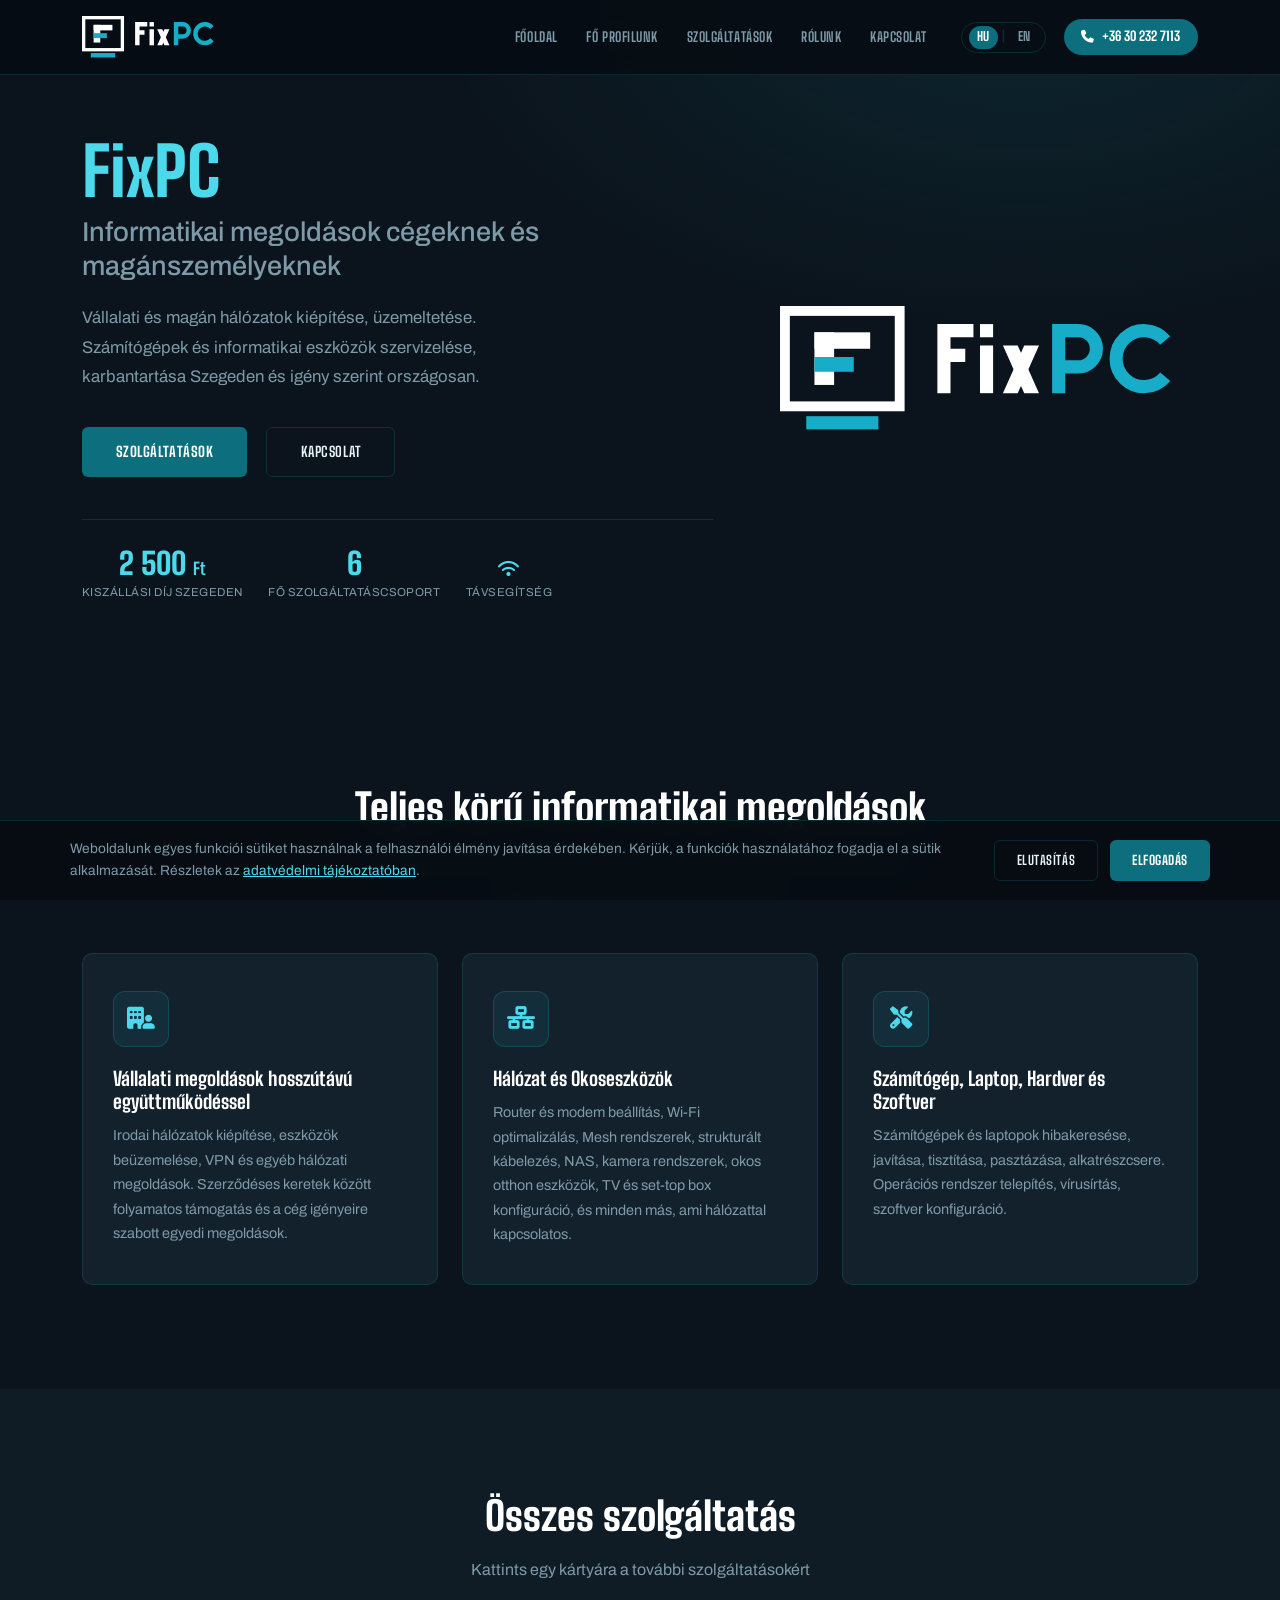
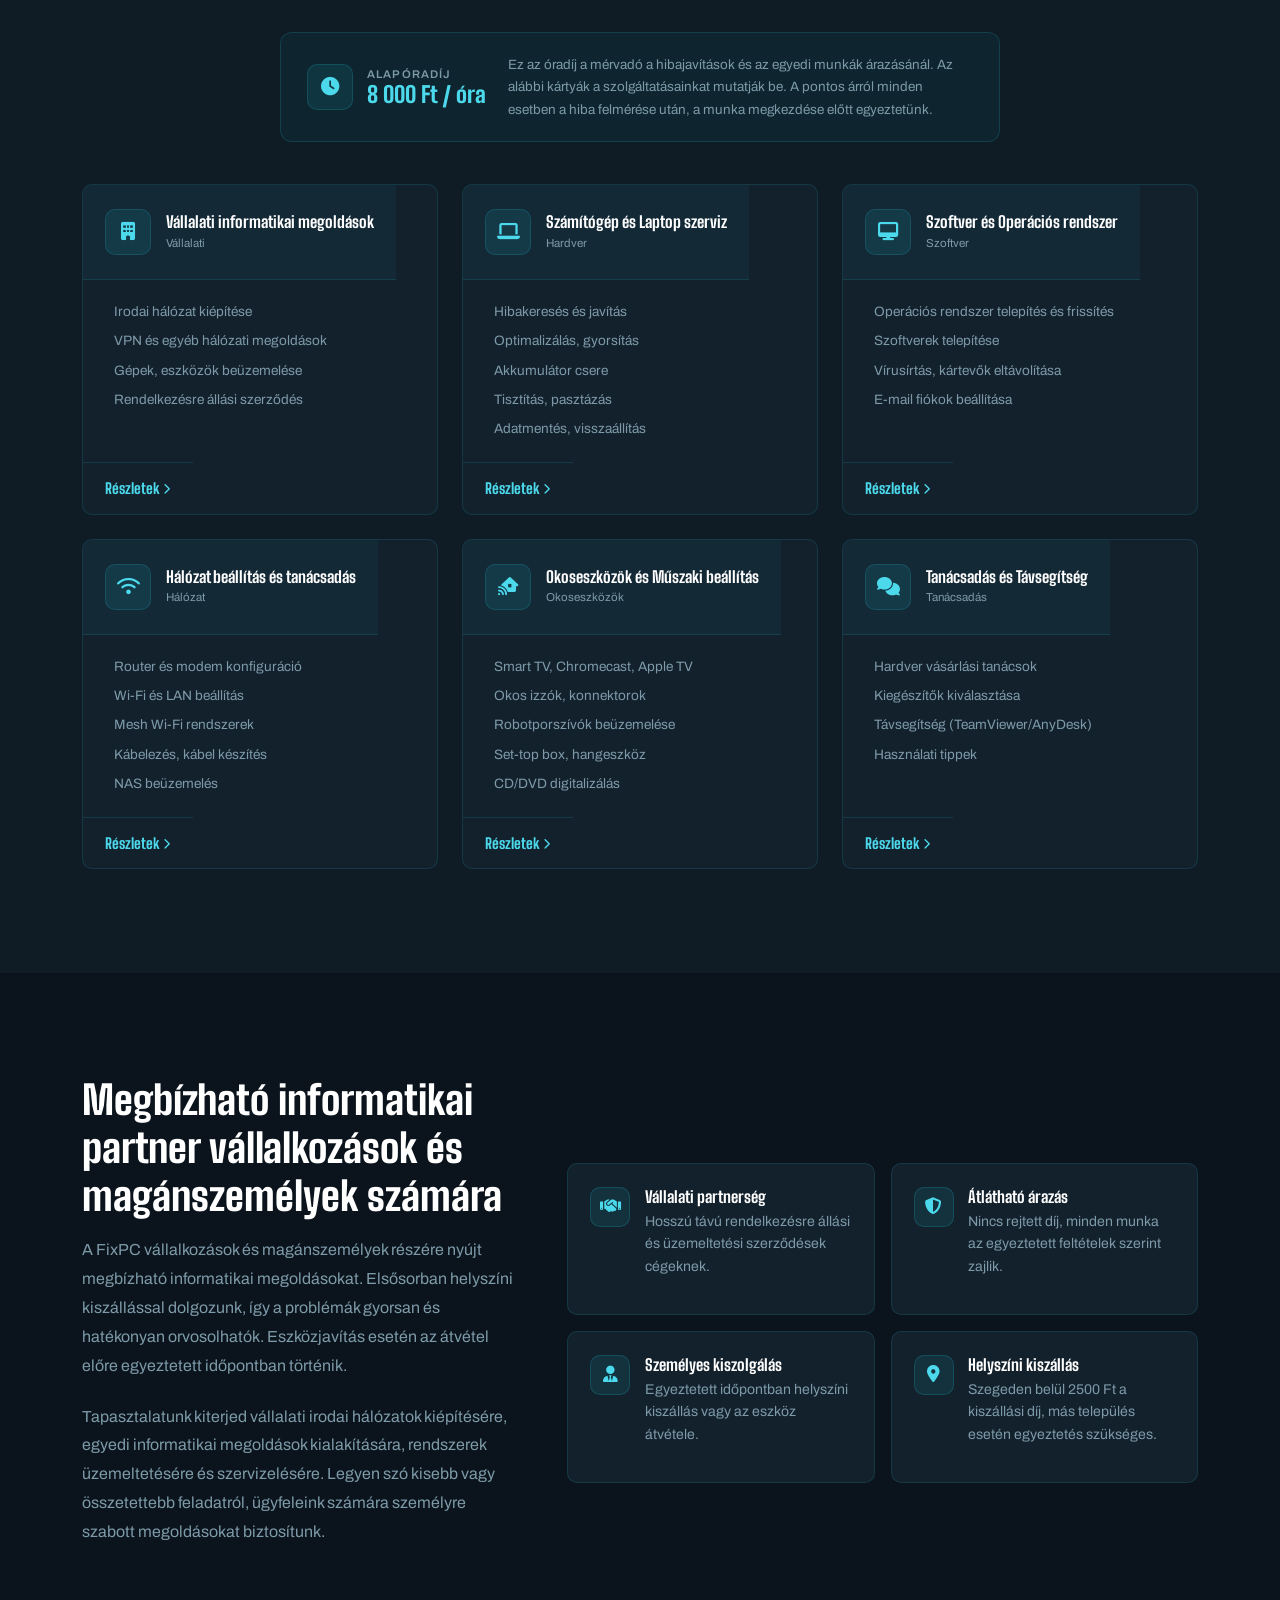
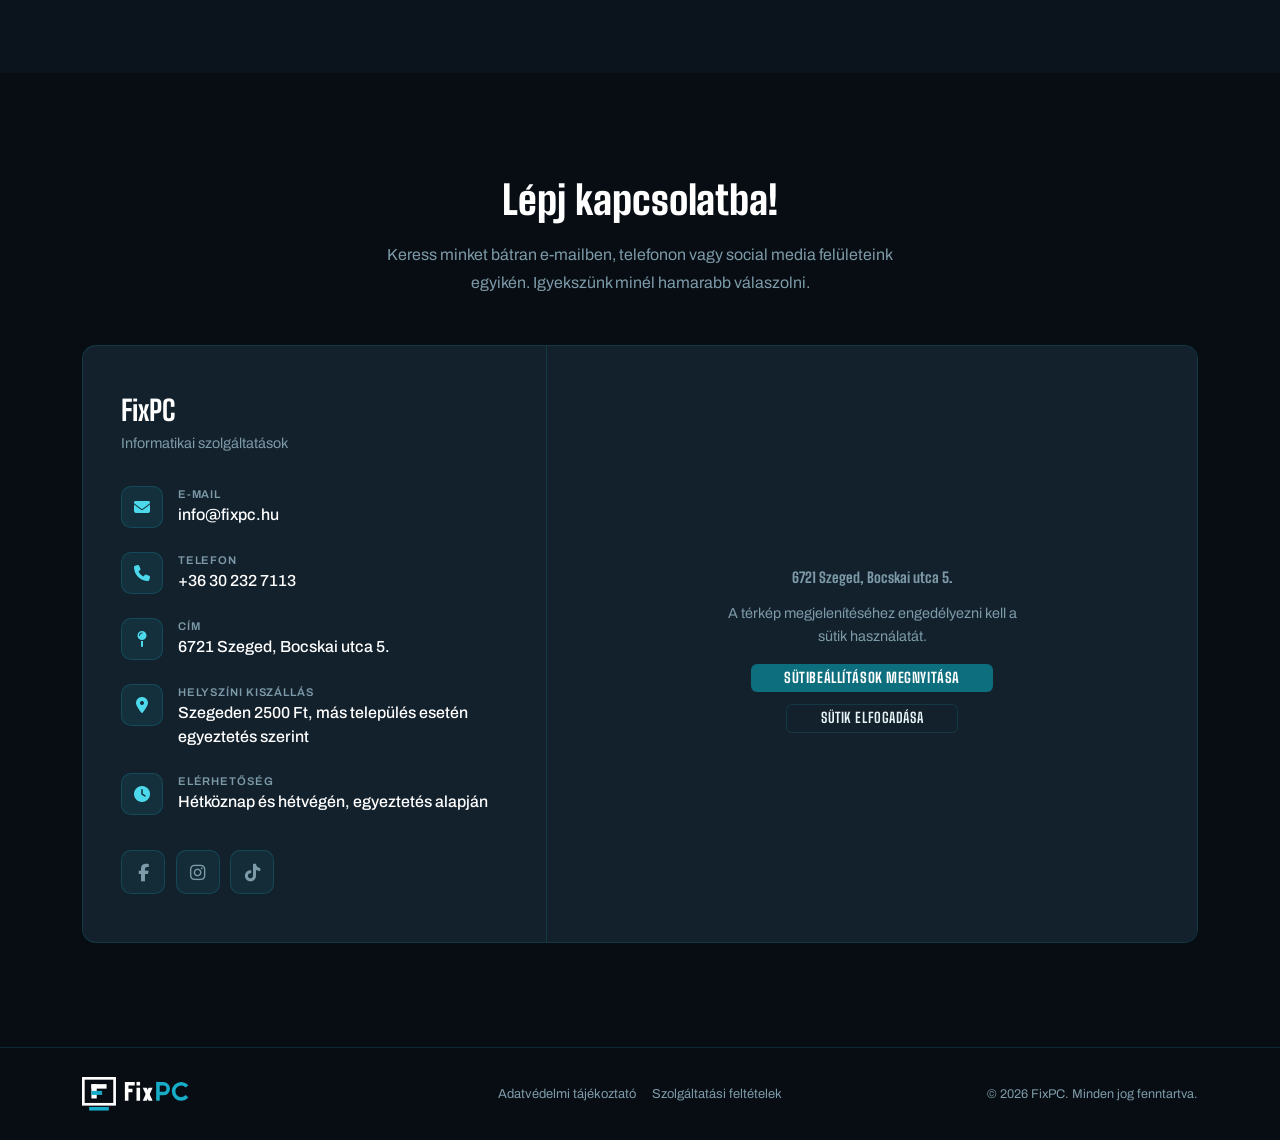
<file: index.html>
<!DOCTYPE html>
<html lang="hu">
<head>
    <meta charset="utf-8" />
    <meta name="viewport" content="width=device-width, initial-scale=1, shrink-to-fit=no" />
    <meta name="description" content="Számítógép és laptop szerviz, hálózati beállítás és IT tanácsadás magánszemélyeknek Szegeden, valamint vállalati informatikai megoldások, céges hálózatkiépítés és rendelkezésre állási szerződés cégeknek. Kiszállás Szegeden, egyeztetés alapján országosan is." />
    <meta name="keywords" content="számítógép szerviz Szeged, laptop javítás Szeged, hálózat kiépítés Szeged, IT szolgáltatás Szeged, vállalati informatikai megoldások, IT szolgáltatás cégeknek, céges hálózat kiépítés, IT support vállalkozásoknak, vállalati IT partner Szeged, okoseszköz beüzemelés, informatikai tanácsadás, távsegítség" />
    <meta name="robots" content="index, follow" />
    <meta name="author" content="FixPC" />
    <title>FixPC – IT Szolgáltatás Magánszemélyeknek és Cégeknek | Szeged</title>
    <link rel="canonical" href="https://fixpc.hu/" />
    <link rel="alternate" hreflang="hu" href="https://fixpc.hu/" />
    <link rel="alternate" hreflang="en" href="https://fixpc.hu/index-en.html" />
    <link rel="alternate" hreflang="x-default" href="https://fixpc.hu/" />

    <meta property="og:type" content="website" />
    <meta property="og:site_name" content="FixPC" />
    <meta property="og:locale" content="hu_HU" />
    <meta property="og:locale:alternate" content="en_US" />
    <meta property="og:title" content="FixPC – IT Szolgáltatás Magánszemélyeknek és Cégeknek | Szeged" />
    <meta property="og:description" content="Számítógép és laptop szerviz, hálózati beállítás és IT tanácsadás magánszemélyeknek Szegeden, valamint vállalati informatikai megoldások, céges hálózatkiépítés és rendelkezésre állási szerződés cégeknek." />
    <meta property="og:url" content="https://fixpc.hu/" />
    <meta property="og:image" content="https://fixpc.hu/assets/img/fixpc-og.png" />
    <meta name="twitter:card" content="summary_large_image" />
    <meta name="twitter:title" content="FixPC – IT Szolgáltatás Magánszemélyeknek és Cégeknek | Szeged" />
    <meta name="twitter:description" content="Számítógép és laptop szerviz, hálózati beállítás, IT tanácsadás és vállalati informatikai megoldások Szegeden." />
    <meta name="twitter:image" content="https://fixpc.hu/assets/img/fixpc-og.png" />

    <link rel="icon" type="image/x-icon" href="/favicon.ico" />
    <!-- Minden eszköz helyben tárolva – nincs külső CDN-kérés -->
    <link rel="preload" href="assets/fonts/BigShoulders-800-latin.woff2" as="font" type="font/woff2" crossorigin />
    <link rel="preload" href="assets/fonts/BigShoulders-800-latinext.woff2" as="font" type="font/woff2" crossorigin />
    <link rel="preload" href="assets/fonts/Archivo-400-latin.woff2" as="font" type="font/woff2" crossorigin />
    <link rel="preload" href="assets/fonts/Archivo-400-latinext.woff2" as="font" type="font/woff2" crossorigin />
    <link rel="stylesheet" href="vendor/bootstrap.min.css" />
    <link rel="stylesheet" href="css/fonts.css" />
    <link rel="stylesheet" href="css/fontawesome.css" />
    <link rel="stylesheet" href="css/style.css" />
    <script type="application/ld+json">
    {
        "@context": "https://schema.org",
        "@type": ["LocalBusiness", "ProfessionalService"],
        "@id": "https://fixpc.hu/#business",
        "name": "FixPC",
        "legalName": "FixPC - Szerencsés Attila e.v.",
        "description": "Számítógép és laptop szerviz, hálózati beállítás és IT tanácsadás magánszemélyeknek, valamint vállalati informatikai megoldások és céges hálózatkiépítés cégeknek Szegeden.",
        "image": "https://fixpc.hu/assets/img/fixpc-og.png",
        "logo": "https://fixpc.hu/assets/img/logo.png",
        "url": "https://fixpc.hu/",
        "telephone": "+36302327113",
        "email": "info@fixpc.hu",
        "priceRange": "8000 Ft/óra",
        "address": {
            "@type": "PostalAddress",
            "streetAddress": "Bocskai utca 5.",
            "addressLocality": "Szeged",
            "postalCode": "6721",
            "addressCountry": "HU"
        },
        "geo": {
            "@type": "GeoCoordinates",
            "latitude": 46.25757378015459,
            "longitude": 20.14565387673573
        },
        "areaServed": [
            { "@type": "City", "name": "Szeged" },
            { "@type": "Country", "name": "Magyarország" }
        ],
        "sameAs": [
            "https://www.facebook.com/FixPCSzeged/",
            "https://www.instagram.com/fixpchungary",
            "https://www.tiktok.com/@fixpchungary"
        ],
        "hasOfferCatalog": {
            "@type": "OfferCatalog",
            "name": "Szolgáltatások",
            "itemListElement": [
                { "@type": "Offer", "itemOffered": { "@type": "Service", "name": "Vállalati informatikai megoldások", "audience": { "@type": "BusinessAudience", "name": "Cégek, vállalkozások" } } },
                { "@type": "Offer", "itemOffered": { "@type": "Service", "name": "Céges hálózat kiépítés és VPN konfiguráció", "audience": { "@type": "BusinessAudience", "name": "Cégek, vállalkozások" } } },
                { "@type": "Offer", "itemOffered": { "@type": "Service", "name": "Számítógép és Laptop szerviz" } },
                { "@type": "Offer", "itemOffered": { "@type": "Service", "name": "Szoftver és Operációs rendszer telepítés" } },
                { "@type": "Offer", "itemOffered": { "@type": "Service", "name": "Hálózat beállítás és Wi-Fi optimalizálás" } },
                { "@type": "Offer", "itemOffered": { "@type": "Service", "name": "Okoseszközök és okosotthon beüzemelés" } },
                { "@type": "Offer", "itemOffered": { "@type": "Service", "name": "IT tanácsadás és távsegítség" } }
            ]
        }
    }
    </script>
</head>
<body id="page-top">
<!-- Refined-original direction: the site's original dark teal/cyan look, kept close to what was already working, with the AI-generic tells (animated grid background, generic template cards, overused default fonts) removed. Motion is intentionally minimal: a floating hero logo and standard hover feedback are the only animation. See DESIGN.md. -->

<!-- ══════════════ NAVBAR ══════════════ -->
<nav class="navbar navbar-expand-lg fixed-top" id="mainNav">
    <div class="container">
        <a class="navbar-brand" href="#page-top">
            <img src="assets/img/logo.svg" class="brand-mark" alt="FixPC" />
        </a>
        <button class="navbar-toggler" type="button" data-bs-toggle="collapse" data-bs-target="#navResp" aria-controls="navResp" aria-expanded="false" aria-label="Navigáció">
            <i class="fas fa-bars" aria-hidden="true"></i>
        </button>
        <div class="collapse navbar-collapse" id="navResp">
            <ul class="navbar-nav ms-auto py-4 py-lg-0 align-items-lg-center">
                <li class="nav-item"><a class="nav-link" href="#page-top">Főoldal</a></li>
                <li class="nav-item"><a class="nav-link" href="#services">Fő profilunk</a></li>
                <li class="nav-item"><a class="nav-link" href="#portfolio">Szolgáltatások</a></li>
                <li class="nav-item"><a class="nav-link" href="#about">Rólunk</a></li>
                <li class="nav-item"><a class="nav-link" href="#contact">Kapcsolat</a></li>
                <li class="nav-item ms-lg-2">
                    <div class="lang-toggle">
                        <a href="index.html" class="active" aria-current="true">HU</a>
                        <span>|</span>
                        <a href="index-en.html">EN</a>
                    </div>
                </li>
                <li class="nav-item">
                    <a class="nav-cta" href="tel:+36302327113"><i class="fas fa-phone" aria-hidden="true"></i> +36 30 232 7113</a>
                </li>
            </ul>
        </div>
    </div>
</nav>

<!-- ══════════════ HERO ══════════════ -->
<section id="hero">
    <div class="container">
        <div class="row align-items-center g-4 g-lg-5">

            <div class="col-lg-7">
                <div class="hero-content">
                    <h1 class="hero-title">
                        <span class="hl">FixPC</span>
                        <span class="hero-tagline">Informatikai megoldások cégeknek és magánszemélyeknek</span>
                    </h1>

                    <p class="hero-sub">
                        Vállalati és magán hálózatok kiépítése, üzemeltetése. Számítógépek és
                        informatikai eszközök szervizelése, karbantartása Szegeden és igény szerint országosan.
                    </p>
                    <div>
                        <a class="btn-main" href="#portfolio">Szolgáltatások</a>
                        <a class="btn-out"  href="#contact">Kapcsolat</a>
                    </div>
                    <div class="hero-stats">
                        <div>
                            <div class="stat-num">2 500 <span class="stat-unit">Ft</span></div>
                            <div class="stat-lbl">Kiszállási díj Szegeden</div>
                        </div>
                        <a class="hero-stat-link" href="#portfolio">
                            <div class="stat-num">6</div>
                            <div class="stat-lbl">Fő szolgáltatáscsoport</div>
                        </a>
                        <div>
                            <div class="stat-num"><i class="fas fa-wifi stat-unit" aria-hidden="true"></i></div>
                            <div class="stat-lbl">Távsegítség</div>
                        </div>
                    </div>
                </div>
            </div>

            <div class="col-lg-5 hero-logo-wrap">
                <div class="hero-logo-halo" aria-hidden="true"></div>
                <img src="assets/img/logo.svg" class="hero-logo-img" alt="FixPC" />
            </div>

        </div>
    </div>
</section>

<!-- ══════════════ SERVICES (top 3) ══════════════ -->
<section class="sec sec-paper" id="services">
    <div class="container">
        <div class="text-center mb-5 fade-in">
            <h2 class="sec-title">Teljes körű informatikai megoldások</h2>
            <p class="sec-sub">Minden egy helyen, legyen szó akár egy számítógép, laptop szervizeléséről, vagy egy teljes irodai hálózat kiépítéséről.</p>
        </div>
        <div class="row g-4 svc-grid">
            <div class="col-lg-4 fade-in">
                <div class="svc-card">
                    <div class="svc-icon"><i class="fas fa-building-user" aria-hidden="true"></i></div>
                    <h3>Vállalati megoldások hosszútávú együttműködéssel</h3>
                    <p>Irodai hálózatok kiépítése, eszközök beüzemelése, VPN és egyéb hálózati megoldások. Szerződéses keretek között folyamatos támogatás és a cég igényeire szabott egyedi megoldások.</p>
                </div>
            </div>
            <div class="col-lg-4 fade-in">
                <div class="svc-card">
                    <div class="svc-icon"><i class="fas fa-network-wired" aria-hidden="true"></i></div>
                    <h3>Hálózat és Okoseszközök</h3>
                    <p>Router és modem beállítás, Wi-Fi optimalizálás, Mesh rendszerek, strukturált kábelezés, NAS, kamera rendszerek, okos otthon eszközök, TV és set-top box konfiguráció, és minden más, ami hálózattal kapcsolatos.</p>
                </div>
            </div>
            <div class="col-lg-4 fade-in">
                <div class="svc-card">
                    <div class="svc-icon"><i class="fas fa-screwdriver-wrench" aria-hidden="true"></i></div>
                    <h3>Számítógép, Laptop, Hardver és Szoftver</h3>
                    <p>Számítógépek és laptopok hibakeresése, javítása, tisztítása, pasztázása, alkatrészcsere. Operációs rendszer telepítés, vírusírtás, szoftver konfiguráció.</p>
                </div>
            </div>
        </div>
    </div>
</section>

<!-- ══════════════ PORTFOLIO / RÉSZLETES SZOLGÁLTATÁSOK ══════════════ -->
<section class="sec sec-deep" id="portfolio">
    <div class="container">
        <div class="text-center mb-5 fade-in">
            <h2 class="sec-title">Összes szolgáltatás</h2>
            <p class="sec-sub">Kattints egy kártyára a további szolgáltatásokért</p>
        </div>

        <div class="rate-box fade-in">
            <div class="rate-main">
                <i class="fas fa-clock" aria-hidden="true"></i>
                <div>
                    <div class="rate-lbl">Alap óradíj</div>
                    <div class="rate-val">8 000 Ft / óra</div>
                </div>
            </div>
            <p class="rate-note">
                Ez az óradíj a mérvadó a hibajavítások és az egyedi munkák árazásánál.
                Az alábbi kártyák a szolgáltatásainkat mutatják be. A pontos árról minden esetben
                a hiba felmérése után, a munka megkezdése előtt egyeztetünk.
            </p>
        </div>

        <div class="row g-4" id="portfolio-grid">

            <!-- ── Kártya 6: Vállalati ── -->
            <div class="col-lg-4 col-md-6 portfolio-item fade-in">
                <button type="button" class="p-card" data-bs-toggle="modal" data-bs-target="#m6">
                    <div class="p-card-head">
                        <div class="p-card-icon"><i class="fas fa-building" aria-hidden="true"></i></div>
                        <div>
                            <h3>Vállalati informatikai megoldások</h3>
                            <div class="cat">Vállalati</div>
                        </div>
                    </div>
                    <div class="p-card-body">
                        <ul>
                            <li><i class="fas fa-check" aria-hidden="true"></i>Irodai hálózat kiépítése</li>
                            <li><i class="fas fa-check" aria-hidden="true"></i>VPN és egyéb hálózati megoldások</li>
                            <li><i class="fas fa-check" aria-hidden="true"></i>Gépek, eszközök beüzemelése</li>
                            <li><i class="fas fa-check" aria-hidden="true"></i>Rendelkezésre állási szerződés</li>
                        </ul>
                    </div>
                    <div class="p-card-foot">
                        <span class="details-link">Részletek <i class="fas fa-chevron-right fa-xs" aria-hidden="true"></i></span>
                    </div>
                </button>
            </div>

            <!-- ── Kártya 1: Hardver szerviz ── -->
            <div class="col-lg-4 col-md-6 portfolio-item fade-in">
                <button type="button" class="p-card" data-bs-toggle="modal" data-bs-target="#m1">
                    <div class="p-card-head">
                        <div class="p-card-icon"><i class="fas fa-laptop" aria-hidden="true"></i></div>
                        <div>
                            <h3>Számítógép és Laptop szerviz</h3>
                            <div class="cat">Hardver</div>
                        </div>
                    </div>
                    <div class="p-card-body">
                        <ul>
                            <li><i class="fas fa-check" aria-hidden="true"></i>Hibakeresés és javítás</li>
                            <li><i class="fas fa-check" aria-hidden="true"></i>Optimalizálás, gyorsítás</li>
                            <li><i class="fas fa-check" aria-hidden="true"></i>Akkumulátor csere</li>
                            <li><i class="fas fa-check" aria-hidden="true"></i>Tisztítás, pasztázás</li>
                            <li><i class="fas fa-check" aria-hidden="true"></i>Adatmentés, visszaállítás</li>
                        </ul>
                    </div>
                    <div class="p-card-foot">
                        <span class="details-link">Részletek <i class="fas fa-chevron-right fa-xs" aria-hidden="true"></i></span>
                    </div>
                </button>
            </div>

            <!-- ── Kártya 2: Szoftver és Operációs rendszer ── -->
            <div class="col-lg-4 col-md-6 portfolio-item fade-in">
                <button type="button" class="p-card" data-bs-toggle="modal" data-bs-target="#m2">
                    <div class="p-card-head">
                        <div class="p-card-icon"><i class="fas fa-desktop" aria-hidden="true"></i></div>
                        <div>
                            <h3>Szoftver és Operációs rendszer</h3>
                            <div class="cat">Szoftver</div>
                        </div>
                    </div>
                    <div class="p-card-body">
                        <ul>
                            <li><i class="fas fa-check" aria-hidden="true"></i>Operációs rendszer telepítés és frissítés</li>
                            <li><i class="fas fa-check" aria-hidden="true"></i>Szoftverek telepítése</li>
                            <li><i class="fas fa-check" aria-hidden="true"></i>Vírusírtás, kártevők eltávolítása</li>
                            <li><i class="fas fa-check" aria-hidden="true"></i>E-mail fiókok beállítása</li>
                        </ul>
                    </div>
                    <div class="p-card-foot">
                        <span class="details-link">Részletek <i class="fas fa-chevron-right fa-xs" aria-hidden="true"></i></span>
                    </div>
                </button>
            </div>

            <!-- ── Kártya 3: Hálózat ── -->
            <div class="col-lg-4 col-md-6 portfolio-item fade-in">
                <button type="button" class="p-card" data-bs-toggle="modal" data-bs-target="#m3">
                    <div class="p-card-head">
                        <div class="p-card-icon"><i class="fas fa-wifi" aria-hidden="true"></i></div>
                        <div>
                            <h3>Hálózat beállítás és tanácsadás</h3>
                            <div class="cat">Hálózat</div>
                        </div>
                    </div>
                    <div class="p-card-body">
                        <ul>
                            <li><i class="fas fa-check" aria-hidden="true"></i>Router és modem konfiguráció</li>
                            <li><i class="fas fa-check" aria-hidden="true"></i>Wi-Fi és LAN beállítás</li>
                            <li><i class="fas fa-check" aria-hidden="true"></i>Mesh Wi-Fi rendszerek</li>
                            <li><i class="fas fa-check" aria-hidden="true"></i>Kábelezés, kábel készítés</li>
                            <li><i class="fas fa-check" aria-hidden="true"></i>NAS beüzemelés</li>
                        </ul>
                    </div>
                    <div class="p-card-foot">
                        <span class="details-link">Részletek <i class="fas fa-chevron-right fa-xs" aria-hidden="true"></i></span>
                    </div>
                </button>
            </div>

            <!-- ── Kártya 4: Okoseszközök ── -->
            <div class="col-lg-4 col-md-6 portfolio-item fade-in">
                <button type="button" class="p-card" data-bs-toggle="modal" data-bs-target="#m4">
                    <div class="p-card-head">
                        <div class="p-card-icon"><i class="fas fa-house-signal" aria-hidden="true"></i></div>
                        <div>
                            <h3>Okoseszközök és Műszaki beállítás</h3>
                            <div class="cat">Okoseszközök</div>
                        </div>
                    </div>
                    <div class="p-card-body">
                        <ul>
                            <li><i class="fas fa-check" aria-hidden="true"></i>Smart TV, Chromecast, Apple TV</li>
                            <li><i class="fas fa-check" aria-hidden="true"></i>Okos izzók, konnektorok</li>
                            <li><i class="fas fa-check" aria-hidden="true"></i>Robotporszívók beüzemelése</li>
                            <li><i class="fas fa-check" aria-hidden="true"></i>Set-top box, hangeszköz</li>
                            <li><i class="fas fa-check" aria-hidden="true"></i>CD/DVD digitalizálás</li>
                        </ul>
                    </div>
                    <div class="p-card-foot">
                        <span class="details-link">Részletek <i class="fas fa-chevron-right fa-xs" aria-hidden="true"></i></span>
                    </div>
                </button>
            </div>

            <!-- ── Kártya 5: Tanácsadás & Távsegítség ── -->
            <div class="col-lg-4 col-md-6 portfolio-item fade-in">
                <button type="button" class="p-card" data-bs-toggle="modal" data-bs-target="#m5">
                    <div class="p-card-head">
                        <div class="p-card-icon"><i class="fas fa-comments" aria-hidden="true"></i></div>
                        <div>
                            <h3>Tanácsadás és Távsegítség</h3>
                            <div class="cat">Tanácsadás</div>
                        </div>
                    </div>
                    <div class="p-card-body">
                        <ul>
                            <li><i class="fas fa-check" aria-hidden="true"></i>Hardver vásárlási tanácsok</li>
                            <li><i class="fas fa-check" aria-hidden="true"></i>Kiegészítők kiválasztása</li>
                            <li><i class="fas fa-check" aria-hidden="true"></i>Távsegítség (TeamViewer/AnyDesk)</li>
                            <li><i class="fas fa-check" aria-hidden="true"></i>Használati tippek</li>
                        </ul>
                    </div>
                    <div class="p-card-foot">
                        <span class="details-link">Részletek <i class="fas fa-chevron-right fa-xs" aria-hidden="true"></i></span>
                    </div>
                </button>
            </div>

        </div><!-- /portfolio-grid -->
    </div>
</section>

<!-- ══════════════ ABOUT / GARANCIÁK ══════════════ -->
<section class="sec sec-paper" id="about">
    <div class="container">
        <div class="row align-items-center g-5">
            <div class="col-lg-5 fade-in about-copy">
                <h2 class="sec-title">Megbízható informatikai partner vállalkozások és magánszemélyek számára</h2>
                <p>
                    A FixPC vállalkozások és magánszemélyek részére nyújt megbízható informatikai
                    megoldásokat. Elsősorban helyszíni kiszállással dolgozunk, így a problémák
                    gyorsan és hatékonyan orvosolhatók. Eszközjavítás esetén az átvétel előre
                    egyeztetett időpontban történik.
                </p>
                <p>
                    Tapasztalatunk kiterjed vállalati irodai hálózatok kiépítésére, egyedi informatikai
                    megoldások kialakítására, rendszerek üzemeltetésére és szervizelésére. Legyen szó
                    kisebb vagy összetettebb feladatról, ügyfeleink számára személyre szabott megoldásokat
                    biztosítunk.
                </p>
            </div>
            <div class="col-lg-7 fade-in">
                <div class="row g-3">
                    <div class="col-sm-6">
                        <div class="about-card">
                            <div class="check-badge"><i class="fas fa-handshake" aria-hidden="true"></i></div>
                            <div>
                                <h3>Vállalati partnerség</h3>
                                <p>Hosszú távú rendelkezésre állási és üzemeltetési szerződések cégeknek.</p>
                            </div>
                        </div>
                    </div>
                    <div class="col-sm-6">
                        <div class="about-card">
                            <div class="check-badge"><i class="fas fa-shield-halved" aria-hidden="true"></i></div>
                            <div>
                                <h3>Átlátható árazás</h3>
                                <p>Nincs rejtett díj, minden munka az egyeztetett feltételek szerint zajlik.</p>
                            </div>
                        </div>
                    </div>
                    <div class="col-sm-6">
                        <div class="about-card">
                            <div class="check-badge"><i class="fas fa-user-tie" aria-hidden="true"></i></div>
                            <div>
                                <h3>Személyes kiszolgálás</h3>
                                <p>Egyeztetett időpontban helyszíni kiszállás vagy az eszköz átvétele.</p>
                            </div>
                        </div>
                    </div>
                    <div class="col-sm-6">
                        <div class="about-card">
                            <div class="check-badge"><i class="fas fa-location-dot" aria-hidden="true"></i></div>
                            <div>
                                <h3>Helyszíni kiszállás</h3>
                                <p>Szegeden belül 2500 Ft a kiszállási díj, más település esetén egyeztetés szükséges.</p>
                            </div>
                        </div>
                    </div>
                </div>
            </div>
        </div>
    </div>
</section>

<!-- ══════════════ CONTACT ══════════════ -->
<section class="sec sec-night" id="contact">
    <div class="container">
        <div class="text-center mb-5 fade-in">
            <h2 class="sec-title">Lépj kapcsolatba!</h2>
            <p class="sec-sub">Keress minket bátran e-mailben, telefonon vagy social media felületeink egyikén. Igyekszünk minél hamarabb válaszolni.</p>
        </div>

        <div class="contact-wrap fade-in">
            <div class="row g-0">
                <!-- Bal panel -->
                <div class="col-lg-5">
                    <div class="c-panel-left h-100">
                        <h3>FixPC</h3>
                        <p class="c-sub">Informatikai szolgáltatások</p>

                        <div class="c-item">
                            <div class="c-icon"><i class="fas fa-envelope" aria-hidden="true"></i></div>
                            <div>
                                <div class="c-lbl">E-mail</div>
                                <div class="c-val"><a href="mailto:info@fixpc.hu">info@fixpc.hu</a></div>
                            </div>
                        </div>
                        <div class="c-item">
                            <div class="c-icon"><i class="fas fa-phone" aria-hidden="true"></i></div>
                            <div>
                                <div class="c-lbl">Telefon</div>
                                <div class="c-val"><a href="tel:+36302327113">+36 30 232 7113</a></div>
                            </div>
                        </div>
                        <div class="c-item">
                            <div class="c-icon"><i class="fas fa-map-pin" aria-hidden="true"></i></div>
                            <div>
                                <div class="c-lbl">Cím</div>
                                <div class="c-val">6721 Szeged, Bocskai utca 5.</div>
                            </div>
                        </div>
                        <div class="c-item">
                            <div class="c-icon"><i class="fas fa-location-dot" aria-hidden="true"></i></div>
                            <div>
                                <div class="c-lbl">Helyszíni kiszállás</div>
                                <div class="c-val">Szegeden 2500 Ft, más település esetén egyeztetés szerint</div>
                            </div>
                        </div>
                        <div class="c-item">
                            <div class="c-icon"><i class="fas fa-clock" aria-hidden="true"></i></div>
                            <div>
                                <div class="c-lbl">Elérhetőség</div>
                                <div class="c-val">Hétköznap és hétvégén, egyeztetés alapján</div>
                            </div>
                        </div>

                        <div class="social-row">
                            <a href="https://www.facebook.com/FixPCSzeged/" target="_blank" rel="noopener" class="soc-btn" title="Facebook" aria-label="FixPC Facebook oldala">
                                <i class="fab fa-facebook-f" aria-hidden="true"></i>
                            </a>
                            <a href="https://www.instagram.com/fixpchungary" target="_blank" rel="noopener" class="soc-btn" title="Instagram" aria-label="FixPC Instagram oldala">
                                <i class="fab fa-instagram" aria-hidden="true"></i>
                            </a>
                            <a href="https://www.tiktok.com/@fixpchungary" target="_blank" rel="noopener" class="soc-btn" title="TikTok" aria-label="FixPC TikTok oldala">
                                <i class="fab fa-tiktok" aria-hidden="true"></i>
                            </a>
                        </div>
                    </div>
                </div>
                <!-- Jobb panel -->
                <div class="col-lg-7">
                    <div class="c-panel-right c-panel-map h-100">
                        <div class="map-wrap">
                            <div class="map-consent" id="mapConsent">
                                <i class="fas fa-map-location-dot" aria-hidden="true"></i>
                                <p class="map-consent-address">6721 Szeged, Bocskai utca 5.</p>
                                <p>A térkép megjelenítéséhez engedélyezni kell a sütik használatát.</p>
                                <button type="button" class="btn-main" id="mapConsentBtn">Sütibeállítások megnyitása</button>
                                <button type="button" class="btn-out" id="mapConsentAcceptBtn">Sütik elfogadása</button>
                            </div>
                            <button type="button" class="map-wake" data-map-wake aria-label="Térkép aktiválása görgetéshez">
                                <i class="fas fa-location-dot" aria-hidden="true"></i>
                            </button>
                            <iframe
                                id="mapIframe"
                                data-src="https://www.google.com/maps/embed?pb=!1m18!1m12!1m3!1d2758.6304571776454!2d20.14565387673573!3d46.25757378015459!2m3!1f0!2f0!3f0!3m2!1i1024!2i768!4f13.1!3m3!1m2!1s0x4744880cb0ceeddf%3A0xbdc6b4c98947dcdf!2sSzeged%2C%20Bocskai%20u.%205%2C%206721!5e0!3m2!1shu!2shu!4v1785677727695!5m2!1shu!2shu"
                                title="FixPC, 6721 Szeged, Bocskai utca 5. térkép"
                                loading="lazy"
                                allowfullscreen
                                referrerpolicy="strict-origin-when-cross-origin"></iframe>
                        </div>
                    </div>
                </div>
            </div>
        </div>
    </div>
</section>

<!-- ══════════════ FOOTER ══════════════ -->
<footer>
    <div class="container">
        <div class="row align-items-center g-3">
            <div class="col-md-3 foot-logo">
                <a href="index.html" class="foot-logo">
                    <img src="assets/img/logo.svg" alt="FixPC" />
                </a>
            </div>
            <div class="col-md-6 text-center">
                <div class="foot-links justify-content-center d-flex flex-wrap gap-3">
                    <a href="privacy-policy.html">Adatvédelmi tájékoztató</a>
                    <a href="terms.html">Szolgáltatási feltételek</a>
                </div>
            </div>
            <div class="col-md-3 text-md-end">
                <div class="foot-copy">© <span id="year"></span> FixPC. Minden jog fenntartva.</div>
            </div>
        </div>
    </div>
</footer>

<!-- Mobil hívógomb -->
<a class="tap-call" href="tel:+36302327113" aria-label="Hívás: +36 30 232 7113">
    <i class="fas fa-phone" aria-hidden="true"></i>
</a>

<!-- ══════════════ COOKIE BANNER ══════════════ -->
<div class="consent-bar" id="consentBar" role="dialog" aria-live="polite" aria-label="Sütik kezelése">
    <div class="consent-bar-inner">
        <p>Weboldalunk egyes funkciói sütiket használnak a felhasználói élmény javítása érdekében. Kérjük, a funkciók használatához fogadja el a sütik alkalmazását. Részletek az <a href="privacy-policy.html">adatvédelmi tájékoztatóban</a>.</p>
        <div class="consent-bar-actions">
            <button type="button" class="btn-out" id="consentReject">Elutasítás</button>
            <button type="button" class="btn-main" id="consentAccept">Elfogadás</button>
        </div>
    </div>
</div>

<!-- ══════════════ MODALS ══════════════ -->

<!-- M1: Számítógép & Laptop szerviz -->
<div class="modal fade portfolio-modal" id="m1" tabindex="-1" aria-hidden="true" aria-labelledby="m1Title">
    <div class="modal-dialog modal-dialog-centered modal-dialog-scrollable">
        <div class="modal-content">
            <div class="modal-header">
                <div style="display:flex;align-items:center;gap:.9rem">
                    <div class="p-card-icon"><i class="fas fa-laptop" aria-hidden="true"></i></div>
                    <h2 class="modal-title" id="m1Title">Számítógép és Laptop szerviz</h2>
                </div>
                <button type="button" class="btn-close" data-bs-dismiss="modal" aria-label="Bezárás"></button>
            </div>
            <div class="modal-body">
                <p class="modal-intro">Teljes körű hardver szerviz számítógépekhez és laptopokhoz.</p>
                <div class="svc-group-label">Hibaelhárítás</div>
                <div class="svc-line">
                    <div class="svc-line-name"><i class="fas fa-magnifying-glass" aria-hidden="true"></i>Hibakeresés és diagnosztika</div>
                </div>
                <div class="svc-line">
                    <div class="svc-line-name"><i class="fas fa-wrench" aria-hidden="true"></i>Javítás</div>
                </div>
                <div class="svc-line">
                    <div class="svc-line-name"><i class="fas fa-gauge-high" aria-hidden="true"></i>Számítógép / laptop optimalizálása, gyorsítása</div>
                </div>
                <div class="svc-group-label">Karbantartás</div>
                <div class="svc-line">
                    <div class="svc-line-name"><i class="fas fa-battery-half" aria-hidden="true"></i>Laptop akkumulátor csere</div>
                </div>
                <div class="svc-line">
                    <div class="svc-line-name"><i class="fas fa-microchip" aria-hidden="true"></i>Hardver csere / bővítés (RAM, SSD stb.)</div>
                </div>
                <div class="svc-line">
                    <div class="svc-line-name"><i class="fas fa-broom" aria-hidden="true"></i>Belső tisztítás (por eltávolítás)</div>
                </div>
                <div class="svc-line">
                    <div class="svc-line-name"><i class="fas fa-temperature-half" aria-hidden="true"></i>Termikus paszta csere (pasztázás)</div>
                </div>
                <div class="svc-group-label">Adatmentés</div>
                <div class="svc-line">
                    <div class="svc-line-name"><i class="fas fa-hard-drive" aria-hidden="true"></i>Adatmentés (meglévő meghajtóról)</div>
                </div>
                <div class="svc-line">
                    <div class="svc-line-name"><i class="fas fa-rotate-left" aria-hidden="true"></i>Adatvisszaállítás (törölt / sérült)</div>
                </div>
                <div class="modal-callout">
                    <i class="fas fa-info-circle me-1" aria-hidden="true"></i>
                    <strong>Kiszállás Szegeden belül: 2 500 Ft.</strong> Alap óradíj: 8 000 Ft / óra, az alkatrészek ára ezen felül értendő. A pontos árról a hiba felmérése után, a munka megkezdése előtt egyeztetünk.
                </div>
                <a class="modal-contact-cta" href="#contact"><i class="fas fa-envelope" aria-hidden="true"></i>Kapcsolatfelvétel</a>
            </div>
        </div>
    </div>
</div>

<!-- M2: Szoftver és Operációs rendszer -->
<div class="modal fade portfolio-modal" id="m2" tabindex="-1" aria-hidden="true" aria-labelledby="m2Title">
    <div class="modal-dialog modal-dialog-centered modal-dialog-scrollable">
        <div class="modal-content">
            <div class="modal-header">
                <div style="display:flex;align-items:center;gap:.9rem">
                    <div class="p-card-icon"><i class="fas fa-desktop" aria-hidden="true"></i></div>
                    <h2 class="modal-title" id="m2Title">Szoftver és Operációs rendszer</h2>
                </div>
                <button type="button" class="btn-close" data-bs-dismiss="modal" aria-label="Bezárás"></button>
            </div>
            <div class="modal-body">
                <p class="modal-intro">Szoftver telepítéstől a vírusírtáson át az e-mail beállításig minden, Windows és Linux rendszereken egyaránt.</p>
                <div class="svc-line">
                    <div class="svc-line-name"><i class="fas fa-download" aria-hidden="true"></i>Operációs rendszer telepítés (Windows / Linux)</div>
                </div>
                <div class="svc-line">
                    <div class="svc-line-name"><i class="fas fa-arrow-up-right-dots" aria-hidden="true"></i>Operációs rendszer frissítés, migráció</div>
                </div>
                <div class="svc-line">
                    <div class="svc-line-name"><i class="fas fa-compact-disc" aria-hidden="true"></i>Szoftverek telepítése és beállítása (Office, böngésző stb.)</div>
                </div>
                <div class="svc-line">
                    <div class="svc-line-name"><i class="fas fa-shield-virus" aria-hidden="true"></i>Vírusírtás, kártevők teljes eltávolítása</div>
                </div>
                <div class="svc-line">
                    <div class="svc-line-name"><i class="fas fa-envelope-circle-check" aria-hidden="true"></i>E-mail fiók beállítása (Outlook, Gmail, IMAP/POP)</div>
                </div>
                <div class="modal-callout">
                    <i class="fas fa-info-circle me-1" aria-hidden="true"></i>
                    <strong>Kiszállás Szegeden belül: 2 500 Ft.</strong> Alap óradíj: 8 000 Ft / óra, az alkatrészek ára ezen felül értendő. A pontos árról a hiba felmérése után, a munka megkezdése előtt egyeztetünk.
                </div>
                <a class="modal-contact-cta" href="#contact"><i class="fas fa-envelope" aria-hidden="true"></i>Kapcsolatfelvétel</a>
            </div>
        </div>
    </div>
</div>

<!-- M3: Hálózat -->
<div class="modal fade portfolio-modal" id="m3" tabindex="-1" aria-hidden="true" aria-labelledby="m3Title">
    <div class="modal-dialog modal-dialog-centered modal-dialog-scrollable">
        <div class="modal-content">
            <div class="modal-header">
                <div style="display:flex;align-items:center;gap:.9rem">
                    <div class="p-card-icon"><i class="fas fa-wifi" aria-hidden="true"></i></div>
                    <h2 class="modal-title" id="m3Title">Hálózat beállítás és tanácsadás</h2>
                </div>
                <button type="button" class="btn-close" data-bs-dismiss="modal" aria-label="Bezárás"></button>
            </div>
            <div class="modal-body">
                <p class="modal-intro">Otthoni és irodai hálózatok tervezése, kiépítése és konfigurálása, az egyszerű router beállítástól a komplex Mesh rendszerig.</p>
                <div class="svc-group-label">Wi-Fi és lefedettség</div>
                <div class="svc-line">
                    <div class="svc-line-name"><i class="fas fa-tower-broadcast" aria-hidden="true"></i>Router / modem konfiguráció</div>
                </div>
                <div class="svc-line">
                    <div class="svc-line-name"><i class="fas fa-wifi" aria-hidden="true"></i>Wi-Fi optimalizálás, csatorna beállítás</div>
                </div>
                <div class="svc-line">
                    <div class="svc-line-name"><i class="fas fa-circle-nodes" aria-hidden="true"></i>Mesh Wi-Fi rendszer beüzemelése</div>
                </div>
                <div class="svc-line">
                    <div class="svc-line-name"><i class="fas fa-signal" aria-hidden="true"></i>Wi-Fi hatótáv növelése (repeater, access point)</div>
                </div>
                <div class="svc-group-label">Vezetékes hálózat</div>
                <div class="svc-line">
                    <div class="svc-line-name"><i class="fas fa-ethernet" aria-hidden="true"></i>LAN hálózat kiépítése</div>
                </div>
                <div class="svc-line">
                    <div class="svc-line-name"><i class="fas fa-cable-car" aria-hidden="true"></i>Kábelezés, UTP kábel készítés, elvezetés</div>
                </div>
                <div class="svc-group-label">Csatlakoztatott eszközök</div>
                <div class="svc-line">
                    <div class="svc-line-name"><i class="fas fa-plug" aria-hidden="true"></i>Nyomtató / okoseszköz hálózatra csatlakoztatása</div>
                </div>
                <div class="svc-line">
                    <div class="svc-line-name"><i class="fas fa-camera" aria-hidden="true"></i>Kamera rendszerhez hálózati beállítások</div>
                </div>
                <div class="svc-line">
                    <div class="svc-line-name"><i class="fas fa-server" aria-hidden="true"></i>NAS beüzemelés</div>
                </div>
                <div class="modal-callout">
                    <i class="fas fa-info-circle me-1" aria-hidden="true"></i>
                    <strong>Kiszállás Szegeden belül: 2 500 Ft.</strong> Alap óradíj: 8 000 Ft / óra, az alkatrészek ára ezen felül értendő. A pontos árról a hiba felmérése után, a munka megkezdése előtt egyeztetünk. Összetettebb hálózati projekteknél egyedi árajánlatot adunk.
                </div>
                <a class="modal-contact-cta" href="#contact"><i class="fas fa-envelope" aria-hidden="true"></i>Kapcsolatfelvétel</a>
            </div>
        </div>
    </div>
</div>

<!-- M4: Okoseszközök -->
<div class="modal fade portfolio-modal" id="m4" tabindex="-1" aria-hidden="true" aria-labelledby="m4Title">
    <div class="modal-dialog modal-dialog-centered modal-dialog-scrollable">
        <div class="modal-content">
            <div class="modal-header">
                <div style="display:flex;align-items:center;gap:.9rem">
                    <div class="p-card-icon"><i class="fas fa-house-signal" aria-hidden="true"></i></div>
                    <h2 class="modal-title" id="m4Title">Okoseszközök és Műszaki beállítások</h2>
                </div>
                <button type="button" class="btn-close" data-bs-dismiss="modal" aria-label="Bezárás"></button>
            </div>
            <div class="modal-body">
                <p class="modal-intro">Modern okoseszközök beüzemelése és konfigurálása, hogy minden a helyén legyen.</p>
                <div class="svc-group-label">Szórakoztató elektronika</div>
                <div class="svc-line">
                    <div class="svc-line-name"><i class="fas fa-tv" aria-hidden="true"></i>TV / Smart TV bekonfigurálás, alkalmazások beállítása</div>
                </div>
                <div class="svc-line">
                    <div class="svc-line-name"><i class="fas fa-satellite-dish" aria-hidden="true"></i>Set-top box, hangeszköz beállítás</div>
                </div>
                <div class="svc-line">
                    <div class="svc-line-name"><i class="fab fa-chromecast" style="font-size:.82rem" aria-hidden="true"></i>Chromecast / Apple TV / Android TV beállítás</div>
                </div>
                <div class="svc-line">
                    <div class="svc-line-name"><i class="fas fa-compact-disc" aria-hidden="true"></i>CD / DVD digitalizálás</div>
                </div>
                <div class="svc-group-label">Okosotthon</div>
                <div class="svc-line">
                    <div class="svc-line-name"><i class="fas fa-lightbulb" aria-hidden="true"></i>Okos izzók, okos konnektorok beüzemelése</div>
                </div>
                <div class="svc-line">
                    <div class="svc-line-name"><i class="fas fa-robot" aria-hidden="true"></i>Robotporszívó beüzemelése, térképezése</div>
                </div>
                <div class="svc-line">
                    <div class="svc-line-name"><i class="fas fa-home" aria-hidden="true"></i>Egyéb okoseszközök konfigurálása</div>
                </div>
                <div class="modal-callout">
                    <i class="fas fa-info-circle me-1" aria-hidden="true"></i>
                    <strong>Kiszállás Szegeden belül: 2 500 Ft.</strong> Alap óradíj: 8 000 Ft / óra, az alkatrészek ára ezen felül értendő. A pontos árról a hiba felmérése után, a munka megkezdése előtt egyeztetünk.
                </div>
                <a class="modal-contact-cta" href="#contact"><i class="fas fa-envelope" aria-hidden="true"></i>Kapcsolatfelvétel</a>
            </div>
        </div>
    </div>
</div>

<!-- M5: Tanácsadás & Távsegítség -->
<div class="modal fade portfolio-modal" id="m5" tabindex="-1" aria-hidden="true" aria-labelledby="m5Title">
    <div class="modal-dialog modal-dialog-centered modal-dialog-scrollable">
        <div class="modal-content">
            <div class="modal-header">
                <div style="display:flex;align-items:center;gap:.9rem">
                    <div class="p-card-icon"><i class="fas fa-comments" aria-hidden="true"></i></div>
                    <h2 class="modal-title" id="m5Title">Tanácsadás és Távsegítség</h2>
                </div>
                <button type="button" class="btn-close" data-bs-dismiss="modal" aria-label="Bezárás"></button>
            </div>
            <div class="modal-body">
                <p class="modal-intro">Vásárlás előtt állsz? Segítségre van szükséged? Szívesen segítünk megtalálni a számodra ideális megoldást.</p>
                <div class="svc-line">
                    <div class="svc-line-name"><i class="fas fa-laptop" aria-hidden="true"></i>Számítógép / laptop vásárlási tanácsadás</div>
                </div>
                <div class="svc-line">
                    <div class="svc-line-name"><i class="fas fa-memory" aria-hidden="true"></i>Hardver / kiegészítő kiválasztása (RAM, SSD, monitor stb.)</div>
                </div>
                <div class="svc-line">
                    <div class="svc-line-name"><i class="fas fa-lightbulb" aria-hidden="true"></i>Általános informatikai tippek, optimalizálás</div>
                </div>
                <div class="svc-line">
                    <div class="svc-line-name"><i class="fas fa-display" aria-hidden="true"></i>Távsegítség TeamViewer / AnyDesk segítségével</div>
                </div>
                <div class="modal-callout is-warning">
                    <div class="callout-flag"><i class="fas fa-exclamation-circle" aria-hidden="true"></i>Figyelem</div>
                    <strong>Távsegítség:</strong> Meglévő ügyfelek részére, vagy előzetes konzultáció után érhető el. Új ügyfeleknek először személyes vagy telefonos egyeztetést javaslunk.
                </div>
                <a class="modal-contact-cta" href="#contact"><i class="fas fa-envelope" aria-hidden="true"></i>Kapcsolatfelvétel</a>
            </div>
        </div>
    </div>
</div>

<!-- M6: Vállalati -->
<div class="modal fade portfolio-modal" id="m6" tabindex="-1" aria-hidden="true" aria-labelledby="m6Title">
    <div class="modal-dialog modal-dialog-centered modal-dialog-scrollable">
        <div class="modal-content">
            <div class="modal-header">
                <div style="display:flex;align-items:center;gap:.9rem">
                    <div class="p-card-icon"><i class="fas fa-building" aria-hidden="true"></i></div>
                    <h2 class="modal-title" id="m6Title">Vállalati informatikai megoldások</h2>
                </div>
                <button type="button" class="btn-close" data-bs-dismiss="modal" aria-label="Bezárás"></button>
            </div>
            <div class="modal-body">
                <p class="modal-intro">Komplex vállalati informatikai megoldásokat biztosítunk a tervezéstől a kivitelezésig. Szolgáltatásaink közé tartozik irodai hálózatok kiépítése, VPN-hozzáférések kialakítása, valamint informatikai eszközök üzembe helyezése.</p>
                <div class="svc-group-label">Hálózat és eszközök</div>
                <div class="svc-line">
                    <div class="svc-line-name"><i class="fas fa-network-wired" aria-hidden="true"></i>Irodai / ipari hálózat kiépítése</div>
                </div>
                <div class="svc-line">
                    <div class="svc-line-name"><i class="fas fa-shield-halved" aria-hidden="true"></i>VPN kiépítés és konfigurálás</div>
                </div>
                <div class="svc-line">
                    <div class="svc-line-name"><i class="fas fa-desktop" aria-hidden="true"></i>Számítógépek, munkaállomások beüzemelése</div>
                </div>
                <div class="svc-line">
                    <div class="svc-line-name"><i class="fas fa-print" aria-hidden="true"></i>Nyomtatók, multifunkciós eszközök beállítása</div>
                </div>
                <div class="svc-group-label">Szoftver és üzemeltetés</div>
                <div class="svc-line">
                    <div class="svc-line-name"><i class="fas fa-compact-disc" aria-hidden="true"></i>Szoftverek telepítése, licenckezelés</div>
                </div>
                <div class="svc-line">
                    <div class="svc-line-name"><i class="fas fa-handshake" aria-hidden="true"></i>Rendelkezésre állási szerződés (havi karbantartás)</div>
                </div>
                <div class="modal-callout">
                    <i class="fas fa-briefcase me-1" aria-hidden="true"></i>
                    Vállalati megrendeléseknél minden esetben <strong>személyes konzultáció</strong> után készítünk részletes, egyedi árajánlatot. Vedd fel velünk a kapcsolatot!
                </div>
                <a class="modal-contact-cta" href="#contact"><i class="fas fa-envelope" aria-hidden="true"></i>Kapcsolatfelvétel</a>
            </div>
        </div>
    </div>
</div>

<!-- Bootstrap JS -->
<script src="vendor/bootstrap.bundle.min.js"></script>
<!-- Main JS -->
<script src="js/main.js"></script>
</body>
</html>
</file>
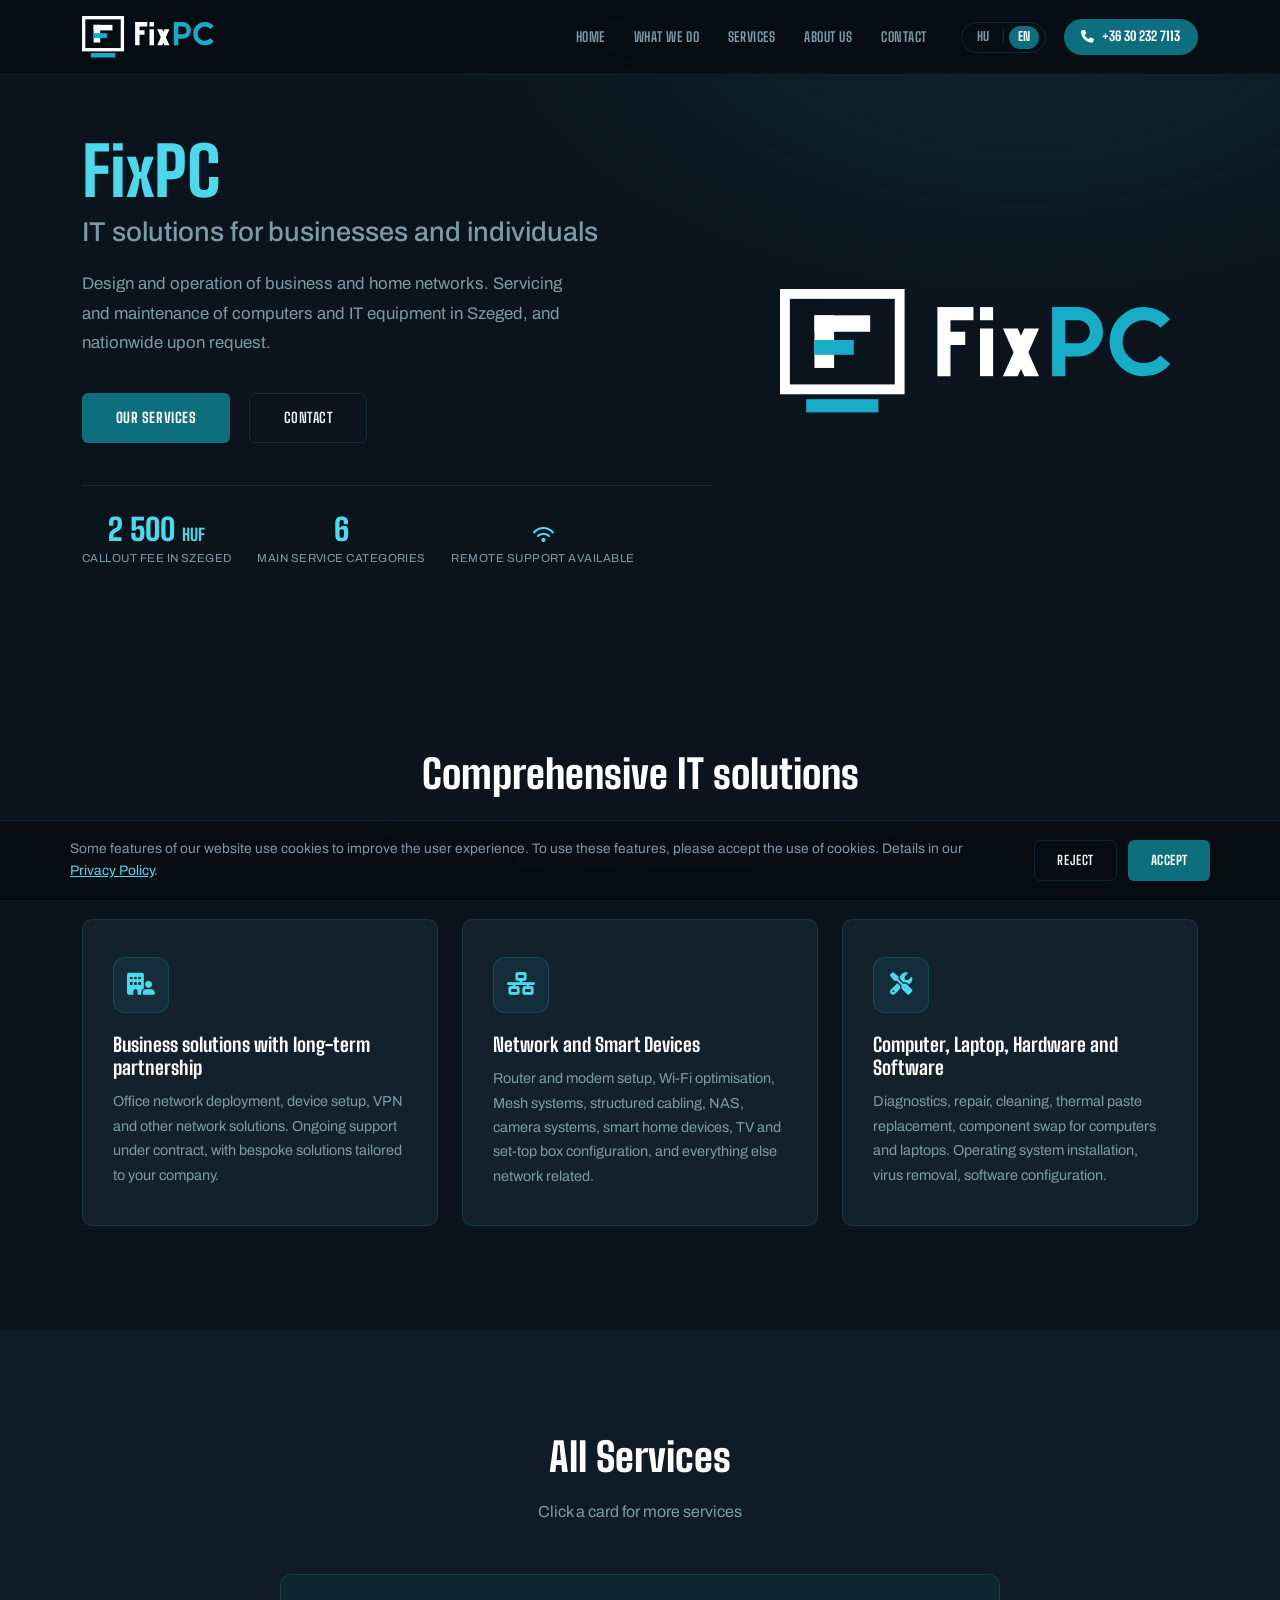
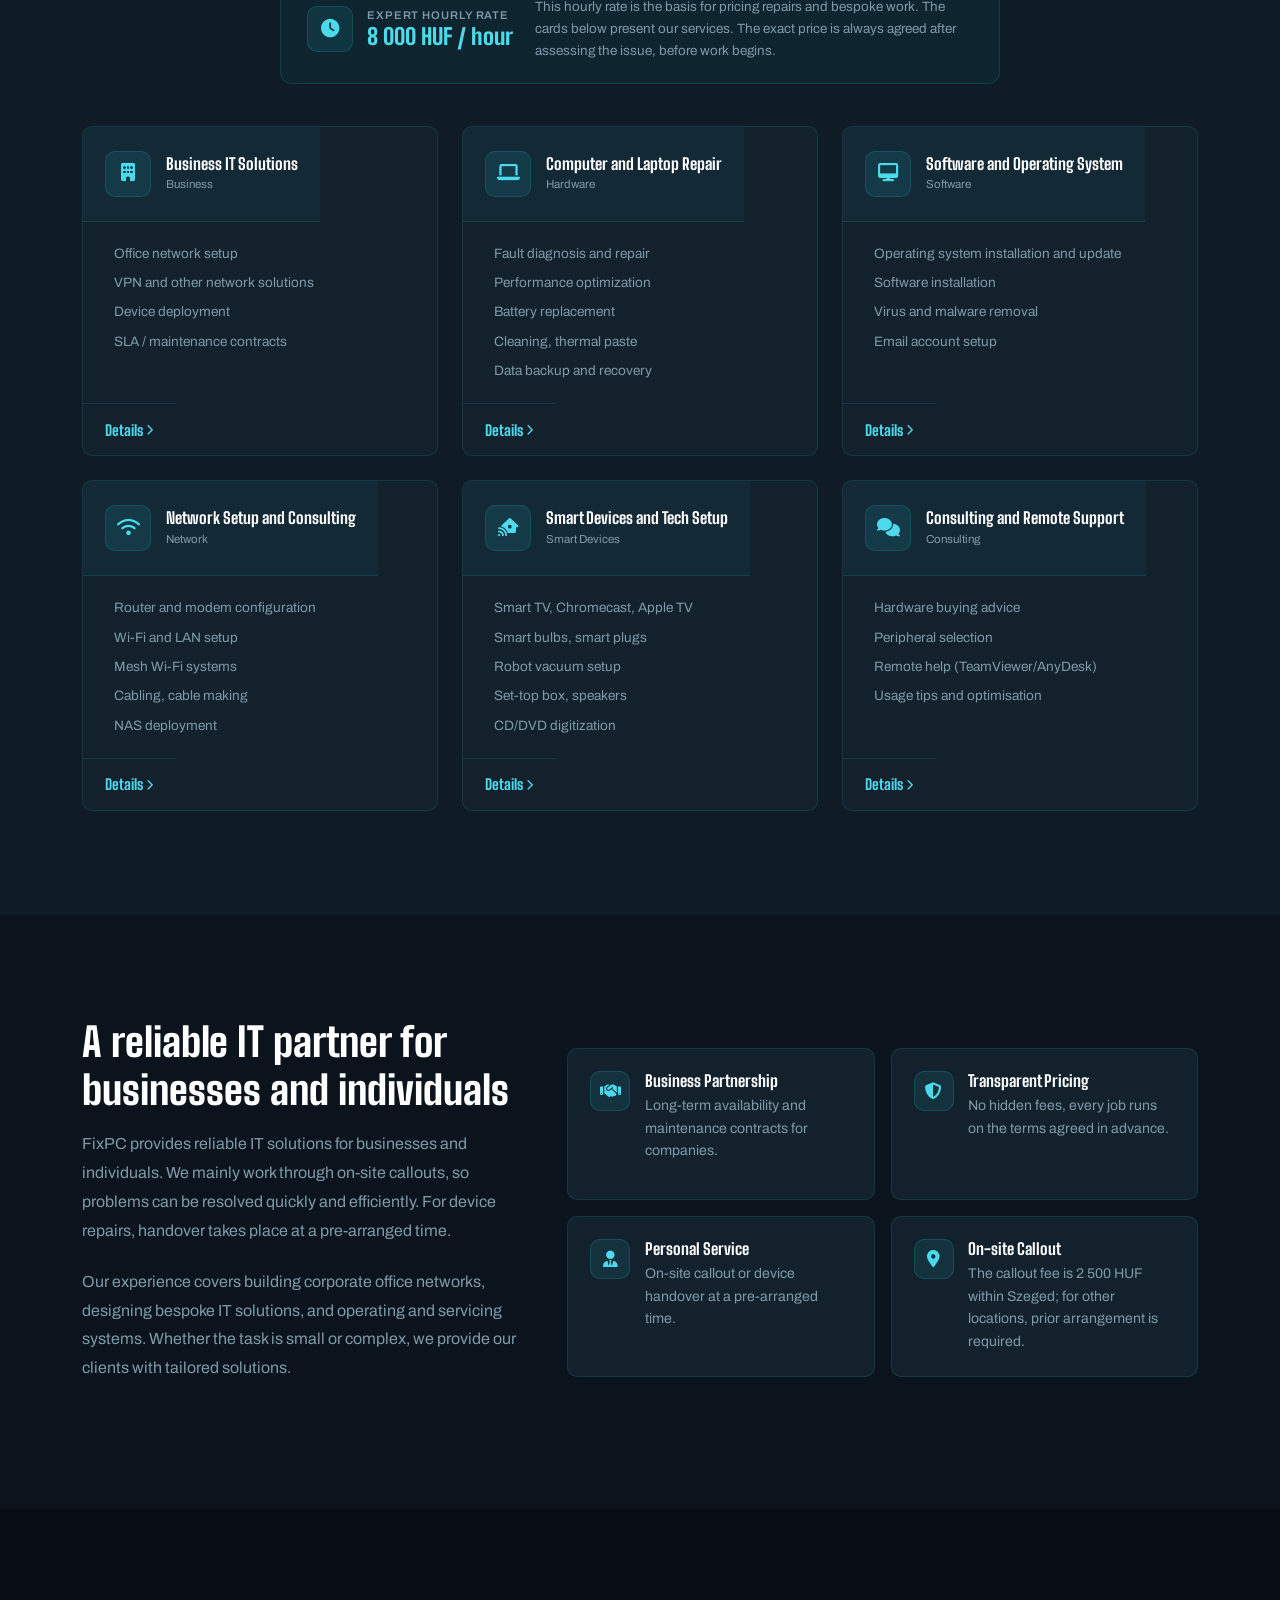
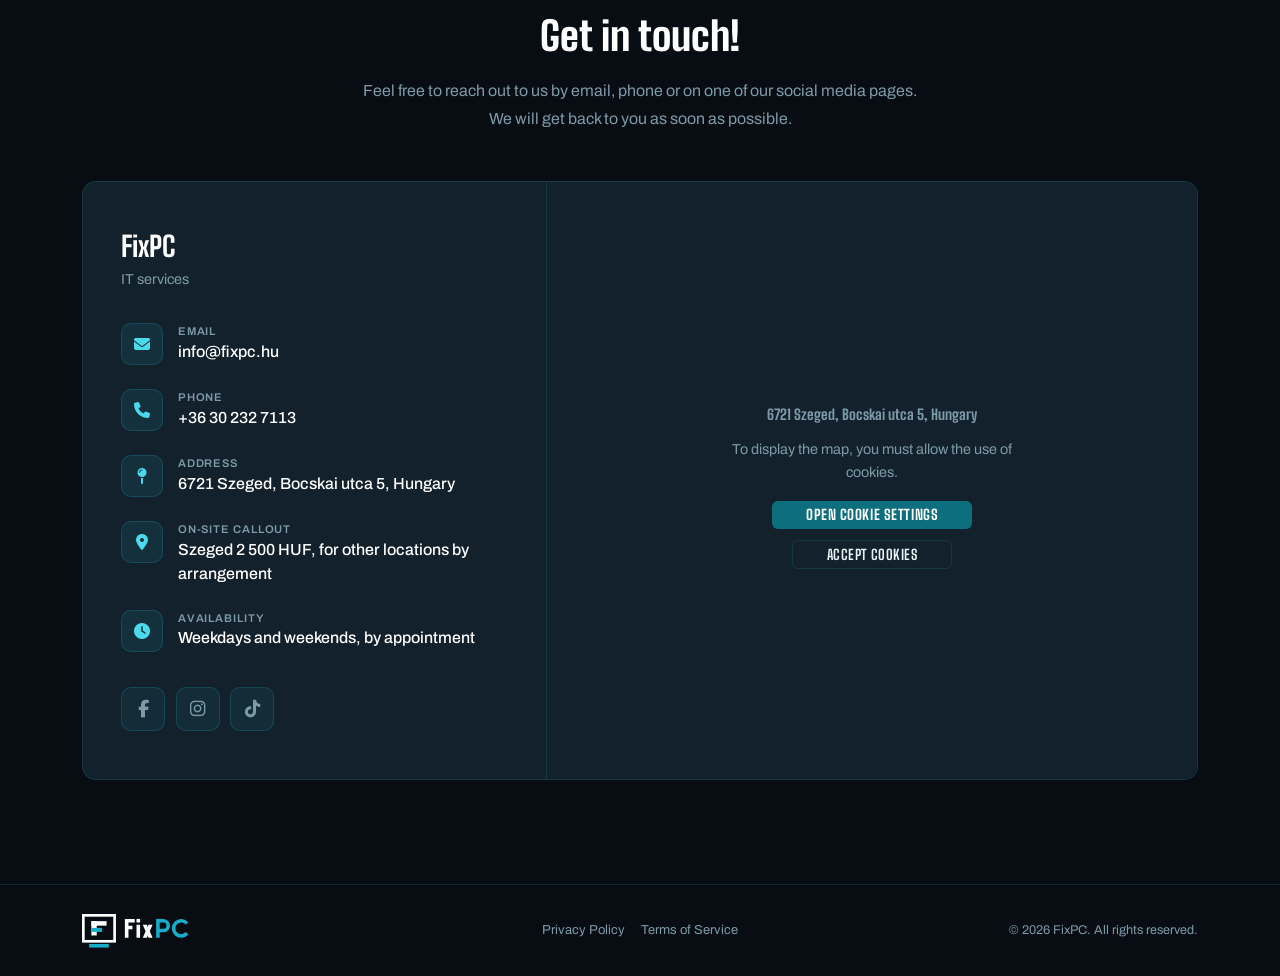
<file: index-en.html>
<!DOCTYPE html>
<html lang="en">
<head>
    <meta charset="utf-8" />
    <meta name="viewport" content="width=device-width, initial-scale=1, shrink-to-fit=no" />
    <meta name="description" content="Computer and laptop repair, network setup, and IT consulting for individuals in Szeged, plus corporate IT solutions, business network deployment, and IT support contracts for companies. On-site in Szeged, nationwide by arrangement." />
    <meta name="keywords" content="computer repair Szeged, laptop repair Szeged, network setup Szeged, IT services Szeged, corporate IT solutions, IT services for companies, business network deployment, IT support for businesses, IT partner Szeged, smart device setup, IT consulting, remote support" />
    <meta name="robots" content="index, follow" />
    <meta name="author" content="FixPC" />
    <title>FixPC – IT Services for Individuals & Businesses | Szeged</title>
    <link rel="canonical" href="https://fixpc.hu/index-en.html" />
    <link rel="alternate" hreflang="hu" href="https://fixpc.hu/" />
    <link rel="alternate" hreflang="en" href="https://fixpc.hu/index-en.html" />
    <link rel="alternate" hreflang="x-default" href="https://fixpc.hu/" />

    <meta property="og:type" content="website" />
    <meta property="og:site_name" content="FixPC" />
    <meta property="og:locale" content="en_US" />
    <meta property="og:locale:alternate" content="hu_HU" />
    <meta property="og:title" content="FixPC – IT Services for Individuals & Businesses | Szeged" />
    <meta property="og:description" content="Computer and laptop repair, network setup, and IT consulting for individuals in Szeged, plus corporate IT solutions, business network deployment, and IT support contracts for companies." />
    <meta property="og:url" content="https://fixpc.hu/index-en.html" />
    <meta property="og:image" content="https://fixpc.hu/assets/img/fixpc-og.png" />
    <meta name="twitter:card" content="summary_large_image" />
    <meta name="twitter:title" content="FixPC – IT Services for Individuals & Businesses | Szeged" />
    <meta name="twitter:description" content="Computer and laptop repair, network setup, IT consulting and corporate IT solutions in Szeged, Hungary." />
    <meta name="twitter:image" content="https://fixpc.hu/assets/img/fixpc-og.png" />

    <link rel="icon" type="image/x-icon" href="/favicon.ico" />
    <!-- All assets served locally – no external CDN requests -->
    <link rel="preload" href="assets/fonts/BigShoulders-800-latin.woff2" as="font" type="font/woff2" crossorigin />
    <link rel="preload" href="assets/fonts/Archivo-400-latin.woff2" as="font" type="font/woff2" crossorigin />
    <link rel="stylesheet" href="vendor/bootstrap.min.css" />
    <link rel="stylesheet" href="css/fonts.css" />
    <link rel="stylesheet" href="css/fontawesome.css" />
    <link rel="stylesheet" href="css/style.css" />
    <script type="application/ld+json">
    {
        "@context": "https://schema.org",
        "@type": ["LocalBusiness", "ProfessionalService"],
        "@id": "https://fixpc.hu/#business",
        "name": "FixPC",
        "legalName": "FixPC - Szerencsés Attila e.v.",
        "description": "Computer and laptop repair, network setup, and IT consulting for individuals, plus corporate IT solutions and business network deployment for companies in Szeged, Hungary.",
        "image": "https://fixpc.hu/assets/img/fixpc-og.png",
        "logo": "https://fixpc.hu/assets/img/logo.png",
        "url": "https://fixpc.hu/",
        "telephone": "+36302327113",
        "email": "info@fixpc.hu",
        "priceRange": "8000 HUF/hour",
        "address": {
            "@type": "PostalAddress",
            "streetAddress": "Bocskai utca 5.",
            "addressLocality": "Szeged",
            "postalCode": "6721",
            "addressCountry": "HU"
        },
        "geo": {
            "@type": "GeoCoordinates",
            "latitude": 46.25757378015459,
            "longitude": 20.14565387673573
        },
        "areaServed": [
            { "@type": "City", "name": "Szeged" },
            { "@type": "Country", "name": "Hungary" }
        ],
        "sameAs": [
            "https://www.facebook.com/FixPCSzeged/",
            "https://www.instagram.com/fixpchungary",
            "https://www.tiktok.com/@fixpchungary"
        ],
        "hasOfferCatalog": {
            "@type": "OfferCatalog",
            "name": "Services",
            "itemListElement": [
                { "@type": "Offer", "itemOffered": { "@type": "Service", "name": "Corporate IT solutions", "audience": { "@type": "BusinessAudience", "name": "Companies, businesses" } } },
                { "@type": "Offer", "itemOffered": { "@type": "Service", "name": "Business network deployment and VPN configuration", "audience": { "@type": "BusinessAudience", "name": "Companies, businesses" } } },
                { "@type": "Offer", "itemOffered": { "@type": "Service", "name": "Computer and laptop repair" } },
                { "@type": "Offer", "itemOffered": { "@type": "Service", "name": "Software and operating system installation" } },
                { "@type": "Offer", "itemOffered": { "@type": "Service", "name": "Network setup and Wi-Fi optimization" } },
                { "@type": "Offer", "itemOffered": { "@type": "Service", "name": "Smart device and smart home setup" } },
                { "@type": "Offer", "itemOffered": { "@type": "Service", "name": "IT consulting and remote support" } }
            ]
        }
    }
    </script>
</head>
<body id="page-top">
<!-- Refined-original direction: the site's original dark teal/cyan look, kept close to what was already working, with the AI-generic tells (animated grid background, generic template cards, overused default fonts) removed. Motion is intentionally minimal: a floating hero logo and standard hover feedback are the only animation. See DESIGN.md. -->

<!-- ══════════════ NAVBAR ══════════════ -->
<nav class="navbar navbar-expand-lg fixed-top" id="mainNav">
    <div class="container">
        <a class="navbar-brand" href="#page-top">
            <img src="assets/img/logo.svg" class="brand-mark" alt="FixPC" />
        </a>
        <button class="navbar-toggler" type="button" data-bs-toggle="collapse" data-bs-target="#navResp" aria-controls="navResp" aria-expanded="false" aria-label="Navigation">
            <i class="fas fa-bars" aria-hidden="true"></i>
        </button>
        <div class="collapse navbar-collapse" id="navResp">
            <ul class="navbar-nav ms-auto py-4 py-lg-0 align-items-lg-center">
                <li class="nav-item"><a class="nav-link" href="#page-top">Home</a></li>
                <li class="nav-item"><a class="nav-link" href="#services">What We Do</a></li>
                <li class="nav-item"><a class="nav-link" href="#portfolio">Services</a></li>
                <li class="nav-item"><a class="nav-link" href="#about">About Us</a></li>
                <li class="nav-item"><a class="nav-link" href="#contact">Contact</a></li>
                <li class="nav-item ms-lg-2">
                    <div class="lang-toggle">
                        <a href="index.html">HU</a>
                        <span>|</span>
                        <a href="index-en.html" class="active" aria-current="true">EN</a>
                    </div>
                </li>
                <li class="nav-item">
                    <a class="nav-cta" href="tel:+36302327113"><i class="fas fa-phone" aria-hidden="true"></i> +36 30 232 7113</a>
                </li>
            </ul>
        </div>
    </div>
</nav>

<!-- ══════════════ HERO ══════════════ -->
<section id="hero">
    <div class="container">
        <div class="row align-items-center g-4 g-lg-5">

            <div class="col-lg-7">
                <div class="hero-content">
                    <h1 class="hero-title">
                        <span class="hl">FixPC</span>
                        <span class="hero-tagline">IT solutions for businesses and individuals</span>
                    </h1>

                    <p class="hero-sub">Design and operation of business and home networks. Servicing and maintenance of computers and IT equipment in Szeged, and nationwide upon request.</p>
                    <div>
                        <a class="btn-main" href="#portfolio">Our Services</a>
                        <a class="btn-out"  href="#contact">Contact</a>
                    </div>
                    <div class="hero-stats">
                        <div>
                            <div class="stat-num">2 500 <span class="stat-unit">HUF</span></div>
                            <div class="stat-lbl">Callout fee in Szeged</div>
                        </div>
                        <a class="hero-stat-link" href="#portfolio">
                            <div class="stat-num">6</div>
                            <div class="stat-lbl">Main service categories</div>
                        </a>
                        <div>
                            <div class="stat-num"><i class="fas fa-wifi stat-unit" aria-hidden="true"></i></div>
                            <div class="stat-lbl">Remote support available</div>
                        </div>
                    </div>
                </div>
            </div>

            <div class="col-lg-5 hero-logo-wrap">
                <div class="hero-logo-halo" aria-hidden="true"></div>
                <img src="assets/img/logo.svg" class="hero-logo-img" alt="FixPC" />
            </div>

        </div>
    </div>
</section>

<!-- ══════════════ SERVICES (top 3) ══════════════ -->
<section class="sec sec-paper" id="services">
    <div class="container">
        <div class="text-center mb-5 fade-in">
            <h2 class="sec-title">Comprehensive IT solutions</h2>
            <p class="sec-sub">Everything in one place, whether it's servicing a computer, laptop, or even building a complete office network.</p>
        </div>
        <div class="row g-4 svc-grid">
            <div class="col-lg-4 fade-in">
                <div class="svc-card">
                    <div class="svc-icon"><i class="fas fa-building-user" aria-hidden="true"></i></div>
                    <h3>Business solutions with long-term partnership</h3>
                    <p>Office network deployment, device setup, VPN and other network solutions. Ongoing support under contract, with bespoke solutions tailored to your company.</p>
                </div>
            </div>
            <div class="col-lg-4 fade-in">
                <div class="svc-card">
                    <div class="svc-icon"><i class="fas fa-network-wired" aria-hidden="true"></i></div>
                    <h3>Network and Smart Devices</h3>
                    <p>Router and modem setup, Wi-Fi optimisation, Mesh systems, structured cabling, NAS, camera systems, smart home devices, TV and set-top box configuration, and everything else network related.</p>
                </div>
            </div>
            <div class="col-lg-4 fade-in">
                <div class="svc-card">
                    <div class="svc-icon"><i class="fas fa-screwdriver-wrench" aria-hidden="true"></i></div>
                    <h3>Computer, Laptop, Hardware and Software</h3>
                    <p>Diagnostics, repair, cleaning, thermal paste replacement, component swap for computers and laptops. Operating system installation, virus removal, software configuration.</p>
                </div>
            </div>
        </div>
    </div>
</section>

<!-- ══════════════ PORTFOLIO ══════════════ -->
<section class="sec sec-deep" id="portfolio">
    <div class="container">
        <div class="text-center mb-5 fade-in">
            <h2 class="sec-title">All Services</h2>
            <p class="sec-sub">Click a card for more services</p>
        </div>

        <div class="rate-box fade-in">
            <div class="rate-main">
                <i class="fas fa-clock" aria-hidden="true"></i>
                <div>
                    <div class="rate-lbl">Expert hourly rate</div>
                    <div class="rate-val">8 000 HUF / hour</div>
                </div>
            </div>
            <p class="rate-note">
                This hourly rate is the basis for pricing repairs and bespoke work.
                The cards below present our services. The exact price is always agreed after
                assessing the issue, before work begins.
            </p>
        </div>

        <div class="row g-4" id="portfolio-grid">

            <div class="col-lg-4 col-md-6 portfolio-item fade-in">
                <button type="button" class="p-card" data-bs-toggle="modal" data-bs-target="#m6">
                    <div class="p-card-head">
                        <div class="p-card-icon"><i class="fas fa-building" aria-hidden="true"></i></div>
                        <div>
                            <h3>Business IT Solutions</h3>
                            <div class="cat">Business</div>
                        </div>
                    </div>
                    <div class="p-card-body">
                        <ul>
                            <li><i class="fas fa-check" aria-hidden="true"></i>Office network setup</li>
                            <li><i class="fas fa-check" aria-hidden="true"></i>VPN and other network solutions</li>
                            <li><i class="fas fa-check" aria-hidden="true"></i>Device deployment</li>
                            <li><i class="fas fa-check" aria-hidden="true"></i>SLA / maintenance contracts</li>
                        </ul>
                    </div>
                    <div class="p-card-foot"><span class="details-link">Details <i class="fas fa-chevron-right fa-xs" aria-hidden="true"></i></span></div>
                </button>
            </div>

            <div class="col-lg-4 col-md-6 portfolio-item fade-in">
                <button type="button" class="p-card" data-bs-toggle="modal" data-bs-target="#m1">
                    <div class="p-card-head">
                        <div class="p-card-icon"><i class="fas fa-laptop" aria-hidden="true"></i></div>
                        <div>
                            <h3>Computer and Laptop Repair</h3>
                            <div class="cat">Hardware</div>
                        </div>
                    </div>
                    <div class="p-card-body">
                        <ul>
                            <li><i class="fas fa-check" aria-hidden="true"></i>Fault diagnosis and repair</li>
                            <li><i class="fas fa-check" aria-hidden="true"></i>Performance optimization</li>
                            <li><i class="fas fa-check" aria-hidden="true"></i>Battery replacement</li>
                            <li><i class="fas fa-check" aria-hidden="true"></i>Cleaning, thermal paste</li>
                            <li><i class="fas fa-check" aria-hidden="true"></i>Data backup and recovery</li>
                        </ul>
                    </div>
                    <div class="p-card-foot"><span class="details-link">Details <i class="fas fa-chevron-right fa-xs" aria-hidden="true"></i></span></div>
                </button>
            </div>

            <div class="col-lg-4 col-md-6 portfolio-item fade-in">
                <button type="button" class="p-card" data-bs-toggle="modal" data-bs-target="#m2">
                    <div class="p-card-head">
                        <div class="p-card-icon"><i class="fas fa-desktop" aria-hidden="true"></i></div>
                        <div>
                            <h3>Software and Operating System</h3>
                            <div class="cat">Software</div>
                        </div>
                    </div>
                    <div class="p-card-body">
                        <ul>
                            <li><i class="fas fa-check" aria-hidden="true"></i>Operating system installation and update</li>
                            <li><i class="fas fa-check" aria-hidden="true"></i>Software installation</li>
                            <li><i class="fas fa-check" aria-hidden="true"></i>Virus and malware removal</li>
                            <li><i class="fas fa-check" aria-hidden="true"></i>Email account setup</li>
                        </ul>
                    </div>
                    <div class="p-card-foot"><span class="details-link">Details <i class="fas fa-chevron-right fa-xs" aria-hidden="true"></i></span></div>
                </button>
            </div>

            <div class="col-lg-4 col-md-6 portfolio-item fade-in">
                <button type="button" class="p-card" data-bs-toggle="modal" data-bs-target="#m3">
                    <div class="p-card-head">
                        <div class="p-card-icon"><i class="fas fa-wifi" aria-hidden="true"></i></div>
                        <div>
                            <h3>Network Setup and Consulting</h3>
                            <div class="cat">Network</div>
                        </div>
                    </div>
                    <div class="p-card-body">
                        <ul>
                            <li><i class="fas fa-check" aria-hidden="true"></i>Router and modem configuration</li>
                            <li><i class="fas fa-check" aria-hidden="true"></i>Wi-Fi and LAN setup</li>
                            <li><i class="fas fa-check" aria-hidden="true"></i>Mesh Wi-Fi systems</li>
                            <li><i class="fas fa-check" aria-hidden="true"></i>Cabling, cable making</li>
                            <li><i class="fas fa-check" aria-hidden="true"></i>NAS deployment</li>
                        </ul>
                    </div>
                    <div class="p-card-foot"><span class="details-link">Details <i class="fas fa-chevron-right fa-xs" aria-hidden="true"></i></span></div>
                </button>
            </div>

            <div class="col-lg-4 col-md-6 portfolio-item fade-in">
                <button type="button" class="p-card" data-bs-toggle="modal" data-bs-target="#m4">
                    <div class="p-card-head">
                        <div class="p-card-icon"><i class="fas fa-house-signal" aria-hidden="true"></i></div>
                        <div>
                            <h3>Smart Devices and Tech Setup</h3>
                            <div class="cat">Smart Devices</div>
                        </div>
                    </div>
                    <div class="p-card-body">
                        <ul>
                            <li><i class="fas fa-check" aria-hidden="true"></i>Smart TV, Chromecast, Apple TV</li>
                            <li><i class="fas fa-check" aria-hidden="true"></i>Smart bulbs, smart plugs</li>
                            <li><i class="fas fa-check" aria-hidden="true"></i>Robot vacuum setup</li>
                            <li><i class="fas fa-check" aria-hidden="true"></i>Set-top box, speakers</li>
                            <li><i class="fas fa-check" aria-hidden="true"></i>CD/DVD digitization</li>
                        </ul>
                    </div>
                    <div class="p-card-foot"><span class="details-link">Details <i class="fas fa-chevron-right fa-xs" aria-hidden="true"></i></span></div>
                </button>
            </div>

            <div class="col-lg-4 col-md-6 portfolio-item fade-in">
                <button type="button" class="p-card" data-bs-toggle="modal" data-bs-target="#m5">
                    <div class="p-card-head">
                        <div class="p-card-icon"><i class="fas fa-comments" aria-hidden="true"></i></div>
                        <div>
                            <h3>Consulting and Remote Support</h3>
                            <div class="cat">Consulting</div>
                        </div>
                    </div>
                    <div class="p-card-body">
                        <ul>
                            <li><i class="fas fa-check" aria-hidden="true"></i>Hardware buying advice</li>
                            <li><i class="fas fa-check" aria-hidden="true"></i>Peripheral selection</li>
                            <li><i class="fas fa-check" aria-hidden="true"></i>Remote help (TeamViewer/AnyDesk)</li>
                            <li><i class="fas fa-check" aria-hidden="true"></i>Usage tips and optimisation</li>
                        </ul>
                    </div>
                    <div class="p-card-foot"><span class="details-link">Details <i class="fas fa-chevron-right fa-xs" aria-hidden="true"></i></span></div>
                </button>
            </div>

        </div>
    </div>
</section>

<!-- ══════════════ ABOUT ══════════════ -->
<section class="sec sec-paper" id="about">
    <div class="container">
        <div class="row align-items-center g-5">
            <div class="col-lg-5 fade-in about-copy">
                <h2 class="sec-title">A reliable IT partner for businesses and individuals</h2>
                <p>FixPC provides reliable IT solutions for businesses and individuals. We mainly work through on-site callouts, so problems can be resolved quickly and efficiently. For device repairs, handover takes place at a pre-arranged time.</p>
                <p>Our experience covers building corporate office networks, designing bespoke IT solutions, and operating and servicing systems. Whether the task is small or complex, we provide our clients with tailored solutions.</p>
            </div>
            <div class="col-lg-7 fade-in">
                <div class="row g-3">
                    <div class="col-sm-6">
                        <div class="about-card">
                            <div class="check-badge"><i class="fas fa-handshake" aria-hidden="true"></i></div>
                            <div><h3>Business Partnership</h3><p>Long-term availability and maintenance contracts for companies.</p></div>
                        </div>
                    </div>
                    <div class="col-sm-6">
                        <div class="about-card">
                            <div class="check-badge"><i class="fas fa-shield-halved" aria-hidden="true"></i></div>
                            <div><h3>Transparent Pricing</h3><p>No hidden fees, every job runs on the terms agreed in advance.</p></div>
                        </div>
                    </div>
                    <div class="col-sm-6">
                        <div class="about-card">
                            <div class="check-badge"><i class="fas fa-user-tie" aria-hidden="true"></i></div>
                            <div><h3>Personal Service</h3><p>On-site callout or device handover at a pre-arranged time.</p></div>
                        </div>
                    </div>
                    <div class="col-sm-6">
                        <div class="about-card">
                            <div class="check-badge"><i class="fas fa-location-dot" aria-hidden="true"></i></div>
                            <div><h3>On-site Callout</h3><p>The callout fee is 2 500 HUF within Szeged; for other locations, prior arrangement is required.</p></div>
                        </div>
                    </div>
                </div>
            </div>
        </div>
    </div>
</section>

<!-- ══════════════ CONTACT ══════════════ -->
<section class="sec sec-night" id="contact">
    <div class="container">
        <div class="text-center mb-5 fade-in">
            <h2 class="sec-title">Get in touch!</h2>
            <p class="sec-sub">Feel free to reach out to us by email, phone or on one of our social media pages. We will get back to you as soon as possible.</p>
        </div>

        <div class="contact-wrap fade-in">
            <div class="row g-0">
                <div class="col-lg-5">
                    <div class="c-panel-left h-100">
                        <h3>FixPC</h3>
                        <p class="c-sub">IT services</p>
                        <div class="c-item">
                            <div class="c-icon"><i class="fas fa-envelope" aria-hidden="true"></i></div>
                            <div><div class="c-lbl">Email</div><div class="c-val"><a href="mailto:info@fixpc.hu">info@fixpc.hu</a></div></div>
                        </div>
                        <div class="c-item">
                            <div class="c-icon"><i class="fas fa-phone" aria-hidden="true"></i></div>
                            <div><div class="c-lbl">Phone</div><div class="c-val"><a href="tel:+36302327113">+36 30 232 7113</a></div></div>
                        </div>
                        <div class="c-item">
                            <div class="c-icon"><i class="fas fa-map-pin" aria-hidden="true"></i></div>
                            <div><div class="c-lbl">Address</div><div class="c-val">6721 Szeged, Bocskai utca 5, Hungary</div></div>
                        </div>
                        <div class="c-item">
                            <div class="c-icon"><i class="fas fa-location-dot" aria-hidden="true"></i></div>
                            <div><div class="c-lbl">On-site callout</div><div class="c-val">Szeged 2 500 HUF, for other locations by arrangement</div></div>
                        </div>
                        <div class="c-item">
                            <div class="c-icon"><i class="fas fa-clock" aria-hidden="true"></i></div>
                            <div><div class="c-lbl">Availability</div><div class="c-val">Weekdays and weekends, by appointment</div></div>
                        </div>
                        <div class="social-row">
                            <a href="https://www.facebook.com/FixPCSzeged/" target="_blank" rel="noopener" class="soc-btn" title="Facebook" aria-label="FixPC on Facebook"><i class="fab fa-facebook-f" aria-hidden="true"></i></a>
                            <a href="https://www.instagram.com/fixpchungary" target="_blank" rel="noopener" class="soc-btn" title="Instagram" aria-label="FixPC on Instagram"><i class="fab fa-instagram" aria-hidden="true"></i></a>
                            <a href="https://www.tiktok.com/@fixpchungary" target="_blank" rel="noopener" class="soc-btn" title="TikTok" aria-label="FixPC on TikTok"><i class="fab fa-tiktok" aria-hidden="true"></i></a>
                        </div>
                    </div>
                </div>
                <div class="col-lg-7">
                    <div class="c-panel-right c-panel-map h-100">
                        <div class="map-wrap">
                            <div class="map-consent" id="mapConsent">
                                <i class="fas fa-map-location-dot" aria-hidden="true"></i>
                                <p class="map-consent-address">6721 Szeged, Bocskai utca 5, Hungary</p>
                                <p>To display the map, you must allow the use of cookies.</p>
                                <button type="button" class="btn-main" id="mapConsentBtn">Open cookie settings</button>
                                <button type="button" class="btn-out" id="mapConsentAcceptBtn">Accept cookies</button>
                            </div>
                            <button type="button" class="map-wake" data-map-wake aria-label="Activate map for scrolling">
                                <i class="fas fa-location-dot" aria-hidden="true"></i>
                            </button>
                            <iframe
                                id="mapIframe"
                                data-src="https://www.google.com/maps/embed?pb=!1m18!1m12!1m3!1d2758.6304571776454!2d20.14565387673573!3d46.25757378015459!2m3!1f0!2f0!3f0!3m2!1i1024!2i768!4f13.1!3m3!1m2!1s0x4744880cb0ceeddf%3A0xbdc6b4c98947dcdf!2sSzeged%2C%20Bocskai%20u.%205%2C%206721!5e0!3m2!1sen!2shu!4v1785677727695!5m2!1sen!2shu"
                                title="FixPC, Bocskai utca 5, Szeged map"
                                loading="lazy"
                                allowfullscreen
                                referrerpolicy="strict-origin-when-cross-origin"></iframe>
                        </div>
                    </div>
                </div>
            </div>
        </div>
    </div>
</section>

<!-- ══════════════ FOOTER ══════════════ -->
<footer>
    <div class="container">
        <div class="row align-items-center g-3">
            <div class="col-md-3 foot-logo">
                <a href="index-en.html" class="foot-logo">
                    <img src="assets/img/logo.svg" alt="FixPC" />
                </a>
            </div>
            <div class="col-md-6 text-center">
                <div class="foot-links justify-content-center d-flex flex-wrap gap-3">
                    <a href="privacy-policy-en.html">Privacy Policy</a>
                    <a href="terms-en.html">Terms of Service</a>
                </div>
            </div>
            <div class="col-md-3 text-md-end"><div class="foot-copy">© <span id="year"></span> FixPC. All rights reserved.</div></div>
        </div>
    </div>
</footer>

<a class="tap-call" href="tel:+36302327113" aria-label="Call: +36 30 232 7113">
    <i class="fas fa-phone" aria-hidden="true"></i>
</a>

<!-- ══════════════ COOKIE BANNER ══════════════ -->
<div class="consent-bar" id="consentBar" role="dialog" aria-live="polite" aria-label="Cookie consent">
    <div class="consent-bar-inner">
        <p>Some features of our website use cookies to improve the user experience. To use these features, please accept the use of cookies. Details in our <a href="privacy-policy-en.html">Privacy Policy</a>.</p>
        <div class="consent-bar-actions">
            <button type="button" class="btn-out" id="consentReject">Reject</button>
            <button type="button" class="btn-main" id="consentAccept">Accept</button>
        </div>
    </div>
</div>

<!-- ══════════════ MODALS (EN) ══════════════ -->

<div class="modal fade portfolio-modal" id="m1" tabindex="-1" aria-hidden="true" aria-labelledby="m1TitleEn">
    <div class="modal-dialog modal-dialog-centered modal-dialog-scrollable"><div class="modal-content">
        <div class="modal-header"><div style="display:flex;align-items:center;gap:.9rem"><div class="p-card-icon"><i class="fas fa-laptop" aria-hidden="true"></i></div><h2 class="modal-title" id="m1TitleEn">Computer and Laptop Repair</h2></div><button type="button" class="btn-close" data-bs-dismiss="modal" aria-label="Close"></button></div>
        <div class="modal-body">
            <p class="modal-intro">Full hardware service for computers and laptops.</p>
            <div class="svc-group-label">Troubleshooting</div>
            <div class="svc-line"><div class="svc-line-name"><i class="fas fa-magnifying-glass" aria-hidden="true"></i>Fault diagnosis</div></div>
            <div class="svc-line"><div class="svc-line-name"><i class="fas fa-wrench" aria-hidden="true"></i>Repair</div></div>
            <div class="svc-line"><div class="svc-line-name"><i class="fas fa-gauge-high" aria-hidden="true"></i>Performance optimization / speed-up</div></div>
            <div class="svc-group-label">Maintenance</div>
            <div class="svc-line"><div class="svc-line-name"><i class="fas fa-battery-half" aria-hidden="true"></i>Laptop battery replacement</div></div>
            <div class="svc-line"><div class="svc-line-name"><i class="fas fa-microchip" aria-hidden="true"></i>Hardware upgrade (RAM, SSD etc.)</div></div>
            <div class="svc-line"><div class="svc-line-name"><i class="fas fa-broom" aria-hidden="true"></i>Internal dust cleaning</div></div>
            <div class="svc-line"><div class="svc-line-name"><i class="fas fa-temperature-half" aria-hidden="true"></i>Thermal paste replacement</div></div>
            <div class="svc-group-label">Data Recovery</div>
            <div class="svc-line"><div class="svc-line-name"><i class="fas fa-hard-drive" aria-hidden="true"></i>Data backup (from existing drive)</div></div>
            <div class="svc-line"><div class="svc-line-name"><i class="fas fa-rotate-left" aria-hidden="true"></i>Data recovery (deleted / damaged)</div></div>
            <div class="modal-callout"><i class="fas fa-info-circle me-1" aria-hidden="true"></i><strong>Callout fee within Szeged: 2 500 HUF.</strong> Expert hourly rate: 8 000 HUF / hour, parts are charged separately. The exact price is agreed after assessing the issue, before work begins.</div>
            <a class="modal-contact-cta" href="#contact"><i class="fas fa-envelope" aria-hidden="true"></i>Get in Touch</a>
        </div>
    </div></div>
</div>

<div class="modal fade portfolio-modal" id="m2" tabindex="-1" aria-hidden="true" aria-labelledby="m2TitleEn">
    <div class="modal-dialog modal-dialog-centered modal-dialog-scrollable"><div class="modal-content">
        <div class="modal-header"><div style="display:flex;align-items:center;gap:.9rem"><div class="p-card-icon"><i class="fas fa-desktop" aria-hidden="true"></i></div><h2 class="modal-title" id="m2TitleEn">Software and Operating System</h2></div><button type="button" class="btn-close" data-bs-dismiss="modal" aria-label="Close"></button></div>
        <div class="modal-body">
            <p class="modal-intro">From operating system installation to virus removal and email setup, on Windows and Linux alike.</p>
            <div class="svc-line"><div class="svc-line-name"><i class="fas fa-download" aria-hidden="true"></i>Operating system installation (Windows / Linux)</div></div>
            <div class="svc-line"><div class="svc-line-name"><i class="fas fa-arrow-up-right-dots" aria-hidden="true"></i>Operating system upgrade / migration</div></div>
            <div class="svc-line"><div class="svc-line-name"><i class="fas fa-compact-disc" aria-hidden="true"></i>Software installation and setup (Office, browser etc.)</div></div>
            <div class="svc-line"><div class="svc-line-name"><i class="fas fa-shield-virus" aria-hidden="true"></i>Virus and malware removal</div></div>
            <div class="svc-line"><div class="svc-line-name"><i class="fas fa-envelope-circle-check" aria-hidden="true"></i>Email account setup (Outlook, Gmail, IMAP/POP)</div></div>
            <div class="modal-callout"><i class="fas fa-info-circle me-1" aria-hidden="true"></i><strong>Callout fee within Szeged: 2 500 HUF.</strong> Expert hourly rate: 8 000 HUF / hour, parts are charged separately. The exact price is agreed after assessing the issue, before work begins.</div>
            <a class="modal-contact-cta" href="#contact"><i class="fas fa-envelope" aria-hidden="true"></i>Get in Touch</a>
        </div>
    </div></div>
</div>

<div class="modal fade portfolio-modal" id="m3" tabindex="-1" aria-hidden="true" aria-labelledby="m3TitleEn">
    <div class="modal-dialog modal-dialog-centered modal-dialog-scrollable"><div class="modal-content">
        <div class="modal-header"><div style="display:flex;align-items:center;gap:.9rem"><div class="p-card-icon"><i class="fas fa-wifi" aria-hidden="true"></i></div><h2 class="modal-title" id="m3TitleEn">Network Setup and Consulting</h2></div><button type="button" class="btn-close" data-bs-dismiss="modal" aria-label="Close"></button></div>
        <div class="modal-body">
            <p class="modal-intro">Home and office network design, installation and configuration, from a simple router to a complex Mesh system.</p>
            <div class="svc-group-label">Wi-Fi &amp; Coverage</div>
            <div class="svc-line"><div class="svc-line-name"><i class="fas fa-tower-broadcast" aria-hidden="true"></i>Router / modem configuration</div></div>
            <div class="svc-line"><div class="svc-line-name"><i class="fas fa-wifi" aria-hidden="true"></i>Wi-Fi optimisation, channel setup</div></div>
            <div class="svc-line"><div class="svc-line-name"><i class="fas fa-circle-nodes" aria-hidden="true"></i>Mesh Wi-Fi system deployment</div></div>
            <div class="svc-line"><div class="svc-line-name"><i class="fas fa-signal" aria-hidden="true"></i>Wi-Fi range extension (repeater / access point)</div></div>
            <div class="svc-group-label">Wired Network</div>
            <div class="svc-line"><div class="svc-line-name"><i class="fas fa-ethernet" aria-hidden="true"></i>LAN network setup</div></div>
            <div class="svc-line"><div class="svc-line-name"><i class="fas fa-cable-car" aria-hidden="true"></i>Cabling, UTP cable making and routing</div></div>
            <div class="svc-group-label">Connected Devices</div>
            <div class="svc-line"><div class="svc-line-name"><i class="fas fa-plug" aria-hidden="true"></i>Printer / smart device network connection</div></div>
            <div class="svc-line"><div class="svc-line-name"><i class="fas fa-camera" aria-hidden="true"></i>Network settings for camera systems</div></div>
            <div class="svc-line"><div class="svc-line-name"><i class="fas fa-server" aria-hidden="true"></i>NAS deployment</div></div>
            <div class="modal-callout"><i class="fas fa-info-circle me-1" aria-hidden="true"></i><strong>Callout fee within Szeged: 2 500 HUF.</strong> Expert hourly rate: 8 000 HUF / hour, parts are charged separately. The exact price is agreed after assessing the issue, before work begins. Complex network projects receive individual quotes.</div>
            <a class="modal-contact-cta" href="#contact"><i class="fas fa-envelope" aria-hidden="true"></i>Get in Touch</a>
        </div>
    </div></div>
</div>

<div class="modal fade portfolio-modal" id="m4" tabindex="-1" aria-hidden="true" aria-labelledby="m4TitleEn">
    <div class="modal-dialog modal-dialog-centered modal-dialog-scrollable"><div class="modal-content">
        <div class="modal-header"><div style="display:flex;align-items:center;gap:.9rem"><div class="p-card-icon"><i class="fas fa-house-signal" aria-hidden="true"></i></div><h2 class="modal-title" id="m4TitleEn">Smart Devices and Tech Setup</h2></div><button type="button" class="btn-close" data-bs-dismiss="modal" aria-label="Close"></button></div>
        <div class="modal-body">
            <p class="modal-intro">Setup and configuration of modern smart devices, so everything is in the right place.</p>
            <div class="svc-group-label">Entertainment Electronics</div>
            <div class="svc-line"><div class="svc-line-name"><i class="fas fa-tv" aria-hidden="true"></i>TV / Smart TV setup, app configuration</div></div>
            <div class="svc-line"><div class="svc-line-name"><i class="fas fa-satellite-dish" aria-hidden="true"></i>Set-top box, speaker setup</div></div>
            <div class="svc-line"><div class="svc-line-name"><i class="fab fa-chromecast" aria-hidden="true"></i>Chromecast / Apple TV / Android TV setup</div></div>
            <div class="svc-line"><div class="svc-line-name"><i class="fas fa-compact-disc" aria-hidden="true"></i>CD / DVD digitization</div></div>
            <div class="svc-group-label">Smart Home</div>
            <div class="svc-line"><div class="svc-line-name"><i class="fas fa-lightbulb" aria-hidden="true"></i>Smart bulbs and smart plug setup</div></div>
            <div class="svc-line"><div class="svc-line-name"><i class="fas fa-robot" aria-hidden="true"></i>Robot vacuum setup and mapping</div></div>
            <div class="svc-line"><div class="svc-line-name"><i class="fas fa-home" aria-hidden="true"></i>Other smart device configuration</div></div>
            <div class="modal-callout"><i class="fas fa-info-circle me-1" aria-hidden="true"></i><strong>Callout fee within Szeged: 2 500 HUF.</strong> Expert hourly rate: 8 000 HUF / hour, parts are charged separately. The exact price is agreed after assessing the issue, before work begins.</div>
            <a class="modal-contact-cta" href="#contact"><i class="fas fa-envelope" aria-hidden="true"></i>Get in Touch</a>
        </div>
    </div></div>
</div>

<div class="modal fade portfolio-modal" id="m5" tabindex="-1" aria-hidden="true" aria-labelledby="m5TitleEn">
    <div class="modal-dialog modal-dialog-centered modal-dialog-scrollable"><div class="modal-content">
        <div class="modal-header"><div style="display:flex;align-items:center;gap:.9rem"><div class="p-card-icon"><i class="fas fa-comments" aria-hidden="true"></i></div><h2 class="modal-title" id="m5TitleEn">Consulting and Remote Support</h2></div><button type="button" class="btn-close" data-bs-dismiss="modal" aria-label="Close"></button></div>
        <div class="modal-body">
            <p class="modal-intro">Planning a purchase? Need some help? We're happy to help you find the right solution for you.</p>
            <div class="svc-line"><div class="svc-line-name"><i class="fas fa-laptop" aria-hidden="true"></i>PC / laptop buying advice</div></div>
            <div class="svc-line"><div class="svc-line-name"><i class="fas fa-memory" aria-hidden="true"></i>Hardware / peripheral selection (RAM, SSD, monitor etc.)</div></div>
            <div class="svc-line"><div class="svc-line-name"><i class="fas fa-lightbulb" aria-hidden="true"></i>General IT tips and optimisation</div></div>
            <div class="svc-line"><div class="svc-line-name"><i class="fas fa-display" aria-hidden="true"></i>Remote support via TeamViewer / AnyDesk</div></div>
            <div class="modal-callout is-warning"><div class="callout-flag"><i class="fas fa-exclamation-circle" aria-hidden="true"></i>Important</div><strong>Remote support:</strong> Available for existing customers or after prior consultation. New customers are encouraged to start with a phone or in-person discussion first.</div>
            <a class="modal-contact-cta" href="#contact"><i class="fas fa-envelope" aria-hidden="true"></i>Get in Touch</a>
        </div>
    </div></div>
</div>

<div class="modal fade portfolio-modal" id="m6" tabindex="-1" aria-hidden="true" aria-labelledby="m6TitleEn">
    <div class="modal-dialog modal-dialog-centered modal-dialog-scrollable"><div class="modal-content">
        <div class="modal-header"><div style="display:flex;align-items:center;gap:.9rem"><div class="p-card-icon"><i class="fas fa-building" aria-hidden="true"></i></div><h2 class="modal-title" id="m6TitleEn">Business IT Solutions</h2></div><button type="button" class="btn-close" data-bs-dismiss="modal" aria-label="Close"></button></div>
        <div class="modal-body">
            <p class="modal-intro">We provide complex business IT solutions from planning to implementation. Our services include office network deployment, VPN access setup, and the commissioning of IT equipment.</p>
            <div class="svc-group-label">Network &amp; Equipment</div>
            <div class="svc-line"><div class="svc-line-name"><i class="fas fa-network-wired" aria-hidden="true"></i>Office / industrial network setup</div></div>
            <div class="svc-line"><div class="svc-line-name"><i class="fas fa-shield-halved" aria-hidden="true"></i>VPN setup and configuration</div></div>
            <div class="svc-line"><div class="svc-line-name"><i class="fas fa-desktop" aria-hidden="true"></i>Workstation / PC deployment</div></div>
            <div class="svc-line"><div class="svc-line-name"><i class="fas fa-print" aria-hidden="true"></i>Printer / MFP setup</div></div>
            <div class="svc-group-label">Software &amp; Operations</div>
            <div class="svc-line"><div class="svc-line-name"><i class="fas fa-compact-disc" aria-hidden="true"></i>Software installation and licence management</div></div>
            <div class="svc-line"><div class="svc-line-name"><i class="fas fa-handshake" aria-hidden="true"></i>SLA / monthly maintenance contract</div></div>
            <div class="modal-callout"><i class="fas fa-briefcase me-1" aria-hidden="true"></i>For business orders we always provide a <strong>detailed custom quote</strong> after a personal consultation. Get in touch!</div>
            <a class="modal-contact-cta" href="#contact"><i class="fas fa-envelope" aria-hidden="true"></i>Get in Touch</a>
        </div>
    </div></div>
</div>

<script src="vendor/bootstrap.bundle.min.js"></script>
<script src="js/main.js"></script>
</body>
</html>
</file>
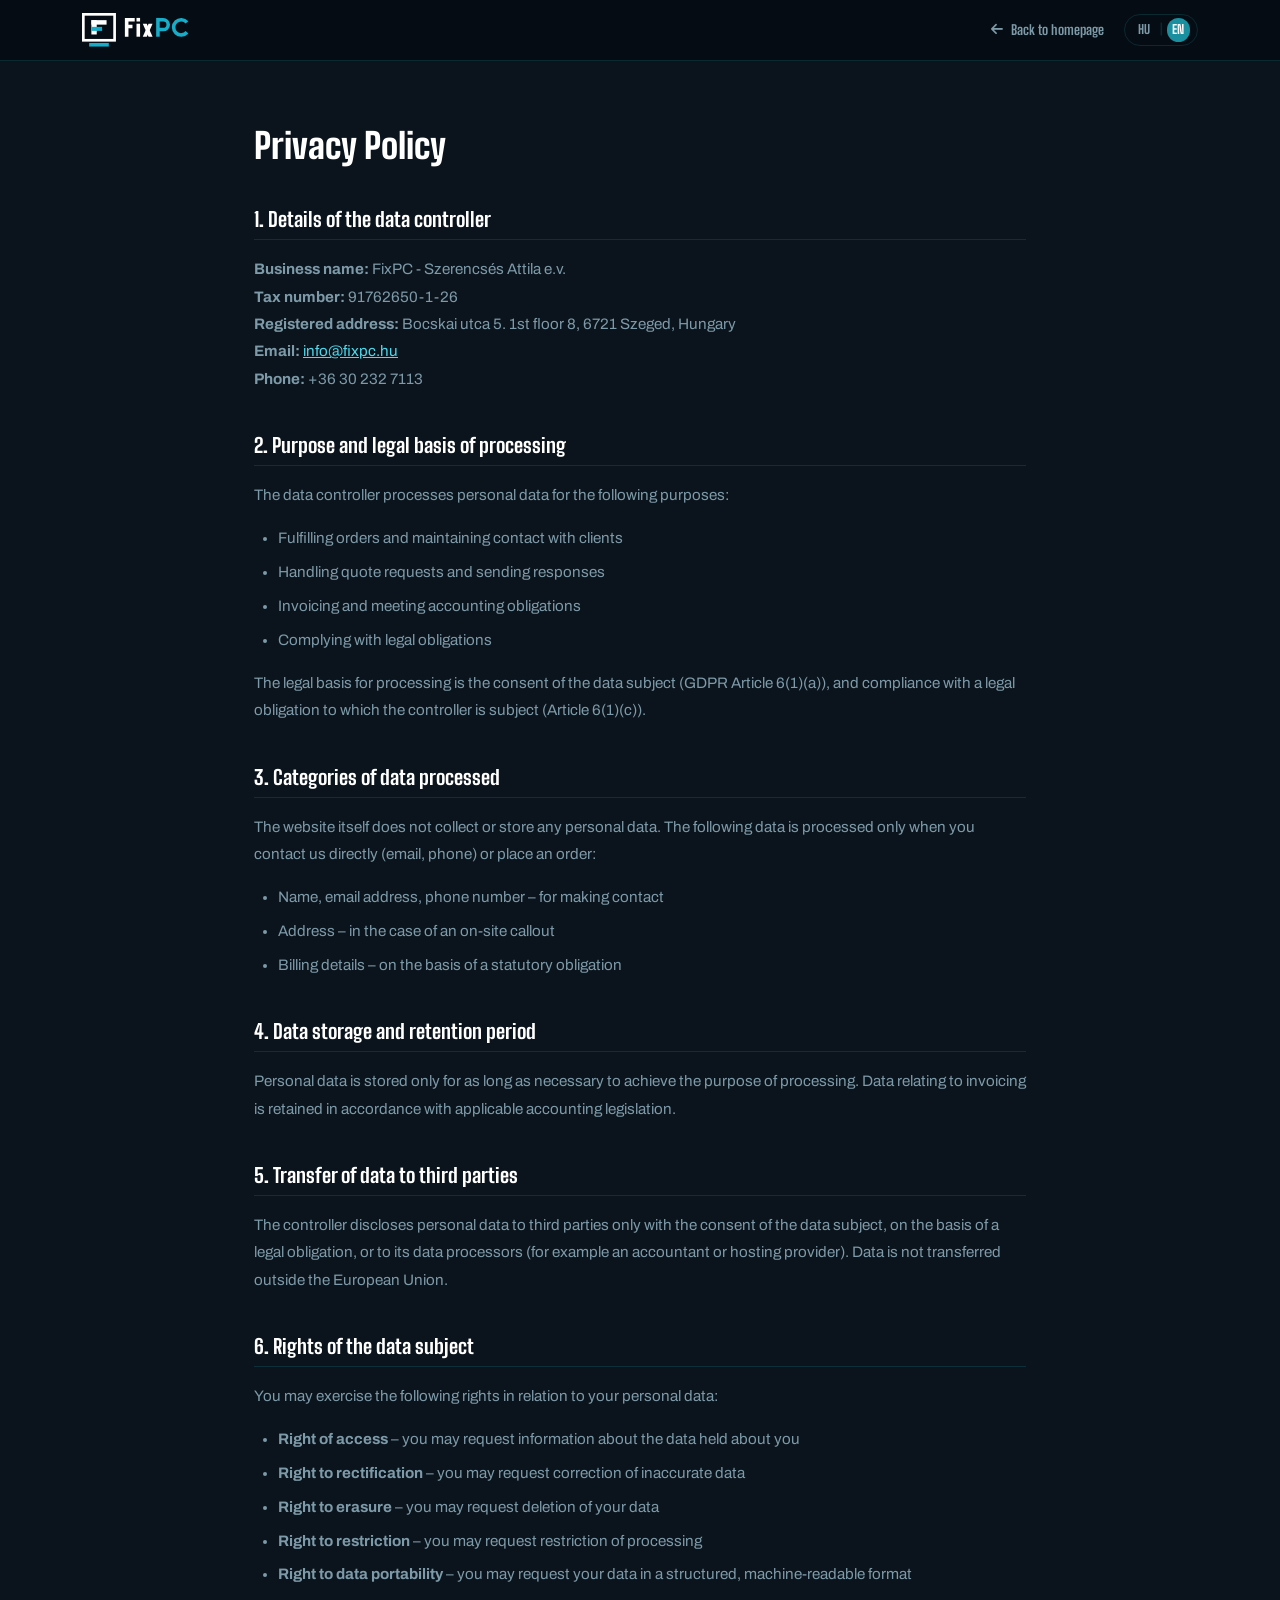
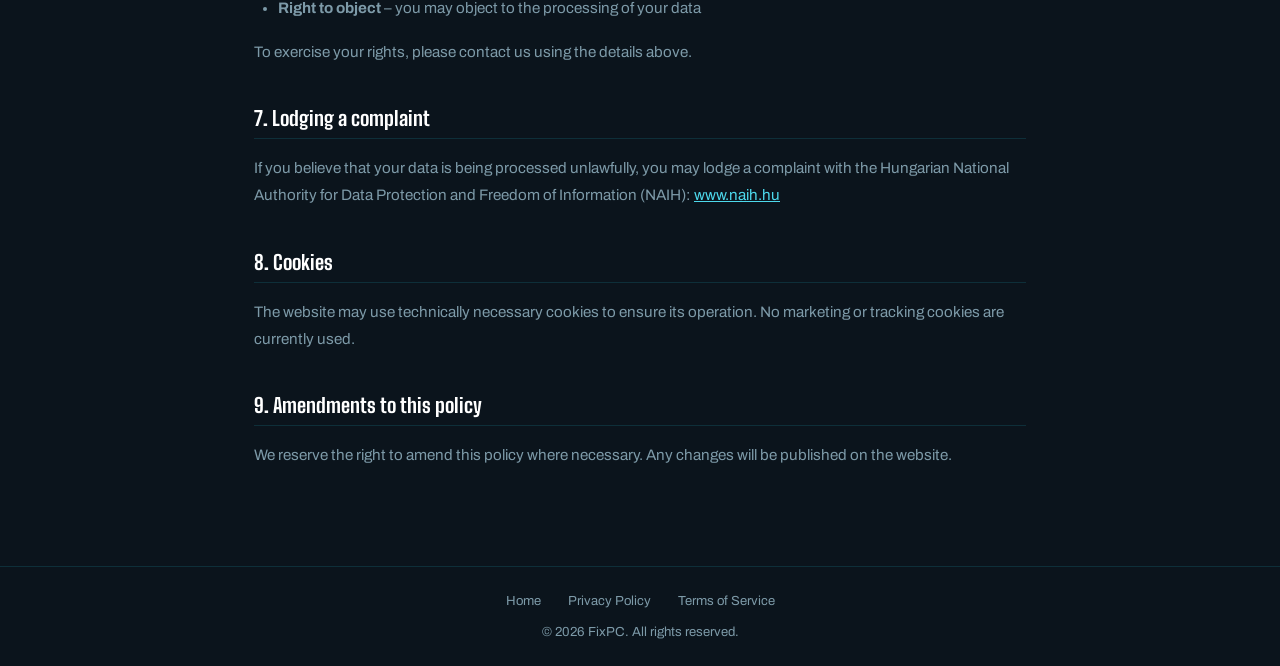
<file: privacy-policy-en.html>
<!DOCTYPE html>
<html lang="en">
<head>
    <meta charset="utf-8" />
    <meta name="viewport" content="width=device-width, initial-scale=1" />
    <meta name="description" content="FixPC's privacy policy: what data we process, for what purpose, and what rights our clients have." />
    <meta name="robots" content="noindex, follow" />
    <title>Privacy Policy – FixPC</title>
    <link rel="canonical" href="https://fixpc.hu/privacy-policy-en.html" />
    <link rel="alternate" hreflang="hu" href="https://fixpc.hu/privacy-policy.html" />
    <link rel="alternate" hreflang="en" href="https://fixpc.hu/privacy-policy-en.html" />
    <link rel="alternate" hreflang="x-default" href="https://fixpc.hu/privacy-policy.html" />
    <link rel="icon" type="image/x-icon" href="/favicon.ico" />
    <link rel="preload" href="assets/fonts/BigShoulders-800-latin.woff2" as="font" type="font/woff2" crossorigin />
    <link rel="preload" href="assets/fonts/Archivo-400-latin.woff2" as="font" type="font/woff2" crossorigin />
    <link rel="stylesheet" href="vendor/bootstrap.min.css" />
    <link rel="stylesheet" href="css/fonts.css" />
    <link rel="stylesheet" href="css/fontawesome.css" />
    <link rel="stylesheet" href="css/legal.css" />
</head>
<body>
<nav class="navbar">
    <div class="container d-flex justify-content-between align-items-center">
        <a class="navbar-brand" href="index-en.html"><img src="assets/img/logo.svg" class="brand-mark" alt="FixPC" /></a>
        <div class="nav-right">
            <a href="index-en.html" class="back-btn"><i class="fas fa-arrow-left"></i> <span>Back to homepage</span></a>
            <div class="doc-lang">
                <a href="privacy-policy.html">HU</a>
                <span>|</span>
                <a href="privacy-policy-en.html" class="active">EN</a>
            </div>
        </div>
    </div>
</nav>

<div class="doc-wrap">
    <div class="doc-header">
        <h1>Privacy Policy</h1>
    </div>

    <h2>1. Details of the data controller</h2>
    <p>
        <strong style="color:var(--ink)">Business name:</strong> FixPC - Szerencsés Attila e.v.<br>
        <strong style="color:var(--ink)">Tax number:</strong> 91762650-1-26<br>
        <strong style="color:var(--ink)">Registered address:</strong> Bocskai utca 5. 1st floor 8, 6721 Szeged, Hungary<br>
        <strong style="color:var(--ink)">Email:</strong> <a href="mailto:info@fixpc.hu">info@fixpc.hu</a><br>
        <strong style="color:var(--ink)">Phone:</strong> +36 30 232 7113
    </p>

    <h2>2. Purpose and legal basis of processing</h2>
    <p>The data controller processes personal data for the following purposes:</p>
    <ul>
        <li>Fulfilling orders and maintaining contact with clients</li>
        <li>Handling quote requests and sending responses</li>
        <li>Invoicing and meeting accounting obligations</li>
        <li>Complying with legal obligations</li>
    </ul>
    <p>
        The legal basis for processing is the consent of the data subject (GDPR Article 6(1)(a)), and
        compliance with a legal obligation to which the controller is subject (Article 6(1)(c)).
    </p>

    <h2>3. Categories of data processed</h2>
    <p>The website itself does not collect or store any personal data. The following data is processed only when you contact us directly (email, phone) or place an order:</p>
    <ul>
        <li>Name, email address, phone number – for making contact</li>
        <li>Address – in the case of an on-site callout</li>
        <li>Billing details – on the basis of a statutory obligation</li>
    </ul>

    <h2>4. Data storage and retention period</h2>
    <p>
        Personal data is stored only for as long as necessary to achieve the purpose of processing. Data
        relating to invoicing is retained in accordance with applicable accounting legislation.
    </p>

    <h2>5. Transfer of data to third parties</h2>
    <p>
        The controller discloses personal data to third parties only with the consent of the data subject,
        on the basis of a legal obligation, or to its data processors (for example an accountant or hosting
        provider). Data is not transferred outside the European Union.
    </p>

    <h2>6. Rights of the data subject</h2>
    <p>You may exercise the following rights in relation to your personal data:</p>
    <ul>
        <li><strong style="color:var(--ink)">Right of access</strong> – you may request information about the data held about you</li>
        <li><strong style="color:var(--ink)">Right to rectification</strong> – you may request correction of inaccurate data</li>
        <li><strong style="color:var(--ink)">Right to erasure</strong> – you may request deletion of your data</li>
        <li><strong style="color:var(--ink)">Right to restriction</strong> – you may request restriction of processing</li>
        <li><strong style="color:var(--ink)">Right to data portability</strong> – you may request your data in a structured, machine-readable format</li>
        <li><strong style="color:var(--ink)">Right to object</strong> – you may object to the processing of your data</li>
    </ul>
    <p>To exercise your rights, please contact us using the details above.</p>

    <h2>7. Lodging a complaint</h2>
    <p>
        If you believe that your data is being processed unlawfully, you may lodge a complaint with the
        Hungarian National Authority for Data Protection and Freedom of Information (NAIH):
        <a href="https://www.naih.hu" target="_blank" rel="noopener">www.naih.hu</a>
    </p>

    <h2>8. Cookies</h2>
    <p>
        The website may use technically necessary cookies to ensure its operation. No marketing or
        tracking cookies are currently used.
    </p>

    <h2>9. Amendments to this policy</h2>
    <p>
        We reserve the right to amend this policy where necessary. Any changes will be published on
        the website.
    </p>
</div>

<footer>
    <a href="index-en.html">Home</a>
    <a href="privacy-policy-en.html">Privacy Policy</a>
    <a href="terms-en.html">Terms of Service</a>
    <div style="margin-top:0.75rem">© <span id="yr"></span> FixPC. All rights reserved.</div>
</footer>
<script>document.getElementById('yr').textContent = new Date().getFullYear();</script>
</body>
</html>
</file>
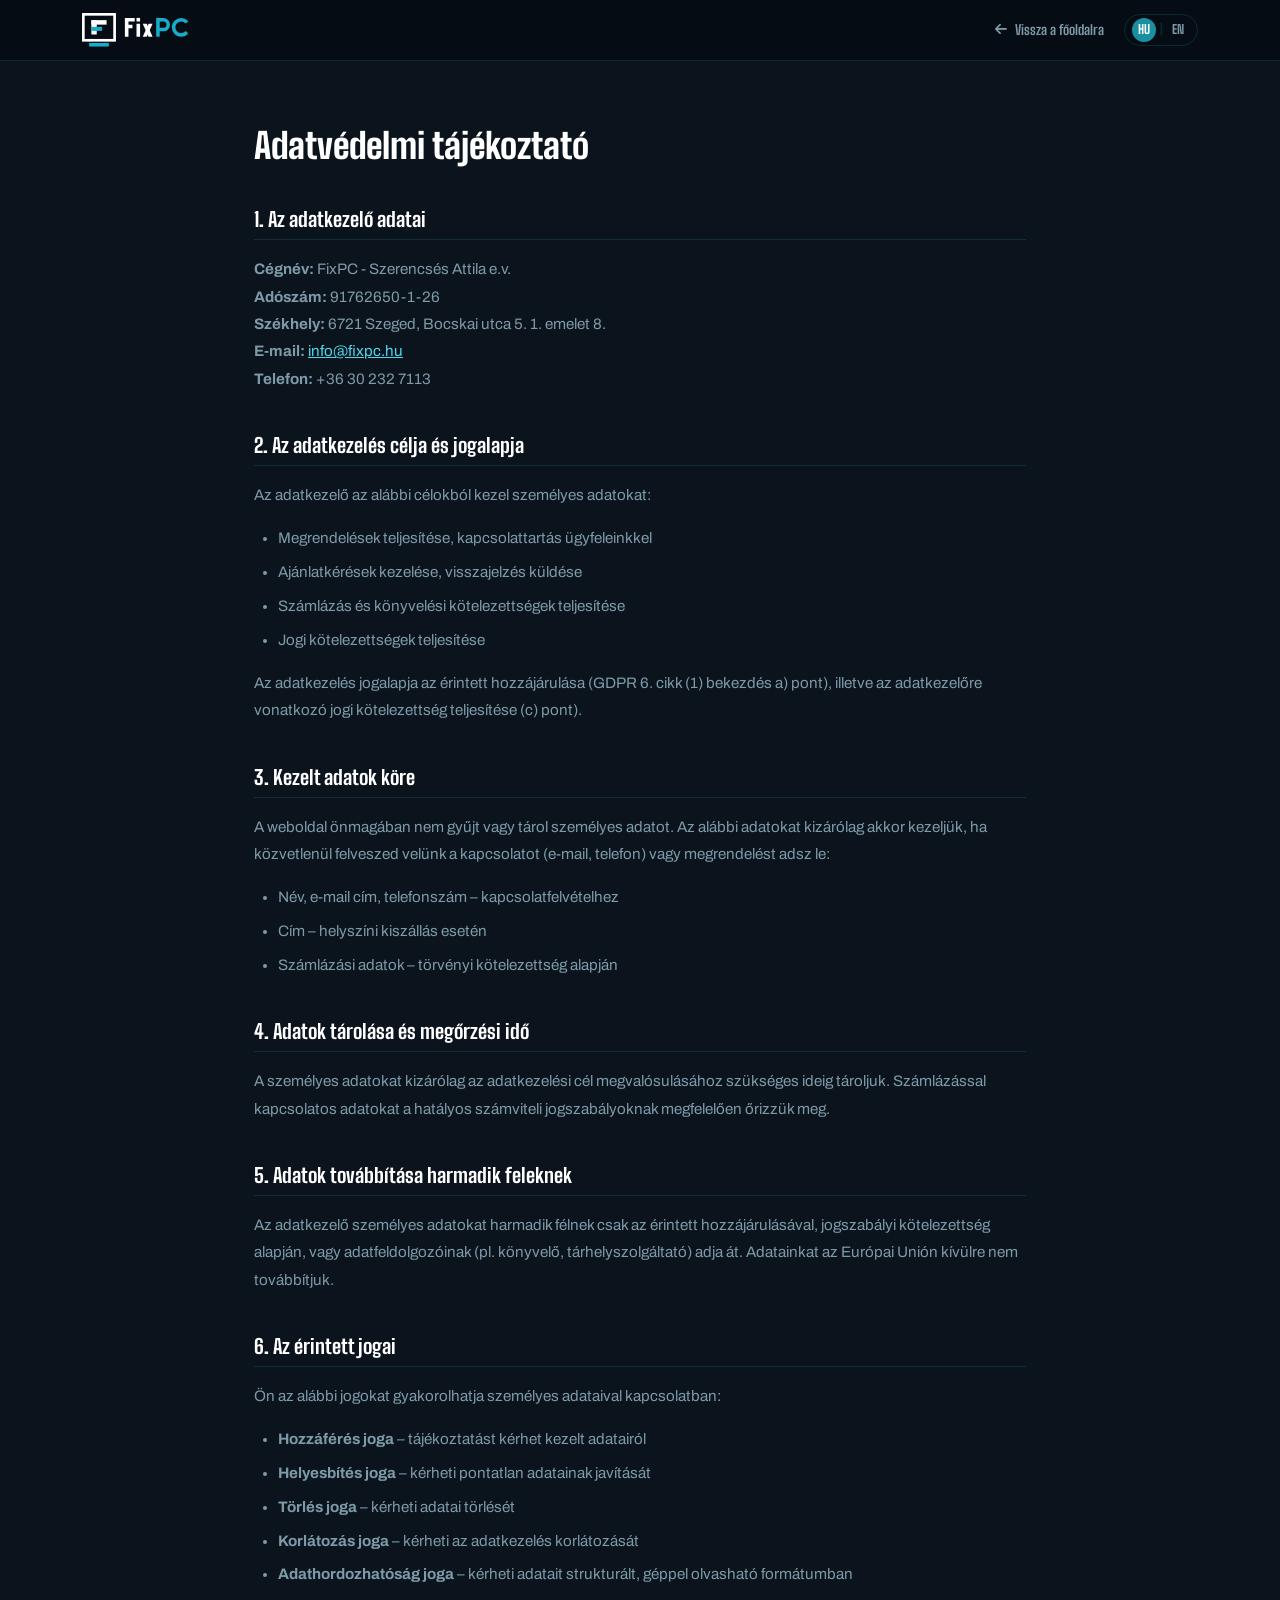
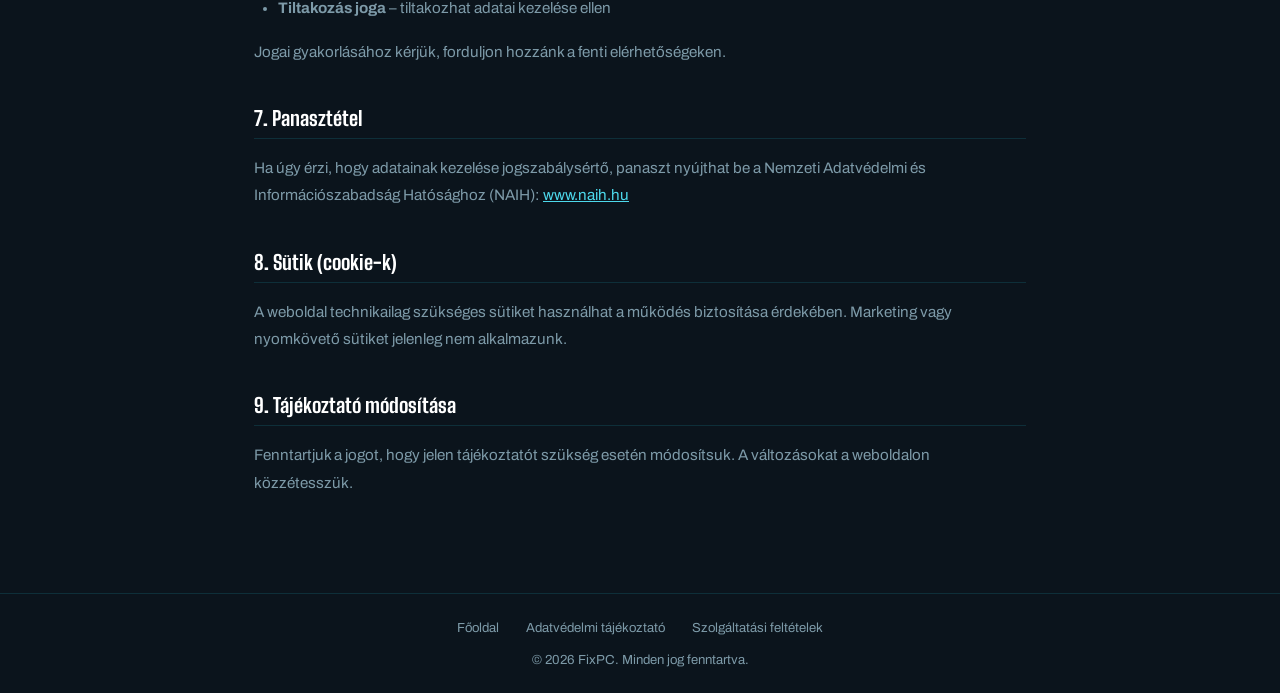
<file: privacy-policy.html>
<!DOCTYPE html>
<html lang="hu">
<head>
    <meta charset="utf-8" />
    <meta name="viewport" content="width=device-width, initial-scale=1" />
    <meta name="description" content="A FixPC adatvédelmi tájékoztatója: milyen adatokat kezelünk, milyen célból, és milyen jogok illetik meg ügyfeleinket." />
    <meta name="robots" content="noindex, follow" />
    <title>Adatvédelmi tájékoztató – FixPC</title>
    <link rel="canonical" href="https://fixpc.hu/privacy-policy.html" />
    <link rel="alternate" hreflang="hu" href="https://fixpc.hu/privacy-policy.html" />
    <link rel="alternate" hreflang="en" href="https://fixpc.hu/privacy-policy-en.html" />
    <link rel="alternate" hreflang="x-default" href="https://fixpc.hu/privacy-policy.html" />
    <link rel="icon" type="image/x-icon" href="/favicon.ico" />
    <link rel="preload" href="assets/fonts/BigShoulders-800-latin.woff2" as="font" type="font/woff2" crossorigin />
    <link rel="preload" href="assets/fonts/BigShoulders-800-latinext.woff2" as="font" type="font/woff2" crossorigin />
    <link rel="preload" href="assets/fonts/Archivo-400-latin.woff2" as="font" type="font/woff2" crossorigin />
    <link rel="preload" href="assets/fonts/Archivo-400-latinext.woff2" as="font" type="font/woff2" crossorigin />
    <link rel="stylesheet" href="vendor/bootstrap.min.css" />
    <link rel="stylesheet" href="css/fonts.css" />
    <link rel="stylesheet" href="css/fontawesome.css" />
    <link rel="stylesheet" href="css/legal.css" />
</head>
<body>
<nav class="navbar">
    <div class="container d-flex justify-content-between align-items-center">
        <a class="navbar-brand" href="index.html"><img src="assets/img/logo.svg" class="brand-mark" alt="FixPC" /></a>
        <div class="nav-right">
            <a href="index.html" class="back-btn"><i class="fas fa-arrow-left"></i> <span>Vissza a főoldalra</span></a>
            <div class="doc-lang">
                <a href="privacy-policy.html" class="active">HU</a>
                <span>|</span>
                <a href="privacy-policy-en.html">EN</a>
            </div>
        </div>
    </div>
</nav>

<div class="doc-wrap">
    <div class="doc-header">
        <h1>Adatvédelmi tájékoztató</h1>
    </div>

    <h2>1. Az adatkezelő adatai</h2>
    <p>
        <strong style="color:var(--ink)">Cégnév:</strong> FixPC - Szerencsés Attila e.v.<br>
        <strong style="color:var(--ink)">Adószám:</strong> 91762650-1-26<br>
        <strong style="color:var(--ink)">Székhely:</strong> 6721 Szeged, Bocskai utca 5. 1. emelet 8.<br>
        <strong style="color:var(--ink)">E-mail:</strong> <a href="mailto:info@fixpc.hu">info@fixpc.hu</a><br>
        <strong style="color:var(--ink)">Telefon:</strong> +36 30 232 7113
    </p>

    <h2>2. Az adatkezelés célja és jogalapja</h2>
    <p>Az adatkezelő az alábbi célokból kezel személyes adatokat:</p>
    <ul>
        <li>Megrendelések teljesítése, kapcsolattartás ügyfeleinkkel</li>
        <li>Ajánlatkérések kezelése, visszajelzés küldése</li>
        <li>Számlázás és könyvelési kötelezettségek teljesítése</li>
        <li>Jogi kötelezettségek teljesítése</li>
    </ul>
    <p>Az adatkezelés jogalapja az érintett hozzájárulása (GDPR 6. cikk (1) bekezdés a) pont), illetve az adatkezelőre vonatkozó jogi kötelezettség teljesítése (c) pont).</p>

    <h2>3. Kezelt adatok köre</h2>
    <p>A weboldal önmagában nem gyűjt vagy tárol személyes adatot. Az alábbi adatokat kizárólag akkor kezeljük, ha közvetlenül felveszed velünk a kapcsolatot (e-mail, telefon) vagy megrendelést adsz le:</p>
    <ul>
        <li>Név, e-mail cím, telefonszám – kapcsolatfelvételhez</li>
        <li>Cím – helyszíni kiszállás esetén</li>
        <li>Számlázási adatok – törvényi kötelezettség alapján</li>
    </ul>

    <h2>4. Adatok tárolása és megőrzési idő</h2>
    <p>A személyes adatokat kizárólag az adatkezelési cél megvalósulásához szükséges ideig tároljuk. Számlázással kapcsolatos adatokat a hatályos számviteli jogszabályoknak megfelelően őrizzük meg.</p>

    <h2>5. Adatok továbbítása harmadik feleknek</h2>
    <p>Az adatkezelő személyes adatokat harmadik félnek csak az érintett hozzájárulásával, jogszabályi kötelezettség alapján, vagy adatfeldolgozóinak (pl. könyvelő, tárhelyszolgáltató) adja át. Adatainkat az Európai Unión kívülre nem továbbítjuk.</p>

    <h2>6. Az érintett jogai</h2>
    <p>Ön az alábbi jogokat gyakorolhatja személyes adataival kapcsolatban:</p>
    <ul>
        <li><strong style="color:var(--ink)">Hozzáférés joga</strong> – tájékoztatást kérhet kezelt adatairól</li>
        <li><strong style="color:var(--ink)">Helyesbítés joga</strong> – kérheti pontatlan adatainak javítását</li>
        <li><strong style="color:var(--ink)">Törlés joga</strong> – kérheti adatai törlését</li>
        <li><strong style="color:var(--ink)">Korlátozás joga</strong> – kérheti az adatkezelés korlátozását</li>
        <li><strong style="color:var(--ink)">Adathordozhatóság joga</strong> – kérheti adatait strukturált, géppel olvasható formátumban</li>
        <li><strong style="color:var(--ink)">Tiltakozás joga</strong> – tiltakozhat adatai kezelése ellen</li>
    </ul>
    <p>Jogai gyakorlásához kérjük, forduljon hozzánk a fenti elérhetőségeken.</p>

    <h2>7. Panasztétel</h2>
    <p>Ha úgy érzi, hogy adatainak kezelése jogszabálysértő, panaszt nyújthat be a Nemzeti Adatvédelmi és Információszabadság Hatósághoz (NAIH): <a href="https://www.naih.hu" target="_blank">www.naih.hu</a></p>

    <h2>8. Sütik (cookie-k)</h2>
    <p>A weboldal technikailag szükséges sütiket használhat a működés biztosítása érdekében. Marketing vagy nyomkövető sütiket jelenleg nem alkalmazunk.</p>

    <h2>9. Tájékoztató módosítása</h2>
    <p>Fenntartjuk a jogot, hogy jelen tájékoztatót szükség esetén módosítsuk. A változásokat a weboldalon közzétesszük.</p>
</div>

<footer>
    <a href="index.html">Főoldal</a>
    <a href="privacy-policy.html">Adatvédelmi tájékoztató</a>
    <a href="terms.html">Szolgáltatási feltételek</a>
    <div style="margin-top:0.75rem">© <span id="yr"></span> FixPC. Minden jog fenntartva.</div>
</footer>
<script>document.getElementById('yr').textContent = new Date().getFullYear();</script>
</body>
</html>
</file>
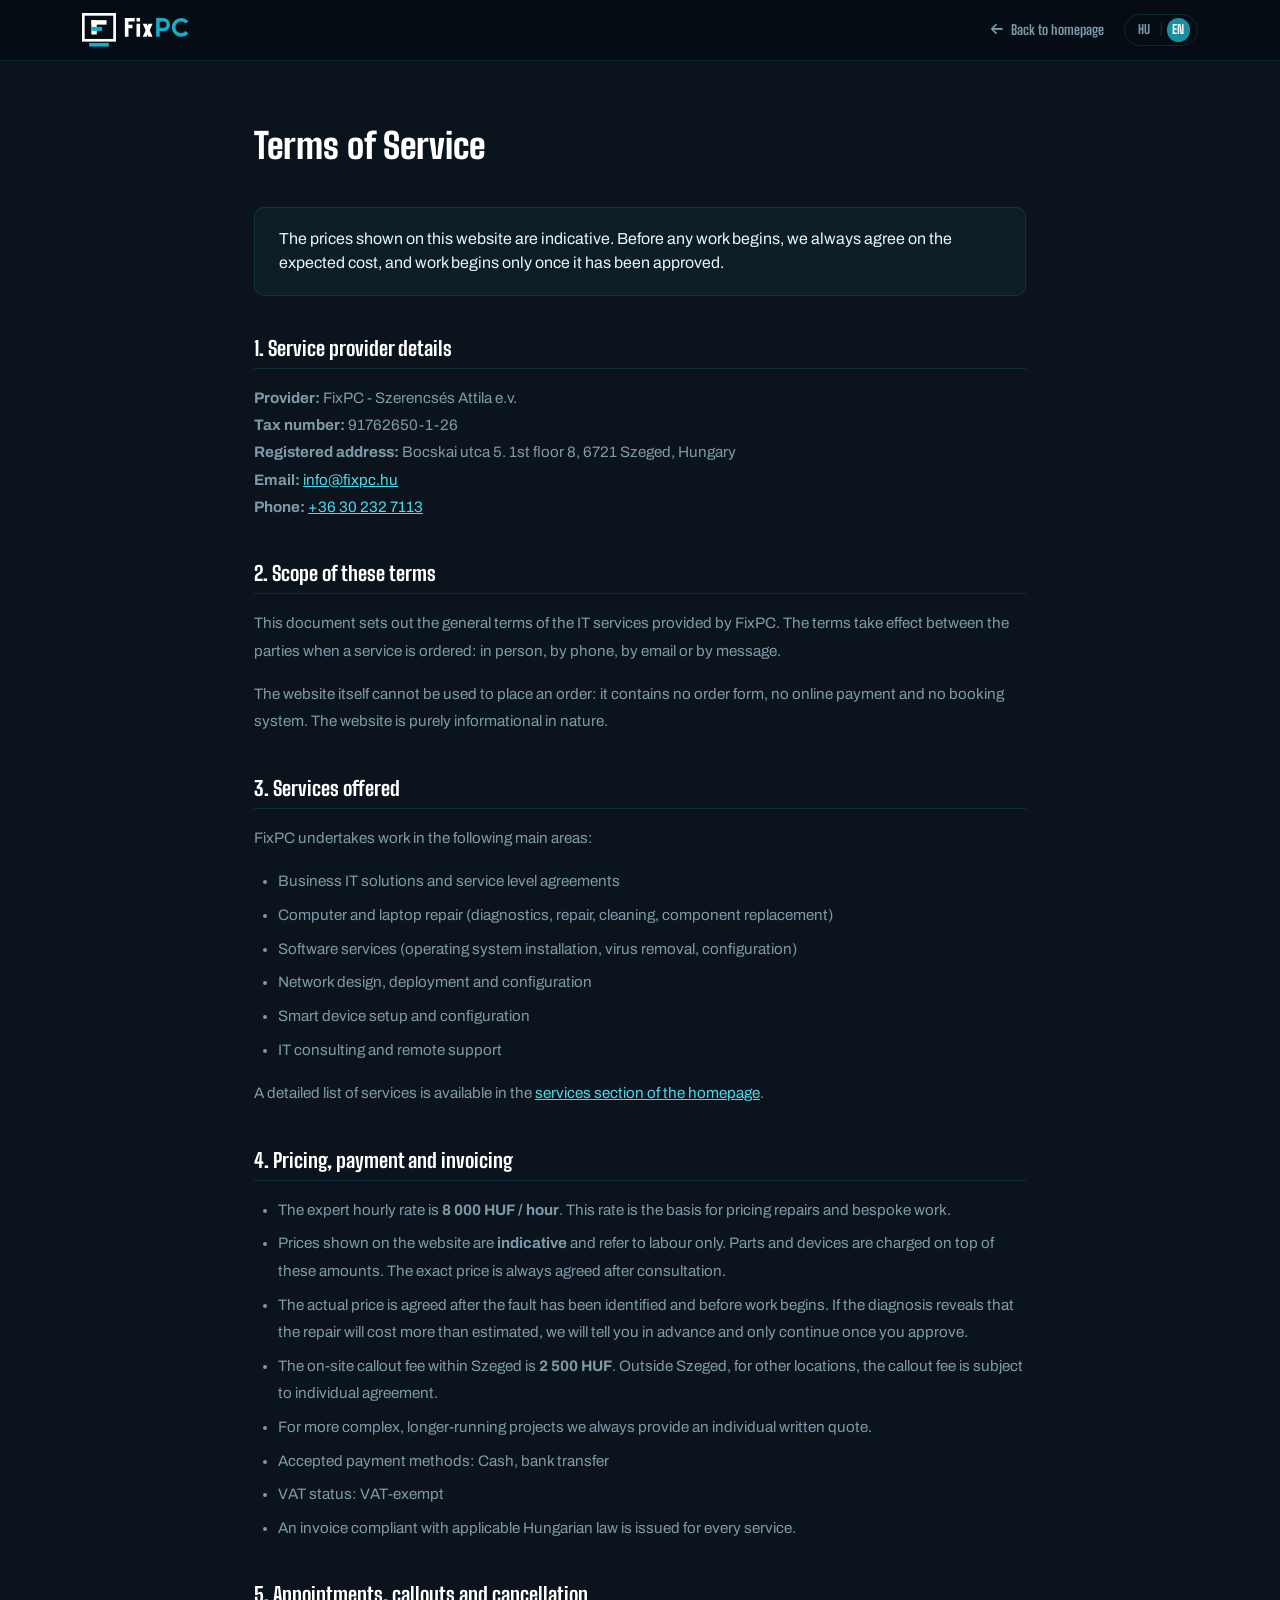
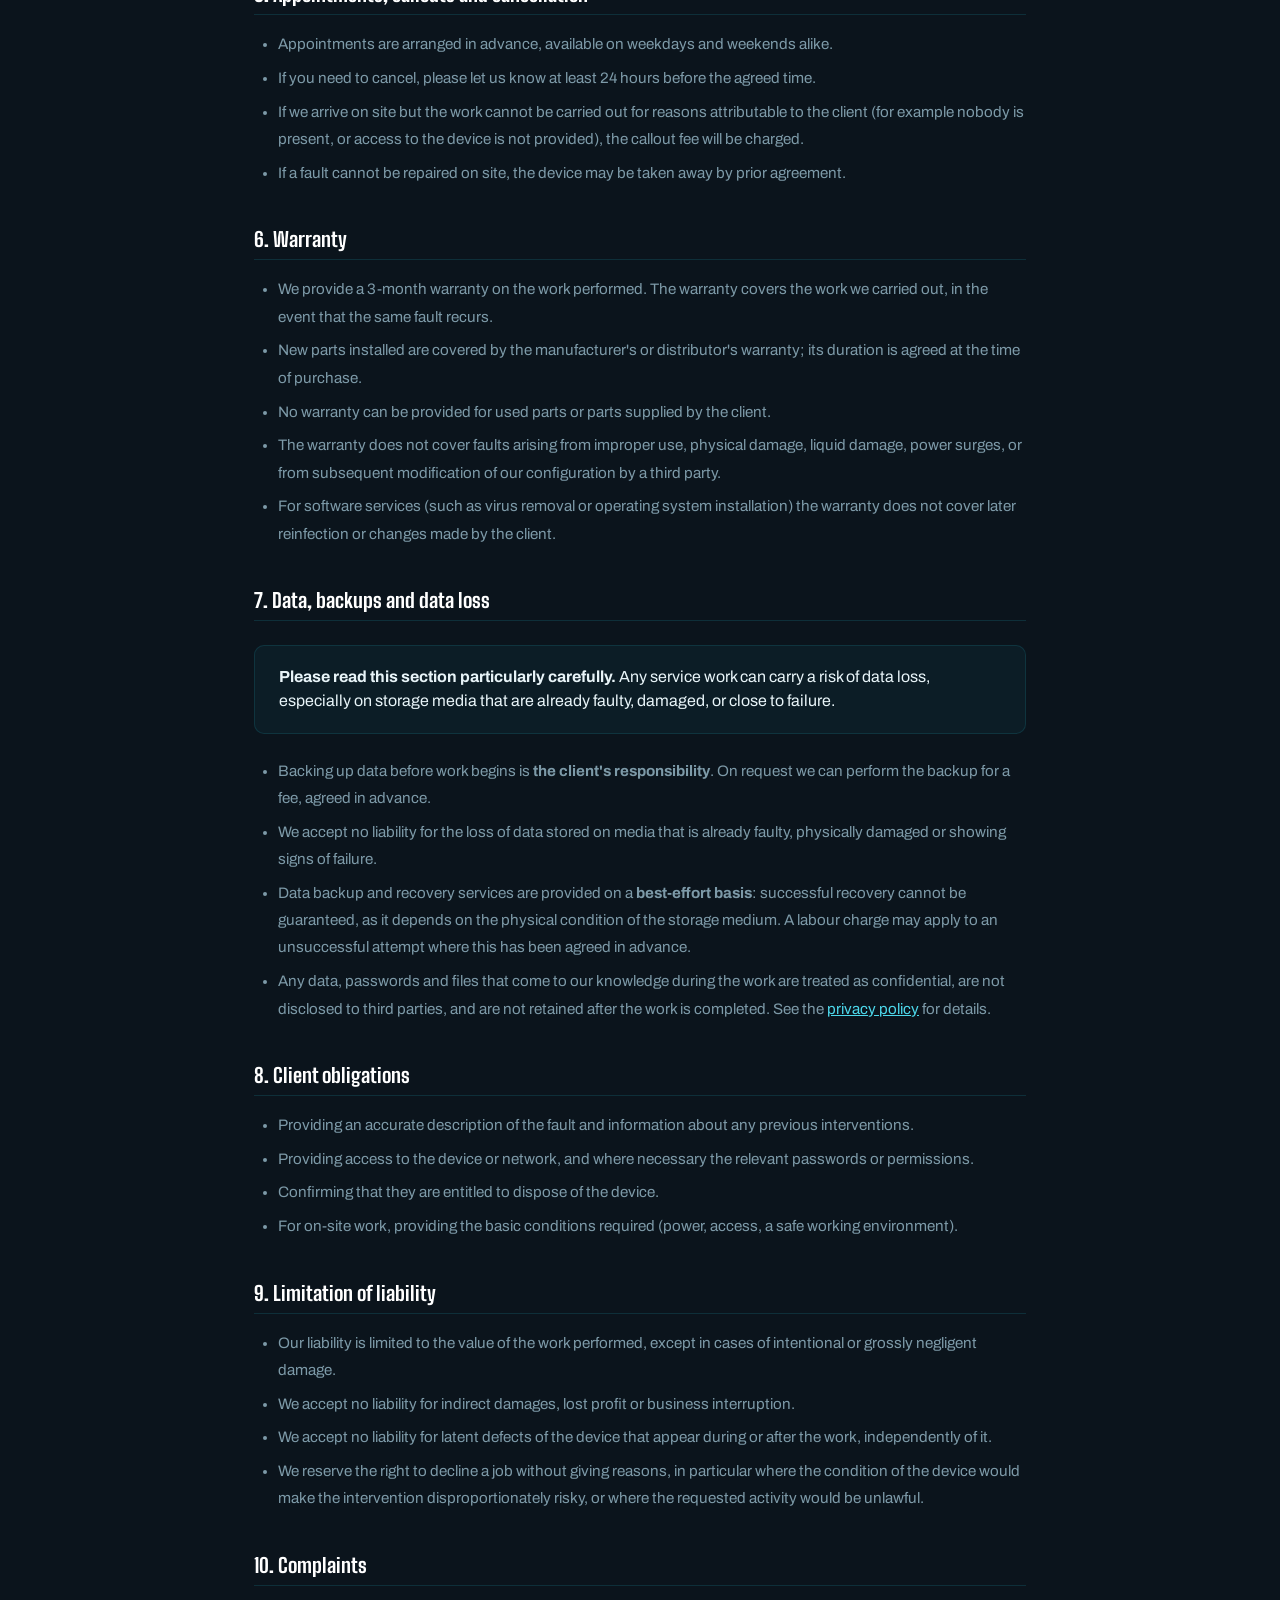
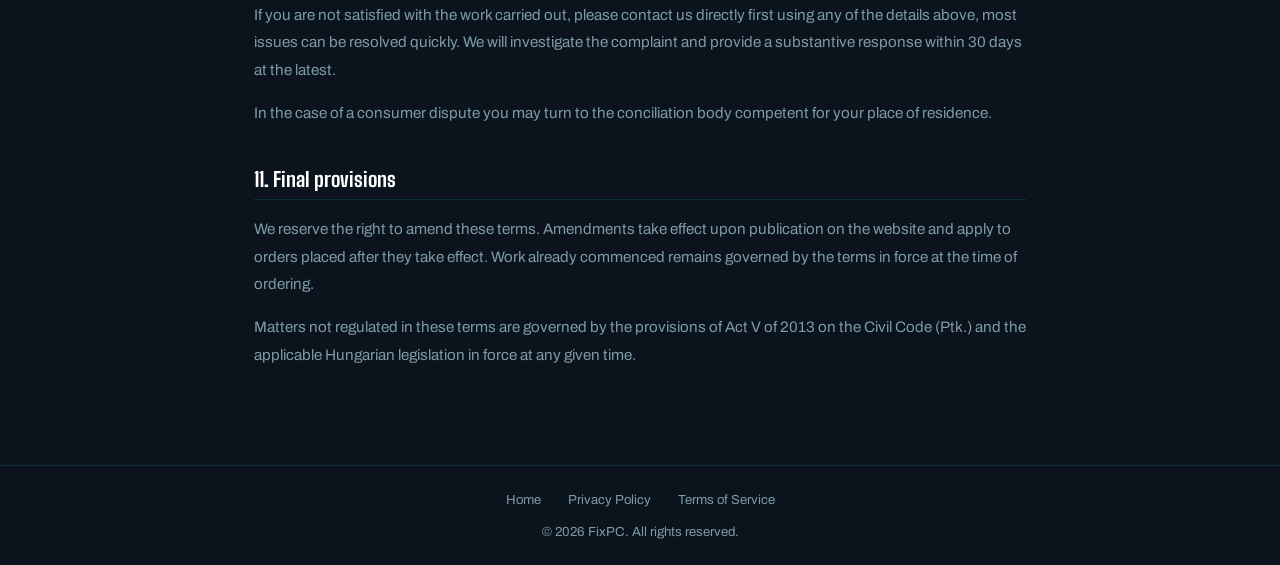
<file: terms-en.html>
<!DOCTYPE html>
<html lang="en">
<head>
    <meta charset="utf-8" />
    <meta name="viewport" content="width=device-width, initial-scale=1" />
    <meta name="description" content="FixPC's terms of service: pricing, on-site callout, warranty, and the conditions for services offered to individuals and businesses." />
    <meta name="robots" content="noindex, follow" />
    <title>Terms of Service – FixPC</title>
    <link rel="canonical" href="https://fixpc.hu/terms-en.html" />
    <link rel="alternate" hreflang="hu" href="https://fixpc.hu/terms.html" />
    <link rel="alternate" hreflang="en" href="https://fixpc.hu/terms-en.html" />
    <link rel="alternate" hreflang="x-default" href="https://fixpc.hu/terms.html" />
    <link rel="icon" type="image/x-icon" href="/favicon.ico" />
    <link rel="preload" href="assets/fonts/BigShoulders-800-latin.woff2" as="font" type="font/woff2" crossorigin />
    <link rel="preload" href="assets/fonts/Archivo-400-latin.woff2" as="font" type="font/woff2" crossorigin />
    <link rel="stylesheet" href="vendor/bootstrap.min.css" />
    <link rel="stylesheet" href="css/fonts.css" />
    <link rel="stylesheet" href="css/fontawesome.css" />
    <link rel="stylesheet" href="css/legal.css" />
</head>
<body>
<nav class="navbar">
    <div class="container d-flex justify-content-between align-items-center">
        <a class="navbar-brand" href="index-en.html"><img src="assets/img/logo.svg" class="brand-mark" alt="FixPC" /></a>
        <div class="nav-right">
            <a href="index-en.html" class="back-btn"><i class="fas fa-arrow-left"></i> <span>Back to homepage</span></a>
            <div class="doc-lang">
                <a href="terms.html">HU</a>
                <span>|</span>
                <a href="terms-en.html" class="active">EN</a>
            </div>
        </div>
    </div>
</nav>

<div class="doc-wrap">
    <div class="doc-header">
        <h1>Terms of Service</h1>
    </div>

    <div class="highlight-box">
        The prices shown on this website are indicative. Before any work begins, we always agree on the
        expected cost, and work begins only once it has been approved.
    </div>

    <h2>1. Service provider details</h2>
    <p>
        <strong style="color:var(--ink)">Provider:</strong> FixPC - Szerencsés Attila e.v.<br>
        <strong style="color:var(--ink)">Tax number:</strong> 91762650-1-26<br>
        <strong style="color:var(--ink)">Registered address:</strong> Bocskai utca 5. 1st floor 8, 6721 Szeged, Hungary<br>
        <strong style="color:var(--ink)">Email:</strong> <a href="mailto:info@fixpc.hu">info@fixpc.hu</a><br>
        <strong style="color:var(--ink)">Phone:</strong> <a href="tel:+36302327113">+36 30 232 7113</a>
    </p>

    <h2>2. Scope of these terms</h2>
    <p>
        This document sets out the general terms of the IT services provided by FixPC. The terms take effect
        between the parties when a service is ordered: in person, by phone, by email or by message.
    </p>
    <p>
        The website itself cannot be used to place an order: it contains no order form, no online payment and
        no booking system. The website is purely informational in nature.
    </p>

    <h2>3. Services offered</h2>
    <p>FixPC undertakes work in the following main areas:</p>
    <ul>
        <li>Business IT solutions and service level agreements</li>
        <li>Computer and laptop repair (diagnostics, repair, cleaning, component replacement)</li>
        <li>Software services (operating system installation, virus removal, configuration)</li>
        <li>Network design, deployment and configuration</li>
        <li>Smart device setup and configuration</li>
        <li>IT consulting and remote support</li>
    </ul>
    <p>
        A detailed list of services is available in the
        <a href="index-en.html#portfolio">services section of the homepage</a>.
    </p>

    <h2>4. Pricing, payment and invoicing</h2>
    <ul>
        <li>The expert hourly rate is <strong style="color:var(--ink)">8 000 HUF / hour</strong>. This rate is the basis for pricing repairs and bespoke work.</li>
        <li>Prices shown on the website are <strong style="color:var(--ink)">indicative</strong> and refer to labour only. Parts and devices are charged on top of these amounts. The exact price is always agreed after consultation.</li>
        <li>The actual price is agreed after the fault has been identified and before work begins. If the diagnosis reveals that the repair will cost more than estimated, we will tell you in advance and only continue once you approve.</li>
        <li>The on-site callout fee within Szeged is <strong style="color:var(--ink)">2 500 HUF</strong>. Outside Szeged, for other locations, the callout fee is subject to individual agreement.</li>
        <li>For more complex, longer-running projects we always provide an individual written quote.</li>
        <li>Accepted payment methods: Cash, bank transfer</li>
        <li>VAT status: VAT-exempt</li>
        <li>An invoice compliant with applicable Hungarian law is issued for every service.</li>
    </ul>

    <h2>5. Appointments, callouts and cancellation</h2>
    <ul>
        <li>Appointments are arranged in advance, available on weekdays and weekends alike.</li>
        <li>If you need to cancel, please let us know at least 24 hours before the agreed time.</li>
        <li>If we arrive on site but the work cannot be carried out for reasons attributable to the client (for example nobody is present, or access to the device is not provided), the callout fee will be charged.</li>
        <li>If a fault cannot be repaired on site, the device may be taken away by prior agreement.</li>
    </ul>

    <h2>6. Warranty</h2>
    <ul>
        <li>We provide a 3-month warranty on the work performed. The warranty covers the work we carried out, in the event that the same fault recurs.</li>
        <li>New parts installed are covered by the manufacturer's or distributor's warranty; its duration is agreed at the time of purchase.</li>
        <li>No warranty can be provided for used parts or parts supplied by the client.</li>
        <li>The warranty does not cover faults arising from improper use, physical damage, liquid damage, power surges, or from subsequent modification of our configuration by a third party.</li>
        <li>For software services (such as virus removal or operating system installation) the warranty does not cover later reinfection or changes made by the client.</li>
    </ul>

    <h2>7. Data, backups and data loss</h2>
    <div class="highlight-box">
        <strong style="color:var(--ink)">Please read this section particularly carefully.</strong>
        Any service work can carry a risk of data loss, especially on storage media that are already
        faulty, damaged, or close to failure.
    </div>
    <ul>
        <li>Backing up data before work begins is <strong style="color:var(--ink)">the client's responsibility</strong>. On request we can perform the backup for a fee, agreed in advance.</li>
        <li>We accept no liability for the loss of data stored on media that is already faulty, physically damaged or showing signs of failure.</li>
        <li>Data backup and recovery services are provided on a <strong style="color:var(--ink)">best-effort basis</strong>: successful recovery cannot be guaranteed, as it depends on the physical condition of the storage medium. A labour charge may apply to an unsuccessful attempt where this has been agreed in advance.</li>
        <li>Any data, passwords and files that come to our knowledge during the work are treated as confidential, are not disclosed to third parties, and are not retained after the work is completed. See the <a href="privacy-policy-en.html">privacy policy</a> for details.</li>
    </ul>

    <h2>8. Client obligations</h2>
    <ul>
        <li>Providing an accurate description of the fault and information about any previous interventions.</li>
        <li>Providing access to the device or network, and where necessary the relevant passwords or permissions.</li>
        <li>Confirming that they are entitled to dispose of the device.</li>
        <li>For on-site work, providing the basic conditions required (power, access, a safe working environment).</li>
    </ul>

    <h2>9. Limitation of liability</h2>
    <ul>
        <li>Our liability is limited to the value of the work performed, except in cases of intentional or grossly negligent damage.</li>
        <li>We accept no liability for indirect damages, lost profit or business interruption.</li>
        <li>We accept no liability for latent defects of the device that appear during or after the work, independently of it.</li>
        <li>We reserve the right to decline a job without giving reasons, in particular where the condition of the device would make the intervention disproportionately risky, or where the requested activity would be unlawful.</li>
    </ul>

    <h2>10. Complaints</h2>
    <p>
        If you are not satisfied with the work carried out, please contact us directly first using any of the
        details above, most issues can be resolved quickly. We will investigate the complaint and provide a
        substantive response within 30 days at the latest.
    </p>
    <p>
        In the case of a consumer dispute you may turn to the conciliation body competent for your place of
        residence.
    </p>

    <h2>11. Final provisions</h2>
    <p>
        We reserve the right to amend these terms. Amendments take effect upon publication on the website and
        apply to orders placed after they take effect. Work already commenced remains governed by the terms
        in force at the time of ordering.
    </p>
    <p>
        Matters not regulated in these terms are governed by the provisions of Act V of 2013 on the Civil
        Code (Ptk.) and the applicable Hungarian legislation in force at any given time.
    </p>
</div>

<footer>
    <a href="index-en.html">Home</a>
    <a href="privacy-policy-en.html">Privacy Policy</a>
    <a href="terms-en.html">Terms of Service</a>
    <div style="margin-top:0.75rem">© <span id="yr"></span> FixPC. All rights reserved.</div>
</footer>
<script>document.getElementById('yr').textContent = new Date().getFullYear();</script>
</body>
</html>
</file>
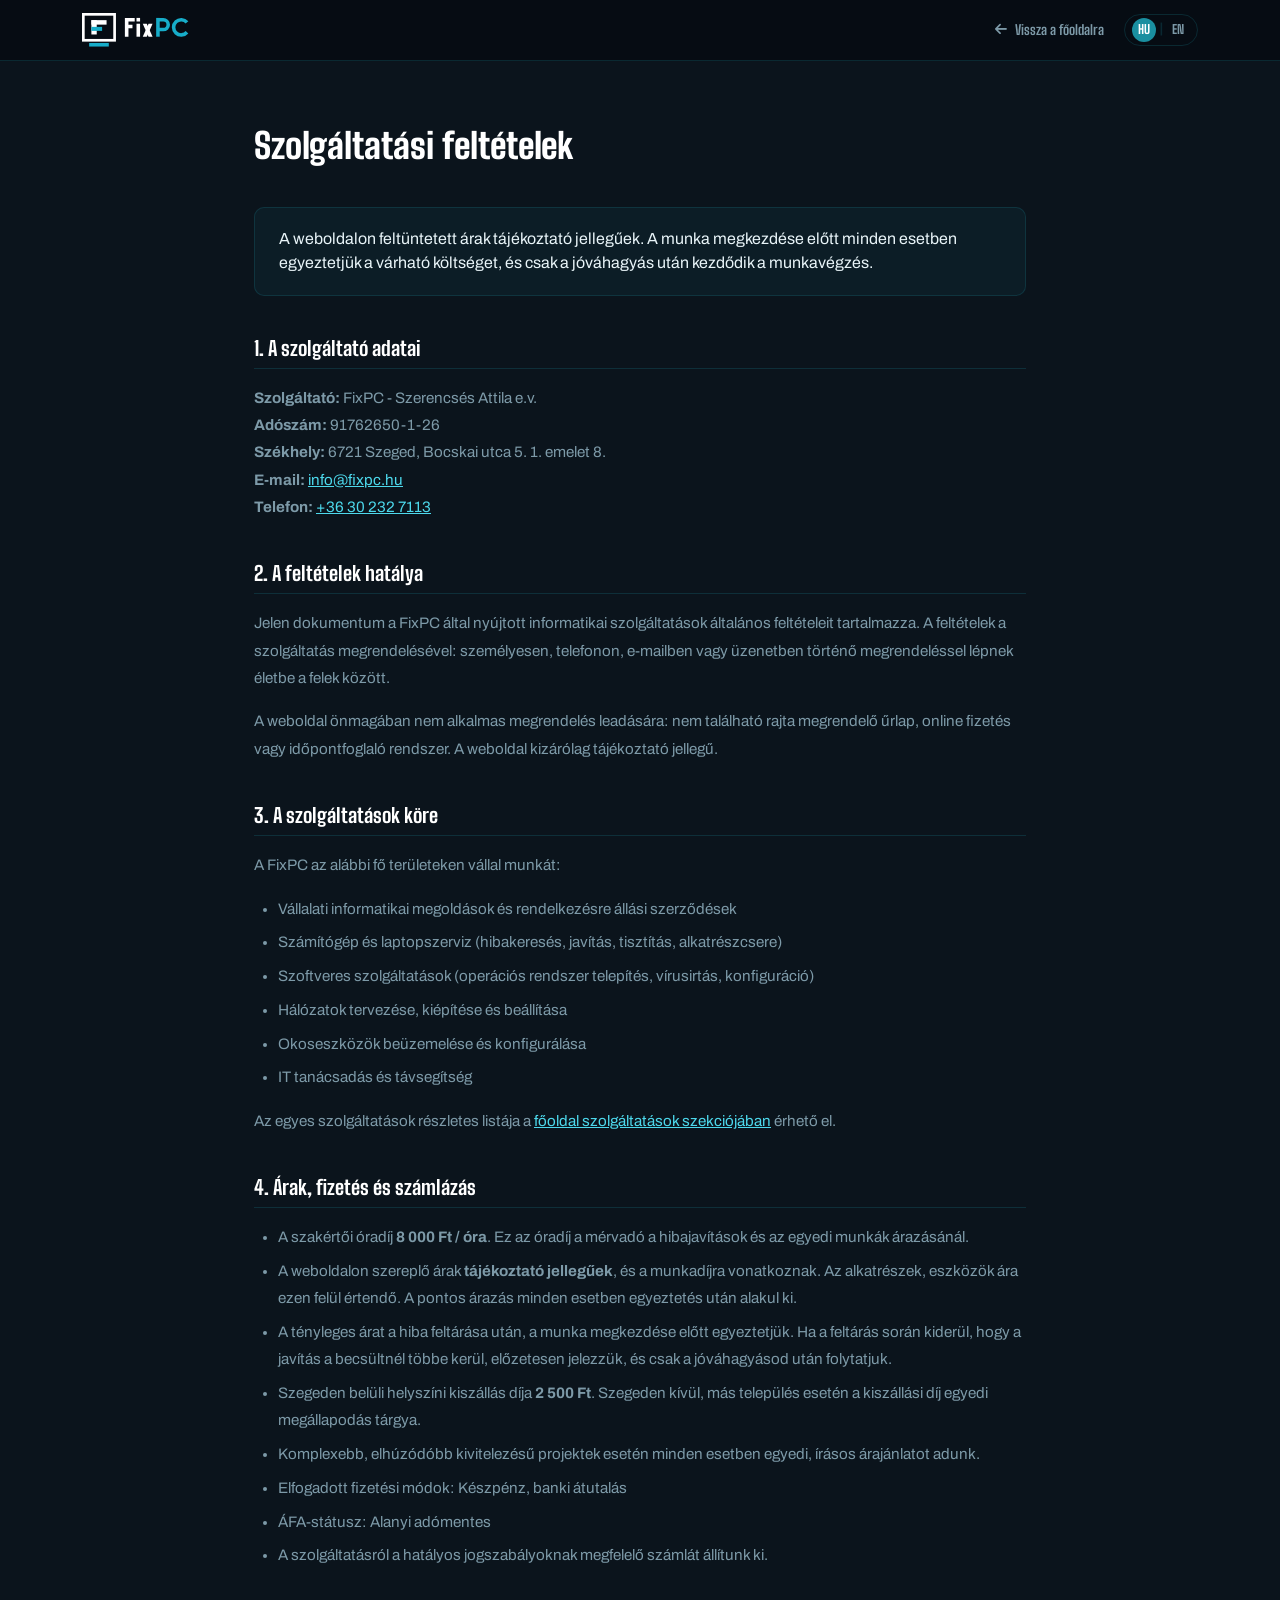
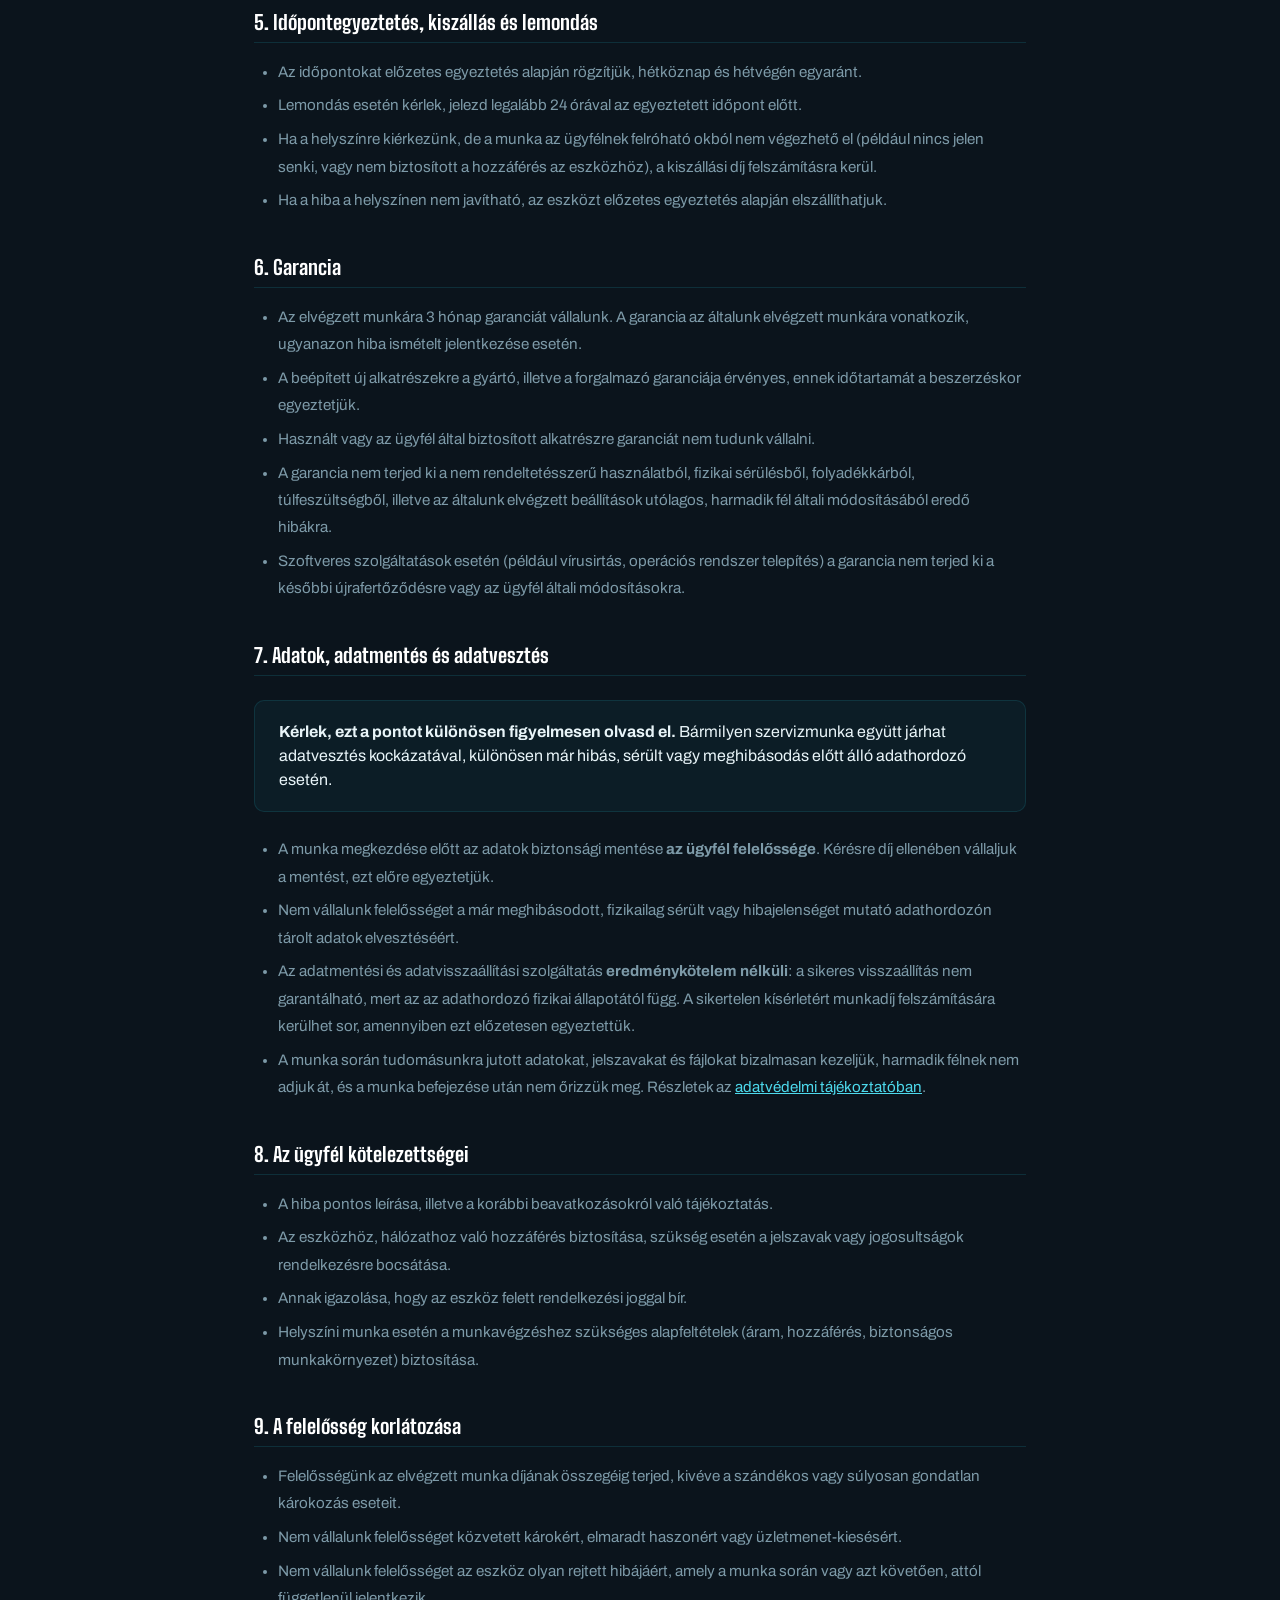
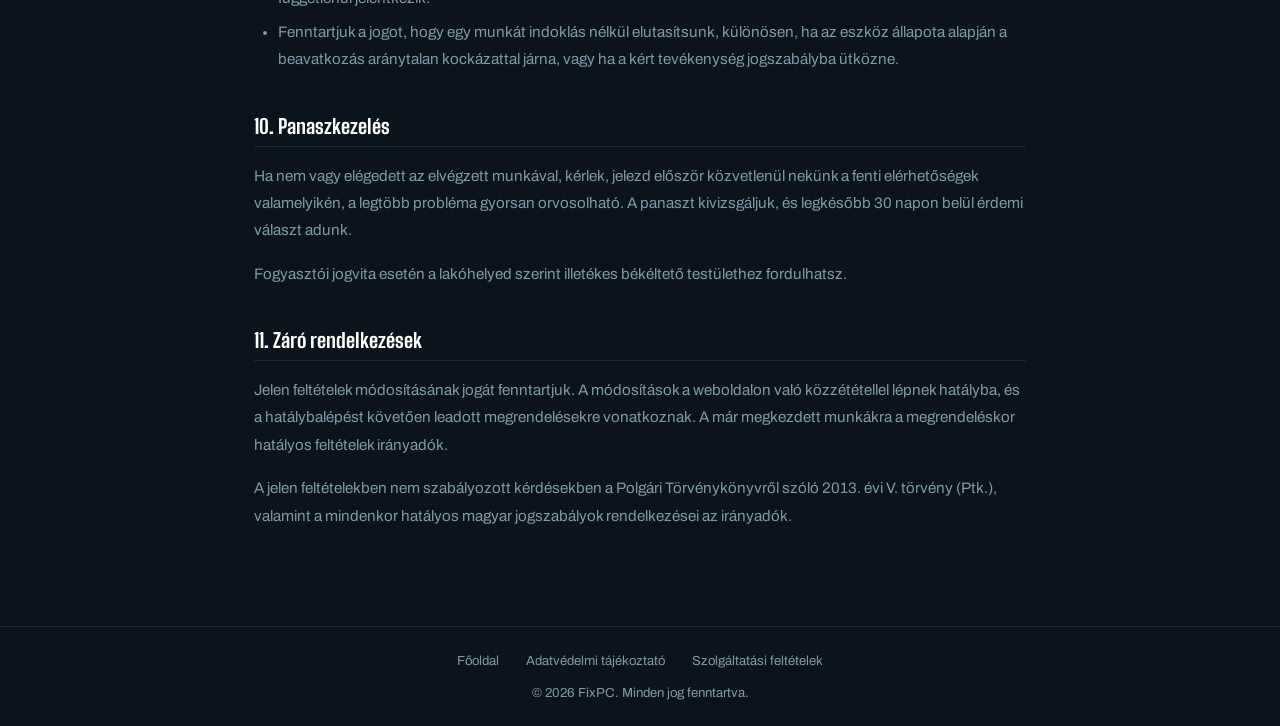
<file: terms.html>
<!DOCTYPE html>
<html lang="hu">
<head>
    <meta charset="utf-8" />
    <meta name="viewport" content="width=device-width, initial-scale=1" />
    <meta name="description" content="A FixPC szolgáltatási feltételei: árazás, kiszállás, garancia és az igénybe vehető szolgáltatások feltételei magánszemélyek és cégek részére." />
    <meta name="robots" content="noindex, follow" />
    <title>Szolgáltatási feltételek – FixPC</title>
    <link rel="canonical" href="https://fixpc.hu/terms.html" />
    <link rel="alternate" hreflang="hu" href="https://fixpc.hu/terms.html" />
    <link rel="alternate" hreflang="en" href="https://fixpc.hu/terms-en.html" />
    <link rel="alternate" hreflang="x-default" href="https://fixpc.hu/terms.html" />
    <link rel="icon" type="image/x-icon" href="/favicon.ico" />
    <link rel="preload" href="assets/fonts/BigShoulders-800-latin.woff2" as="font" type="font/woff2" crossorigin />
    <link rel="preload" href="assets/fonts/BigShoulders-800-latinext.woff2" as="font" type="font/woff2" crossorigin />
    <link rel="preload" href="assets/fonts/Archivo-400-latin.woff2" as="font" type="font/woff2" crossorigin />
    <link rel="preload" href="assets/fonts/Archivo-400-latinext.woff2" as="font" type="font/woff2" crossorigin />
    <link rel="stylesheet" href="vendor/bootstrap.min.css" />
    <link rel="stylesheet" href="css/fonts.css" />
    <link rel="stylesheet" href="css/fontawesome.css" />
    <link rel="stylesheet" href="css/legal.css" />
</head>
<body>
<nav class="navbar">
    <div class="container d-flex justify-content-between align-items-center">
        <a class="navbar-brand" href="index.html"><img src="assets/img/logo.svg" class="brand-mark" alt="FixPC" /></a>
        <div class="nav-right">
            <a href="index.html" class="back-btn"><i class="fas fa-arrow-left"></i> <span>Vissza a főoldalra</span></a>
            <div class="doc-lang">
                <a href="terms.html" class="active">HU</a>
                <span>|</span>
                <a href="terms-en.html">EN</a>
            </div>
        </div>
    </div>
</nav>

<div class="doc-wrap">
    <div class="doc-header">
        <h1>Szolgáltatási feltételek</h1>
    </div>

    <div class="highlight-box">
        A weboldalon feltüntetett árak tájékoztató jellegűek. A munka megkezdése előtt minden esetben
        egyeztetjük a várható költséget, és csak a jóváhagyás után kezdődik a munkavégzés.
    </div>

    <h2>1. A szolgáltató adatai</h2>
    <p>
        <strong style="color:var(--ink)">Szolgáltató:</strong> FixPC - Szerencsés Attila e.v.<br>
        <strong style="color:var(--ink)">Adószám:</strong> 91762650-1-26<br>
        <strong style="color:var(--ink)">Székhely:</strong> 6721 Szeged, Bocskai utca 5. 1. emelet 8.<br>
        <strong style="color:var(--ink)">E-mail:</strong> <a href="mailto:info@fixpc.hu">info@fixpc.hu</a><br>
        <strong style="color:var(--ink)">Telefon:</strong> <a href="tel:+36302327113">+36 30 232 7113</a>
    </p>

    <h2>2. A feltételek hatálya</h2>
    <p>
        Jelen dokumentum a FixPC által nyújtott informatikai szolgáltatások általános feltételeit tartalmazza.
        A feltételek a szolgáltatás megrendelésével: személyesen, telefonon, e-mailben vagy üzenetben történő
        megrendeléssel lépnek életbe a felek között.
    </p>
    <p>
        A weboldal önmagában nem alkalmas megrendelés leadására: nem található rajta megrendelő űrlap,
        online fizetés vagy időpontfoglaló rendszer. A weboldal kizárólag tájékoztató jellegű.
    </p>

    <h2>3. A szolgáltatások köre</h2>
    <p>A FixPC az alábbi fő területeken vállal munkát:</p>
    <ul>
        <li>Vállalati informatikai megoldások és rendelkezésre állási szerződések</li>
        <li>Számítógép és laptopszerviz (hibakeresés, javítás, tisztítás, alkatrészcsere)</li>
        <li>Szoftveres szolgáltatások (operációs rendszer telepítés, vírusirtás, konfiguráció)</li>
        <li>Hálózatok tervezése, kiépítése és beállítása</li>
        <li>Okoseszközök beüzemelése és konfigurálása</li>
        <li>IT tanácsadás és távsegítség</li>
    </ul>
    <p>
        Az egyes szolgáltatások részletes listája a
        <a href="index.html#portfolio">főoldal szolgáltatások szekciójában</a> érhető el.
    </p>

    <h2>4. Árak, fizetés és számlázás</h2>
    <ul>
        <li>A szakértői óradíj <strong style="color:var(--ink)">8 000 Ft / óra</strong>. Ez az óradíj a mérvadó a hibajavítások és az egyedi munkák árazásánál.</li>
        <li>A weboldalon szereplő árak <strong style="color:var(--ink)">tájékoztató jellegűek</strong>, és a munkadíjra vonatkoznak. Az alkatrészek, eszközök ára ezen felül értendő. A pontos árazás minden esetben egyeztetés után alakul ki.</li>
        <li>A tényleges árat a hiba feltárása után, a munka megkezdése előtt egyeztetjük. Ha a feltárás során kiderül, hogy a javítás a becsültnél többe kerül, előzetesen jelezzük, és csak a jóváhagyásod után folytatjuk.</li>
        <li>Szegeden belüli helyszíni kiszállás díja <strong style="color:var(--ink)">2 500 Ft</strong>. Szegeden kívül, más település esetén a kiszállási díj egyedi megállapodás tárgya.</li>
        <li>Komplexebb, elhúzódóbb kivitelezésű projektek esetén minden esetben egyedi, írásos árajánlatot adunk.</li>
        <li>Elfogadott fizetési módok: Készpénz, banki átutalás</li>
        <li>ÁFA-státusz: Alanyi adómentes</li>
        <li>A szolgáltatásról a hatályos jogszabályoknak megfelelő számlát állítunk ki.</li>
    </ul>

    <h2>5. Időpontegyeztetés, kiszállás és lemondás</h2>
    <ul>
        <li>Az időpontokat előzetes egyeztetés alapján rögzítjük, hétköznap és hétvégén egyaránt.</li>
        <li>Lemondás esetén kérlek, jelezd legalább 24 órával az egyeztetett időpont előtt.</li>
        <li>Ha a helyszínre kiérkezünk, de a munka az ügyfélnek felróható okból nem végezhető el (például nincs jelen senki, vagy nem biztosított a hozzáférés az eszközhöz), a kiszállási díj felszámításra kerül.</li>
        <li>Ha a hiba a helyszínen nem javítható, az eszközt előzetes egyeztetés alapján elszállíthatjuk.</li>
    </ul>

    <h2>6. Garancia</h2>
    <ul>
        <li>Az elvégzett munkára 3 hónap garanciát vállalunk. A garancia az általunk elvégzett munkára vonatkozik, ugyanazon hiba ismételt jelentkezése esetén.</li>
        <li>A beépített új alkatrészekre a gyártó, illetve a forgalmazó garanciája érvényes, ennek időtartamát a beszerzéskor egyeztetjük.</li>
        <li>Használt vagy az ügyfél által biztosított alkatrészre garanciát nem tudunk vállalni.</li>
        <li>A garancia nem terjed ki a nem rendeltetésszerű használatból, fizikai sérülésből, folyadékkárból, túlfeszültségből, illetve az általunk elvégzett beállítások utólagos, harmadik fél általi módosításából eredő hibákra.</li>
        <li>Szoftveres szolgáltatások esetén (például vírusirtás, operációs rendszer telepítés) a garancia nem terjed ki a későbbi újrafertőződésre vagy az ügyfél általi módosításokra.</li>
    </ul>

    <h2>7. Adatok, adatmentés és adatvesztés</h2>
    <div class="highlight-box">
        <strong style="color:var(--ink)">Kérlek, ezt a pontot különösen figyelmesen olvasd el.</strong>
        Bármilyen szervizmunka együtt járhat adatvesztés kockázatával, különösen már hibás,
        sérült vagy meghibásodás előtt álló adathordozó esetén.
    </div>
    <ul>
        <li>A munka megkezdése előtt az adatok biztonsági mentése <strong style="color:var(--ink)">az ügyfél felelőssége</strong>. Kérésre díj ellenében vállaljuk a mentést, ezt előre egyeztetjük.</li>
        <li>Nem vállalunk felelősséget a már meghibásodott, fizikailag sérült vagy hibajelenséget mutató adathordozón tárolt adatok elvesztéséért.</li>
        <li>Az adatmentési és adatvisszaállítási szolgáltatás <strong style="color:var(--ink)">eredménykötelem nélküli</strong>: a sikeres visszaállítás nem garantálható, mert az az adathordozó fizikai állapotától függ. A sikertelen kísérletért munkadíj felszámítására kerülhet sor, amennyiben ezt előzetesen egyeztettük.</li>
        <li>A munka során tudomásunkra jutott adatokat, jelszavakat és fájlokat bizalmasan kezeljük, harmadik félnek nem adjuk át, és a munka befejezése után nem őrizzük meg. Részletek az <a href="privacy-policy.html">adatvédelmi tájékoztatóban</a>.</li>
    </ul>

    <h2>8. Az ügyfél kötelezettségei</h2>
    <ul>
        <li>A hiba pontos leírása, illetve a korábbi beavatkozásokról való tájékoztatás.</li>
        <li>Az eszközhöz, hálózathoz való hozzáférés biztosítása, szükség esetén a jelszavak vagy jogosultságok rendelkezésre bocsátása.</li>
        <li>Annak igazolása, hogy az eszköz felett rendelkezési joggal bír.</li>
        <li>Helyszíni munka esetén a munkavégzéshez szükséges alapfeltételek (áram, hozzáférés, biztonságos munkakörnyezet) biztosítása.</li>
    </ul>

    <h2>9. A felelősség korlátozása</h2>
    <ul>
        <li>Felelősségünk az elvégzett munka díjának összegéig terjed, kivéve a szándékos vagy súlyosan gondatlan károkozás eseteit.</li>
        <li>Nem vállalunk felelősséget közvetett károkért, elmaradt haszonért vagy üzletmenet-kiesésért.</li>
        <li>Nem vállalunk felelősséget az eszköz olyan rejtett hibájáért, amely a munka során vagy azt követően, attól függetlenül jelentkezik.</li>
        <li>Fenntartjuk a jogot, hogy egy munkát indoklás nélkül elutasítsunk, különösen, ha az eszköz állapota alapján a beavatkozás aránytalan kockázattal járna, vagy ha a kért tevékenység jogszabályba ütközne.</li>
    </ul>

    <h2>10. Panaszkezelés</h2>
    <p>
        Ha nem vagy elégedett az elvégzett munkával, kérlek, jelezd először közvetlenül nekünk a fenti
        elérhetőségek valamelyikén, a legtöbb probléma gyorsan orvosolható. A panaszt kivizsgáljuk, és
        legkésőbb 30 napon belül érdemi választ adunk.
    </p>
    <p>
        Fogyasztói jogvita esetén a lakóhelyed szerint illetékes békéltető testülethez fordulhatsz.
    </p>

    <h2>11. Záró rendelkezések</h2>
    <p>
        Jelen feltételek módosításának jogát fenntartjuk. A módosítások a weboldalon való közzététellel lépnek
        hatályba, és a hatálybalépést követően leadott megrendelésekre vonatkoznak. A már megkezdett munkákra
        a megrendeléskor hatályos feltételek irányadók.
    </p>
    <p>
        A jelen feltételekben nem szabályozott kérdésekben a Polgári Törvénykönyvről szóló 2013. évi V. törvény
        (Ptk.), valamint a mindenkor hatályos magyar jogszabályok rendelkezései az irányadók.
    </p>
</div>

<footer>
    <a href="index.html">Főoldal</a>
    <a href="privacy-policy.html">Adatvédelmi tájékoztató</a>
    <a href="terms.html">Szolgáltatási feltételek</a>
    <div style="margin-top:0.75rem">© <span id="yr"></span> FixPC. Minden jog fenntartva.</div>
</footer>
<script>document.getElementById('yr').textContent = new Date().getFullYear();</script>
</body>
</html>
</file>
<file: css/fonts.css>
/* Self-hosted, no CDN. Archivo (body/UI) + Big Shoulders (headings). */
/* Latin + Latin Extended-A subsets cover Hungarian (á é í ó ö ő ú ü ű) and English. */

@font-face {
  font-family: 'Archivo';
  font-style: normal;
  font-weight: 400;
  font-display: swap;
  src: url(../assets/fonts/Archivo-400-latin.woff2) format('woff2');
  unicode-range: U+0000-00FF, U+0131, U+0152-0153, U+02BB-02BC, U+02C6, U+02DA, U+02DC, U+0304, U+0308, U+0329, U+2000-206F, U+20AC, U+2122, U+2191, U+2193, U+2212, U+2215, U+FEFF, U+FFFD;
}
@font-face {
  font-family: 'Archivo';
  font-style: normal;
  font-weight: 400;
  font-display: swap;
  src: url(../assets/fonts/Archivo-400-latinext.woff2) format('woff2');
  unicode-range: U+0100-02BA, U+02BD-02C5, U+02C7-02CC, U+02CE-02D7, U+02DD-02FF, U+0304, U+0308, U+0329, U+1D00-1DBF, U+1E00-1E9F, U+1EF2-1EFF, U+2020, U+20A0-20AB, U+20AD-20C0, U+2113, U+2C60-2C7F, U+A720-A7FF;
}

@font-face {
  font-family: 'Archivo';
  font-style: normal;
  font-weight: 500;
  font-display: swap;
  src: url(../assets/fonts/Archivo-500-latin.woff2) format('woff2');
  unicode-range: U+0000-00FF, U+0131, U+0152-0153, U+02BB-02BC, U+02C6, U+02DA, U+02DC, U+0304, U+0308, U+0329, U+2000-206F, U+20AC, U+2122, U+2191, U+2193, U+2212, U+2215, U+FEFF, U+FFFD;
}
@font-face {
  font-family: 'Archivo';
  font-style: normal;
  font-weight: 500;
  font-display: swap;
  src: url(../assets/fonts/Archivo-500-latinext.woff2) format('woff2');
  unicode-range: U+0100-02BA, U+02BD-02C5, U+02C7-02CC, U+02CE-02D7, U+02DD-02FF, U+0304, U+0308, U+0329, U+1D00-1DBF, U+1E00-1E9F, U+1EF2-1EFF, U+2020, U+20A0-20AB, U+20AD-20C0, U+2113, U+2C60-2C7F, U+A720-A7FF;
}

@font-face {
  font-family: 'Archivo';
  font-style: normal;
  font-weight: 600;
  font-display: swap;
  src: url(../assets/fonts/Archivo-600-latin.woff2) format('woff2');
  unicode-range: U+0000-00FF, U+0131, U+0152-0153, U+02BB-02BC, U+02C6, U+02DA, U+02DC, U+0304, U+0308, U+0329, U+2000-206F, U+20AC, U+2122, U+2191, U+2193, U+2212, U+2215, U+FEFF, U+FFFD;
}
@font-face {
  font-family: 'Archivo';
  font-style: normal;
  font-weight: 600;
  font-display: swap;
  src: url(../assets/fonts/Archivo-600-latinext.woff2) format('woff2');
  unicode-range: U+0100-02BA, U+02BD-02C5, U+02C7-02CC, U+02CE-02D7, U+02DD-02FF, U+0304, U+0308, U+0329, U+1D00-1DBF, U+1E00-1E9F, U+1EF2-1EFF, U+2020, U+20A0-20AB, U+20AD-20C0, U+2113, U+2C60-2C7F, U+A720-A7FF;
}

@font-face {
  font-family: 'Archivo';
  font-style: normal;
  font-weight: 700;
  font-display: swap;
  src: url(../assets/fonts/Archivo-700-latin.woff2) format('woff2');
  unicode-range: U+0000-00FF, U+0131, U+0152-0153, U+02BB-02BC, U+02C6, U+02DA, U+02DC, U+0304, U+0308, U+0329, U+2000-206F, U+20AC, U+2122, U+2191, U+2193, U+2212, U+2215, U+FEFF, U+FFFD;
}
@font-face {
  font-family: 'Archivo';
  font-style: normal;
  font-weight: 700;
  font-display: swap;
  src: url(../assets/fonts/Archivo-700-latinext.woff2) format('woff2');
  unicode-range: U+0100-02BA, U+02BD-02C5, U+02C7-02CC, U+02CE-02D7, U+02DD-02FF, U+0304, U+0308, U+0329, U+1D00-1DBF, U+1E00-1E9F, U+1EF2-1EFF, U+2020, U+20A0-20AB, U+20AD-20C0, U+2113, U+2C60-2C7F, U+A720-A7FF;
}

@font-face {
  font-family: 'Big Shoulders';
  font-style: normal;
  font-weight: 500;
  font-display: swap;
  src: url(../assets/fonts/BigShoulders-500-latin.woff2) format('woff2');
  unicode-range: U+0000-00FF, U+0131, U+0152-0153, U+02BB-02BC, U+02C6, U+02DA, U+02DC, U+0304, U+0308, U+0329, U+2000-206F, U+20AC, U+2122, U+2191, U+2193, U+2212, U+2215, U+FEFF, U+FFFD;
}
@font-face {
  font-family: 'Big Shoulders';
  font-style: normal;
  font-weight: 500;
  font-display: swap;
  src: url(../assets/fonts/BigShoulders-500-latinext.woff2) format('woff2');
  unicode-range: U+0100-02BA, U+02BD-02C5, U+02C7-02CC, U+02CE-02D7, U+02DD-02FF, U+0304, U+0308, U+0329, U+1D00-1DBF, U+1E00-1E9F, U+1EF2-1EFF, U+2020, U+20A0-20AB, U+20AD-20C0, U+2113, U+2C60-2C7F, U+A720-A7FF;
}

@font-face {
  font-family: 'Big Shoulders';
  font-style: normal;
  font-weight: 600;
  font-display: swap;
  src: url(../assets/fonts/BigShoulders-600-latin.woff2) format('woff2');
  unicode-range: U+0000-00FF, U+0131, U+0152-0153, U+02BB-02BC, U+02C6, U+02DA, U+02DC, U+0304, U+0308, U+0329, U+2000-206F, U+20AC, U+2122, U+2191, U+2193, U+2212, U+2215, U+FEFF, U+FFFD;
}
@font-face {
  font-family: 'Big Shoulders';
  font-style: normal;
  font-weight: 600;
  font-display: swap;
  src: url(../assets/fonts/BigShoulders-600-latinext.woff2) format('woff2');
  unicode-range: U+0100-02BA, U+02BD-02C5, U+02C7-02CC, U+02CE-02D7, U+02DD-02FF, U+0304, U+0308, U+0329, U+1D00-1DBF, U+1E00-1E9F, U+1EF2-1EFF, U+2020, U+20A0-20AB, U+20AD-20C0, U+2113, U+2C60-2C7F, U+A720-A7FF;
}

@font-face {
  font-family: 'Big Shoulders';
  font-style: normal;
  font-weight: 700;
  font-display: swap;
  src: url(../assets/fonts/BigShoulders-700-latin.woff2) format('woff2');
  unicode-range: U+0000-00FF, U+0131, U+0152-0153, U+02BB-02BC, U+02C6, U+02DA, U+02DC, U+0304, U+0308, U+0329, U+2000-206F, U+20AC, U+2122, U+2191, U+2193, U+2212, U+2215, U+FEFF, U+FFFD;
}
@font-face {
  font-family: 'Big Shoulders';
  font-style: normal;
  font-weight: 700;
  font-display: swap;
  src: url(../assets/fonts/BigShoulders-700-latinext.woff2) format('woff2');
  unicode-range: U+0100-02BA, U+02BD-02C5, U+02C7-02CC, U+02CE-02D7, U+02DD-02FF, U+0304, U+0308, U+0329, U+1D00-1DBF, U+1E00-1E9F, U+1EF2-1EFF, U+2020, U+20A0-20AB, U+20AD-20C0, U+2113, U+2C60-2C7F, U+A720-A7FF;
}

@font-face {
  font-family: 'Big Shoulders';
  font-style: normal;
  font-weight: 800;
  font-display: swap;
  src: url(../assets/fonts/BigShoulders-800-latin.woff2) format('woff2');
  unicode-range: U+0000-00FF, U+0131, U+0152-0153, U+02BB-02BC, U+02C6, U+02DA, U+02DC, U+0304, U+0308, U+0329, U+2000-206F, U+20AC, U+2122, U+2191, U+2193, U+2212, U+2215, U+FEFF, U+FFFD;
}
@font-face {
  font-family: 'Big Shoulders';
  font-style: normal;
  font-weight: 800;
  font-display: swap;
  src: url(../assets/fonts/BigShoulders-800-latinext.woff2) format('woff2');
  unicode-range: U+0100-02BA, U+02BD-02C5, U+02C7-02CC, U+02CE-02D7, U+02DD-02FF, U+0304, U+0308, U+0329, U+1D00-1DBF, U+1E00-1E9F, U+1EF2-1EFF, U+2020, U+20A0-20AB, U+20AD-20C0, U+2113, U+2C60-2C7F, U+A720-A7FF;
}
</file>
<file: css/style.css>
/* ══════════════════════════════════════════
   FixPC – megosztott stiluslap
   Hasznalja: index.html (HU), index-en.html (EN)

   Egyszerű, sötét, letisztult felület: a régi verzió hangulatát
   megtartva, de animált rács/fényglow és generikus elemek nélkül.
   ══════════════════════════════════════════ */
:root {
    --pri:        #1a8fa0;
    --pri-dark:   #0d6e7d;
    --pri-light:  #2ab3c8;
    --accent:     #4dd9ec;
    --bg-dark:    #0b141c;
    --bg-darker:  #070d13;
    --bg-mid:     #0f1c26;
    --bg-card:    #13212c;
    --text:       #e8f4f8;
    --text-muted: #7d9aa8;
    --border:     rgba(26,143,160,.22);

    --fh: 'Big Shoulders', sans-serif;   /* headings */
    --fb: 'Archivo', sans-serif;         /* body / UI */
}

*  { box-sizing: border-box; }
/* overflow-x guards against accidental horizontal scroll on mobile, which also
   throws off position:fixed elements (e.g. .tap-call) until the browser reflows on scroll */
html { scroll-behavior: smooth; overflow-x: hidden; }
body { font-family: var(--fb); background: var(--bg-dark); color: var(--text); margin: 0; overflow-x: hidden; }
a { color: var(--accent); }

a:focus-visible, button:focus-visible, input:focus-visible,
select:focus-visible, .p-card:focus-visible, [tabindex]:focus-visible {
    outline: 2px solid var(--accent);
    outline-offset: 2px;
    border-radius: 4px;
}

@media (prefers-reduced-motion: reduce) {
    html { scroll-behavior: auto; }
    *, *::before, *::after { animation-duration: .01ms !important; animation-iteration-count: 1 !important; transition-duration: .01ms !important; }
}

/* ══════════════════════════════════════════
   NAVBAR
══════════════════════════════════════════ */
#mainNav {
    background: rgba(7,13,19,.92);
    backdrop-filter: blur(10px);
    border-bottom: 1px solid var(--border);
    padding: .7rem 0;
    transition: box-shadow .3s;
}
#mainNav.navbar-scrolled { box-shadow: 0 4px 24px rgba(0,0,0,.35); }
#mainNav.navbar-scrolled .navbar-brand { transform: scale(.88); }

.navbar-brand { display:flex; align-items:center; gap:.55rem; transform-origin: left center; transition: transform .3s; }
.brand-mark { height: 42px; width: auto; transition: transform .3s; flex-shrink: 0; }
.navbar-brand:hover .brand-mark { transform: rotate(-3deg) scale(1.05); }
.brand-word { font-family: var(--fh); font-weight: 700; font-size: 1.3rem; letter-spacing: .01em; line-height: 1; color: var(--text); }
.brand-word .pc { color: var(--accent); }

.nav-link {
    font-family: var(--fh);
    font-weight: 600;
    font-size: .84rem;
    letter-spacing: .04em;
    text-transform: uppercase;
    color: var(--text-muted) !important;
    padding: .5rem .9rem !important;
    position: relative;
    transition: color .2s;
}
.nav-link::after {
    content:''; position:absolute; bottom:0; left:.9rem; right:.9rem;
    height:2px; background:var(--accent); border-radius: 2px;
    transform:scaleX(0); transition:transform .25s;
}
.nav-link:hover, .nav-link.active { color: var(--accent) !important; }
.nav-link:hover::after, .nav-link.active::after { transform: scaleX(1); }

.lang-toggle {
    display:inline-flex; align-items:center; gap:.25rem;
    border:1px solid var(--border); border-radius:20px;
    padding:.2rem .4rem; margin-left:.75rem;
    font-family:var(--fh); font-size:.78rem; font-weight:700;
}
.lang-toggle a { color: var(--text-muted); text-decoration:none; padding:.32rem .55rem; display:inline-flex; align-items:center; line-height:1; border-radius:12px; transition: all .2s; }
.lang-toggle a.active { background:var(--pri-dark); color:#fff; }
.lang-toggle a:hover:not(.active) { color:var(--accent); }
.lang-toggle span { color: var(--border); }

.navbar-toggler { border-color:var(--border); }
.navbar-toggler i { color:var(--text-muted); }

.nav-cta {
    display: inline-flex; align-items: center; gap: .5rem;
    background: var(--pri-dark); color: #fff; text-decoration: none;
    font-family: var(--fh); font-weight: 700; font-size: .82rem;
    padding: .5rem 1.1rem; border-radius: 20px; margin-left: 1.1rem;
    transition: filter .2s;
}
.nav-cta:hover { filter: brightness(1.15); color: #fff; }
.nav-cta i { font-size: .8rem; }
@media (max-width: 991px) { .nav-cta { margin: .75rem 0 0; } }

/* ══════════════════════════════════════════
   HERO
══════════════════════════════════════════ */
#hero {
    padding: 8.5rem 0 5rem;
    background: radial-gradient(ellipse 900px 500px at 80% 0%, rgba(26,143,160,.14), transparent 65%), var(--bg-dark);
}
.hero-content { position:relative; z-index:2; }

.hero-title {
    font-family:var(--fh); font-weight:800;
    font-size:clamp(2.4rem,5.5vw,4.2rem); line-height:1.05;
    color:#fff; margin-bottom:1.1rem;
}
.hero-title .hl { color: var(--accent); }
.hero-tagline { display:block; font-family: var(--fb); font-size:clamp(1.2rem,2.3vw,1.7rem); font-weight: 500; line-height:1.25; margin-top:.5rem; color: var(--text-muted); }
.hero-sub { font-size:1.05rem; color:var(--text-muted); max-width:500px; line-height:1.75; margin: 1.3rem 0 2.2rem; }

.btn-main {
    background: var(--pri-dark); border: none; color: #fff;
    font-family: var(--fh); font-weight: 700; font-size: .88rem;
    letter-spacing: .04em; text-transform: uppercase;
    padding: .88rem 2.1rem; border-radius: 6px; text-decoration: none;
    display: inline-block; transition: all .25s;
}
.btn-main:hover { filter: brightness(1.15); transform: translateY(-2px); color:#fff; }
.btn-out {
    background: transparent; border: 1.5px solid var(--border);
    color: var(--text); font-family: var(--fh); font-weight: 600;
    font-size: .88rem; letter-spacing: .04em; text-transform: uppercase;
    padding: .86rem 2.1rem; border-radius: 6px; text-decoration: none;
    display: inline-block; margin-left: 1rem; transition: all .25s;
}
.btn-out:hover { border-color: var(--accent); color: var(--accent); }

.hero-stats { display:flex; gap:1.6rem; flex-wrap:wrap; margin-top:2.6rem; padding-top:1.8rem; border-top:1px solid var(--border); }
.hero-stats > div { text-align:center; }
.hero-stat-link { text-align:center; display:block; text-decoration:none; color:inherit; transition:opacity .2s; }
.hero-stat-link:hover, .hero-stat-link:focus-visible { opacity:.75; }
.stat-num { font-family:var(--fh); font-weight:800; font-size:1.9rem; color:var(--accent); line-height:1; }
.stat-num .stat-unit { font-size:.55em; font-weight:700; }
.stat-lbl { font-size:.72rem; color:var(--text-muted); text-transform:uppercase; letter-spacing:.04em; margin-top:.3rem; }

.hero-logo-wrap { position:relative; display:flex; align-items:center; justify-content:center; padding: 3rem 1.5rem; }
.hero-logo-halo {
    position:absolute; top:50%; left:50%; transform:translate(-50%,-50%);
    width:480px; height:220px; max-width:100%; border-radius:50%;
}
.hero-logo-img {
    width: clamp(240px, 32vw, 400px);
    position:relative; z-index:2;
    animation: float 6s ease-in-out infinite;
}
@keyframes float { 0%,100% { transform: translateY(0); } 50% { transform: translateY(-14px); } }

/* ══════════════════════════════════════════
   SECTION COMMONS
══════════════════════════════════════════ */
.sec { padding: 6.5rem 0; }
.sec-paper { background: var(--bg-dark); }
.sec-deep  { background: var(--bg-mid); }
.sec-night { background: var(--bg-darker); }

.sec-title { font-family:var(--fh); font-weight:800; font-size:clamp(1.7rem,3.1vw,2.5rem); color:#fff; margin-bottom:1rem; }
.sec-sub { color:var(--text-muted); font-size:1rem; max-width:560px; margin:0 auto; line-height:1.75; }

/* ══════════════════════════════════════════
   SERVICE CARDS (headline 3)
══════════════════════════════════════════ */
.svc-card {
    background:var(--bg-card); border:1px solid var(--border);
    border-radius:10px; padding:2.3rem 1.9rem; height:100%;
    transition: transform .25s, border-color .25s, box-shadow .25s;
}
.svc-card:hover { transform:translateY(-6px); border-color: rgba(26,143,160,.5); box-shadow: 0 16px 40px rgba(0,0,0,.35); }
.svc-icon, .check-badge, .p-card-icon, .c-icon, .rate-main > i {
    display: flex; align-items: center; justify-content: center;
    flex-shrink: 0; border-radius: 10px; color: var(--accent);
}
.svc-icon {
    width:56px; height:56px; border-radius:12px;
    background:rgba(26,143,160,.12); border:1px solid rgba(26,143,160,.3);
    font-size:1.4rem; margin-bottom:1.3rem;
}
.svc-card h3 { font-family:var(--fh); font-weight:700; font-size:1.2rem; color:#fff; margin-bottom:.6rem; }
.svc-card p  { color:var(--text-muted); font-size:.9rem; line-height:1.7; margin:0; }

/* ══════════════════════════════════════════
   TRUST / GUARANTEE CARDS (About)
══════════════════════════════════════════ */
.about-card {
    background:var(--bg-card); border:1px solid var(--border); border-radius:10px;
    padding:1.4rem; display:flex; align-items:flex-start; gap:.9rem;
    height:100%; min-height:9.5rem;
    transition: border-color .25s;
}
.about-card:hover { border-color: rgba(26,143,160,.45); }
.check-badge {
    width:40px; height:40px;
    background:rgba(26,143,160,.16); border:1px solid rgba(26,143,160,.3);
    font-size:1.05rem;
}
.about-card h3 { font-family:var(--fh); font-weight:700; font-size:1rem; color:#fff; margin-bottom:.3rem; }
.about-card p  { font-size:.88rem; color:var(--text-muted); margin:0; line-height:1.6; }
.about-copy p { color: var(--text-muted); line-height:1.8; margin-bottom:1.4rem; }

/* ══════════════════════════════════════════
   PORTFOLIO / SERVICES GRID
══════════════════════════════════════════ */
.rate-box {
    max-width: 720px; margin: 0 auto 2.6rem;
    background: rgba(26,143,160,.07); border: 1px solid rgba(26,143,160,.25);
    border-radius: 12px; padding: 1.3rem 1.6rem;
    display: flex; align-items: center; gap: 1.4rem; flex-wrap: wrap;
}
.rate-main { display: flex; align-items: center; gap: .9rem; flex-shrink: 0; }
.rate-main > i {
    width: 46px; height: 46px;
    background: rgba(26,143,160,.16); border: 1px solid rgba(26,143,160,.3);
    font-size: 1.15rem;
}
.rate-lbl { font-size: .7rem; font-weight: 600; letter-spacing: .08em; text-transform: uppercase; color: var(--text-muted); }
.rate-val { font-family: var(--fh); font-weight: 800; font-size: 1.4rem; color: var(--accent); line-height: 1.2; }
.rate-note { color: var(--text-muted); font-size: .84rem; line-height: 1.65; margin: 0; flex: 1; min-width: 240px; }
.rate-note strong { color: var(--accent); }
@media (max-width:575px) { .rate-box { flex-direction: column; align-items: flex-start; gap: 1rem; } }

.p-card {
    background:var(--bg-card); border:1px solid var(--border); border-radius:10px;
    width: 100%; text-align: left; font: inherit; color: inherit; cursor:pointer;
    padding: 0; height:100%; overflow: hidden;
    display:flex; flex-direction:column;
    transition: transform .25s, border-color .25s, box-shadow .25s;
}
.p-card:hover { transform:translateY(-5px); border-color: rgba(26,143,160,.5); box-shadow: 0 14px 36px rgba(0,0,0,.35); }

.p-card-head { background:rgba(26,143,160,.08); padding:1.5rem 1.4rem; display:flex; align-items:center; gap:.9rem; border-bottom:1px solid var(--border); }
.p-card-icon {
    width:46px; height:46px;
    background:rgba(26,143,160,.16); border:1px solid rgba(26,143,160,.3);
    font-size:1.15rem;
}
.p-card-head h3 { font-family:var(--fh); font-weight:700; font-size:1rem; color:#fff; margin:0 0 .2rem; text-align: left; }
.p-card-head .cat { font-size:.72rem; color:var(--text-muted); }

.p-card-body { padding:1.1rem 1.4rem; flex:1; }
.p-card-body ul { list-style:none; padding:0; margin:0; }
.p-card-body ul li { color:var(--text-muted); font-size:.85rem; padding:.28rem 0; display:flex; align-items:flex-start; gap:.55rem; }
.p-card-body ul li i { color: var(--accent); font-size:.78rem; margin-top:.28rem; flex-shrink:0; }

.p-card-foot { padding:.9rem 1.4rem; border-top:1px solid var(--border); display:flex; align-items:center; justify-content:center; gap:.4rem; }
.p-card-foot .details-link { font-family:var(--fh); font-weight:700; font-size:.92rem; color:var(--accent); }

/* ══════════════════════════════════════════
   MODALS
══════════════════════════════════════════ */
.portfolio-modal .modal-dialog { max-width:680px; }
.portfolio-modal .modal-content { background:var(--bg-card); border:1px solid var(--border); border-radius:14px; color:var(--text); }
.portfolio-modal .modal-header { border-bottom:1px solid var(--border); padding:1.4rem 1.8rem; }
.portfolio-modal .modal-header h2 { font-family:var(--fh); font-weight:700; font-size:1.3rem; color:#fff; margin:0; }
.portfolio-modal .btn-close { filter:invert(1); opacity:.65; }
.portfolio-modal .modal-body { padding:1.8rem; }

.svc-line { display:flex; align-items:center; padding:.7rem 1rem; border-radius:8px; border:1px solid rgba(26,143,160,.14); background:rgba(26,143,160,.04); margin-bottom:.5rem; gap:1rem; }
.svc-line-name { display:flex; align-items:flex-start; gap:.6rem; font-size:.9rem; color:var(--text); flex:1; }
.svc-line-name i { color: var(--accent); font-size:.82rem; margin-top:.18rem; flex-shrink:0; }
.modal-intro { color:var(--text-muted); font-size:.9rem; margin-bottom:1.4rem; line-height:1.7; }
.svc-group-label {
    font-family: var(--fh); font-size: .72rem; font-weight: 700;
    letter-spacing: .06em; text-transform: uppercase; color: var(--text-muted);
    margin: 1.1rem 0 .5rem;
}
.svc-group-label:first-child { margin-top: 0; }
.modal-callout { margin-top:1.4rem; padding:1rem 1.2rem; background:rgba(26,143,160,.07); border:1px solid rgba(26,143,160,.2); border-radius:10px; font-size:.84rem; color:var(--text-muted); }
.modal-callout strong { color: var(--accent); }
.modal-callout.is-warning { border-width: 1.5px; border-color: rgba(26,143,160,.5); background: rgba(26,143,160,.12); color: var(--text); }
.callout-flag { display: flex; align-items: center; gap: .4rem; font-family: var(--fh); font-size: .72rem; font-weight: 700; letter-spacing: .06em; text-transform: uppercase; color: var(--accent); margin-bottom: .5rem; }
.modal-contact-cta {
    display: flex; align-items: center; justify-content: center; gap: .6rem;
    margin-top: 1rem; padding: .8rem 1.2rem;
    background: var(--pri-dark); color: #fff; text-decoration: none;
    font-family: var(--fh); font-weight: 700; font-size: .88rem;
    letter-spacing: .03em; border-radius: 6px; transition: filter .2s;
}
.modal-contact-cta:hover { filter: brightness(1.15); color: #fff; }

/* ══════════════════════════════════════════
   CONTACT
══════════════════════════════════════════ */
.contact-wrap { background:var(--bg-card); border:1px solid var(--border); border-radius:14px; overflow:hidden; }
.c-panel-left { padding:3rem 2.4rem; border-right:1px solid var(--border); }
.c-panel-left h3 { font-family:var(--fh); font-weight:700; color:#fff; margin-bottom:.35rem; }
.c-panel-left .c-sub { color:var(--text-muted); font-size:.9rem; margin-bottom:2rem; }

.c-item { display:flex; align-items:flex-start; gap:.9rem; margin-bottom:1.5rem; }
.c-icon {
    width:42px; height:42px;
    background:rgba(26,143,160,.14); border:1px solid rgba(26,143,160,.28);
    font-size:1rem;
}
.c-lbl { font-size:.7rem; font-weight:600; letter-spacing:.08em; text-transform:uppercase; color:var(--text-muted); }
.c-val { font-size:1rem; color:#fff; font-weight:500; }
.c-val a { color:#fff; text-decoration:none; transition:color .2s; }
.c-val a:hover { color:var(--accent); }

.social-row { display:flex; gap:.65rem; margin-top:2.2rem; flex-wrap:wrap; }
.soc-btn {
    width:44px; height:44px; border-radius:10px;
    background:rgba(26,143,160,.1); border:1px solid rgba(26,143,160,.28);
    display:flex; align-items:center; justify-content:center; color:var(--text-muted); font-size:1.1rem; text-decoration:none;
    transition:all .25s;
}
.soc-btn:hover { background: var(--pri); border-color: var(--pri); color:#fff; transform:translateY(-3px); }

.c-panel-map { padding:0; min-height:340px; position: relative; }
.c-panel-map .map-wrap { height:100%; min-height:340px; line-height:0; position: relative; }
.c-panel-map .map-wrap iframe { display:block; width:100%; height:100%; min-height:340px; border:0; filter: grayscale(.25) invert(.92) contrast(.9); }
.map-wake {
    position:absolute; inset:0; background: rgba(7,13,19,.55);
    display:flex; align-items:center; justify-content:center;
    border:none; cursor: pointer; color: var(--text); font-size: 1.7rem; transition: opacity .25s;
}
.map-wake.is-hidden { opacity: 0; pointer-events: none; }

.map-consent {
    position:absolute; inset:0; z-index:2;
    background: var(--bg-card);
    display:flex; flex-direction:column; align-items:center; justify-content:center;
    text-align:center; padding: 2rem; gap:.7rem;
}
.map-consent i { font-size:1.8rem; color: var(--accent); }
.map-consent p { color: var(--text-muted); font-size:.9rem; max-width:320px; margin:0 0 .3rem; line-height:1.6; }
.map-consent-address { font-family:var(--fh); font-weight:700; font-size:1rem; color:#fff; margin-bottom:.1rem !important; }
.map-consent.is-hidden { display:none; }
.map-consent .btn-out { margin-left:0; }

/* ══════════════════════════════════════════
   FOOTER
══════════════════════════════════════════ */
footer { background: var(--bg-darker); border-top: 1px solid var(--border); padding:1.8rem 0; }
.foot-logo { display:flex; align-items:center; gap:.55rem; }
.foot-logo img { height:34px; }
.foot-logo .brand-word { font-size: 1.05rem; color:#fff; }
.foot-links { display:flex; gap:1.4rem; flex-wrap:wrap; }
.foot-links a { color:var(--text-muted); text-decoration:none; font-size:.81rem; transition:color .2s; }
.foot-links a:hover { color:var(--accent); }
.foot-copy { color:var(--text-muted); font-size:.79rem; }

.tap-call {
    position: fixed; right: 1.1rem; bottom: 1.1rem; z-index: 1060;
    width: 54px; height: 54px; border-radius: 50%;
    background: var(--pri); display:flex; align-items:center; justify-content:center;
    color: #fff; font-size: 1.3rem; text-decoration: none;
    box-shadow: 0 6px 20px rgba(26,143,160,.45);
}
@media (min-width: 768px) { .tap-call { display: none; } }

/* ══════════════════════════════════════════
   COOKIE BANNER
══════════════════════════════════════════ */
.consent-bar {
    position: fixed; left:0; right:0; bottom:0; z-index: 1070;
    background: rgba(7,13,19,.97);
    backdrop-filter: blur(10px);
    border-top: 1px solid var(--border);
    padding: 1.1rem 1.4rem;
    transform: translateY(100%); transition: transform .35s ease;
}
.consent-bar.is-visible { transform: translateY(0); }
.consent-bar-inner {
    max-width: 1140px; margin: 0 auto;
    display:flex; align-items:center; gap:1.5rem; flex-wrap:wrap;
}
.consent-bar p { color: var(--text-muted); font-size:.86rem; line-height:1.6; margin:0; flex:1; min-width:240px; }
.consent-bar-actions { display:flex; gap:.7rem; flex-shrink:0; margin-left:auto; }
.consent-bar .btn-main, .consent-bar .btn-out { padding:.62rem 1.4rem; font-size:.8rem; margin:0; }
@media (max-width:575px) {
    .consent-bar-actions { width:100%; margin-left:0; }
    .consent-bar .btn-main, .consent-bar .btn-out { flex:1; text-align:center; }
}

/* ══════════════════════════════════════════
   FADE-IN
══════════════════════════════════════════ */
.fade-in { opacity:0; transform:translateY(24px); transition:opacity .5s ease,transform .5s ease; }
.fade-in.visible { opacity:1; transform:translateY(0); }

/* ══════════════════════════════════════════
   RESPONSIVE
══════════════════════════════════════════ */
@media (max-width:991px) {
    .hero-logo-wrap { padding: 1.5rem; }
    .c-panel-left  { border-right:none; border-bottom:1px solid var(--border); }
    /* Collapsed nav stacks vertically with room to spare, so the language
       switch can afford a full touch-friendly target here without crowding
       the compact single-row desktop navbar. */
    .lang-toggle a { padding: .7rem .6rem; }
}
@media (max-width:767px) {
    .sec { padding:4.5rem 0; }
    #hero { padding: 7rem 0 3rem; }
    .hero-title { font-size:2.1rem; }
    .btn-out { margin-left:0; margin-top:.75rem; display:block; width:fit-content; }
    .hero-stats { gap:1.4rem; }
    .hero-stats > div:last-child { flex:1 1 100%; }
    .lang-toggle { margin-left:0; margin-top:.5rem; }
}

/* ══════════════════════════════════════════
   404 OLDAL
══════════════════════════════════════════ */
.error-page {
    min-height: 100vh;
    display: flex;
    align-items: center;
    padding: 8.5rem 1.5rem 5rem;
    text-align: center;
    background: radial-gradient(ellipse 900px 500px at 80% 0%, rgba(26,143,160,.14), transparent 65%), var(--bg-dark);
}
.error-page .container { max-width: 640px; }
.error-code {
    font-family: var(--fh); font-weight: 800; font-size: clamp(4rem,12vw,7rem);
    line-height: 1; color: var(--accent); margin-bottom: .5rem;
}
.error-title {
    font-family: var(--fh); font-weight: 800; font-size: clamp(1.5rem,3.5vw,2.2rem);
    color: #fff; margin-bottom: 1rem;
}
.error-text { color: var(--text-muted); font-size: 1.05rem; line-height: 1.7; margin-bottom: .6rem; }
.error-text-en { color: var(--text-muted); font-size: .92rem; line-height: 1.6; margin-bottom: 2.2rem; }
</file>
<file: css/legal.css>
/* FixPC - jogi/dokumentum aloldalak kozos stiluslapja */
/* Hasznalja: privacy-policy(-en).html, terms(-en).html */
/* Ugyanaz a token-keszlet, mint a css/style.css-ben. */
:root {
    --pri:        #1a8fa0;
    --accent:     #4dd9ec;
    --bg-dark:    #0b141c;
    --bg-darker:  #070d13;
    --bg-card:    #13212c;
    --text:       #e8f4f8;
    --text-muted: #7d9aa8;
    --border:     rgba(26,143,160,.22);

    --fh: 'Big Shoulders', sans-serif;
    --fb: 'Archivo', sans-serif;
}
html { overflow-x: hidden; }
body { background: var(--bg-dark); color: var(--text); font-family: var(--fb); margin: 0; overflow-x: hidden; }
a { color: var(--accent); }
a:focus-visible, button:focus-visible { outline: 2px solid var(--accent); outline-offset: 2px; }

nav {
    background: rgba(7,13,19,.92);
    backdrop-filter: blur(10px);
    border-bottom: 1px solid var(--border);
    padding: 0.9rem 0;
}
.navbar-brand { display: flex; align-items: center; gap: .55rem; }
.brand-mark { height: 34px; width: auto; }
.brand-word { font-family: var(--fh); font-weight: 700; font-size: 1.2rem; line-height: 1; color: var(--text); }
.brand-word .pc { color: var(--accent); }

.back-btn {
    color: var(--text-muted);
    text-decoration: none;
    font-family: var(--fh);
    font-size: 0.85rem;
    font-weight: 600;
    display: inline-flex;
    align-items: center;
    gap: 0.5rem;
    transition: color 0.2s;
}
.back-btn:hover { color: var(--accent); }
.doc-wrap {
    max-width: 820px;
    margin: 4rem auto 6rem;
    padding: 0 1.5rem;
}
.doc-header { margin-bottom: 2.5rem; }
.doc-tag {
    font-family: var(--fh);
    font-size: 0.72rem;
    font-weight: 700;
    letter-spacing: 0.16em;
    text-transform: uppercase;
    color: var(--accent);
    display: block;
    margin-bottom: 0.75rem;
}
h1 {
    font-family: var(--fh);
    font-weight: 800;
    font-size: 2.2rem;
    color: #fff;
    margin-bottom: 0.5rem;
}
.doc-meta { color: var(--text-muted); font-size: 0.85rem; }
h2 {
    font-family: var(--fh);
    font-weight: 700;
    font-size: 1.25rem;
    color: #fff;
    margin-top: 2.5rem;
    margin-bottom: 1rem;
    padding-bottom: 0.5rem;
    border-bottom: 1px solid var(--border);
}
p, li { color: var(--text-muted); line-height: 1.8; font-size: 0.95rem; }
ul { padding-left: 1.5rem; }
li { margin-bottom: 0.4rem; }
.highlight-box {
    background: rgba(26,143,160,.08);
    border: 1px solid rgba(26,143,160,.2);
    border-radius: 10px;
    padding: 1.2rem 1.5rem;
    margin: 1.5rem 0;
}
footer {
    border-top: 1px solid var(--border);
    padding: 1.5rem 0;
    text-align: center;
    color: var(--text-muted);
    font-size: 0.82rem;
}
footer a { color: var(--text-muted); text-decoration: none; margin: 0 0.75rem; }
footer a:hover { color: var(--accent); }

/* ── Kitoltendo helyorzo – elesites elott mindnek el kell tunnie ── */
.todo {
    background: rgba(255, 176, 32, 0.13);
    border: 1px dashed rgba(255, 176, 32, 0.55);
    border-radius: 4px;
    color: #ffc456;
    font-weight: 600;
    padding: 0.05rem 0.45rem;
    font-size: 0.88em;
}

/* ── Nyelvvalto a jogi oldalakon ── */
.doc-lang {
    display: inline-flex;
    align-items: center;
    gap: 0.25rem;
    border: 1px solid var(--border);
    border-radius: 20px;
    padding: 0.2rem 0.45rem;
    font-family: var(--fh);
    font-size: 0.78rem;
    font-weight: 700;
}
.doc-lang a {
    color: var(--text-muted);
    text-decoration: none;
    padding: 0.15rem 0.35rem;
    border-radius: 12px;
    transition: all 0.2s;
}
.doc-lang a.active { background: var(--pri); color: #fff; }
.doc-lang a:hover:not(.active) { color: var(--accent); }
.doc-lang span { color: var(--border); }

.nav-right { display: flex; align-items: center; gap: 1.25rem; }

@media (max-width: 575px) {
    .nav-right { gap: 0.7rem; }
    .back-btn span { display: none; }
}
</file>
